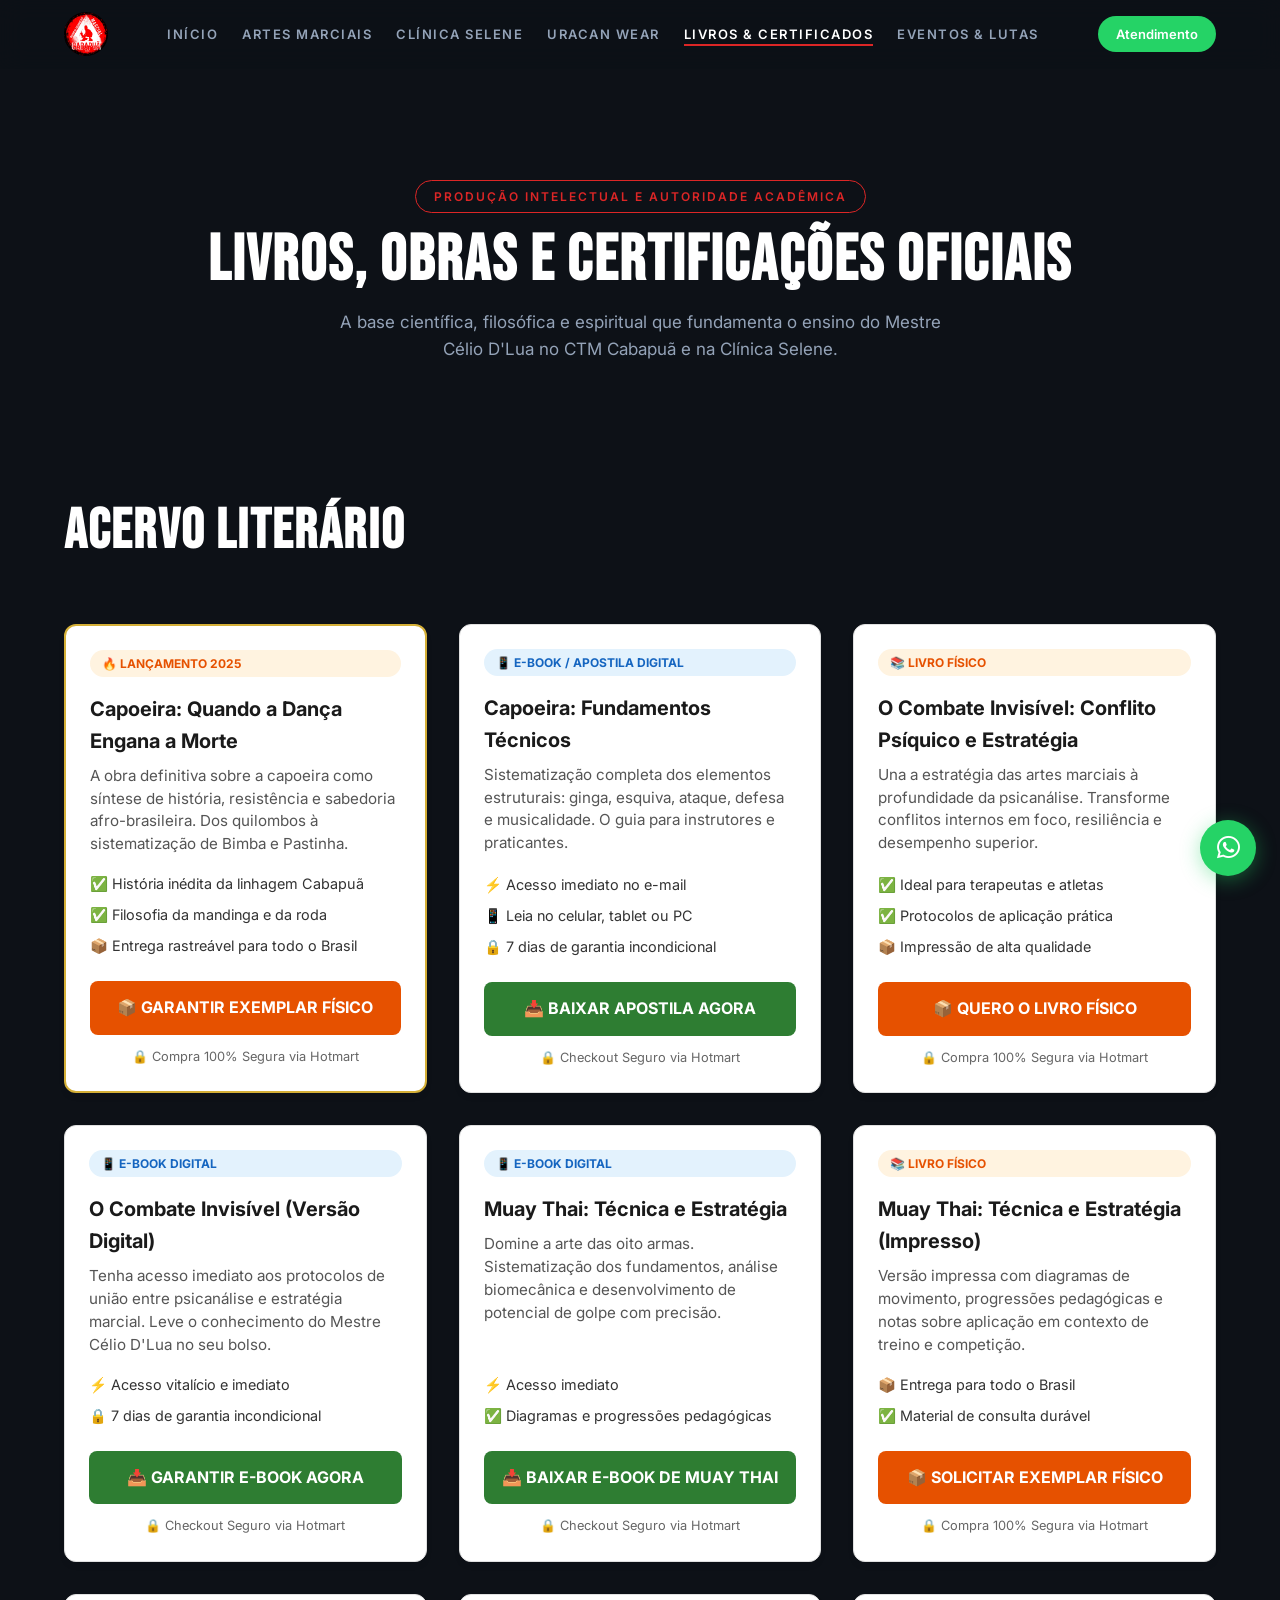
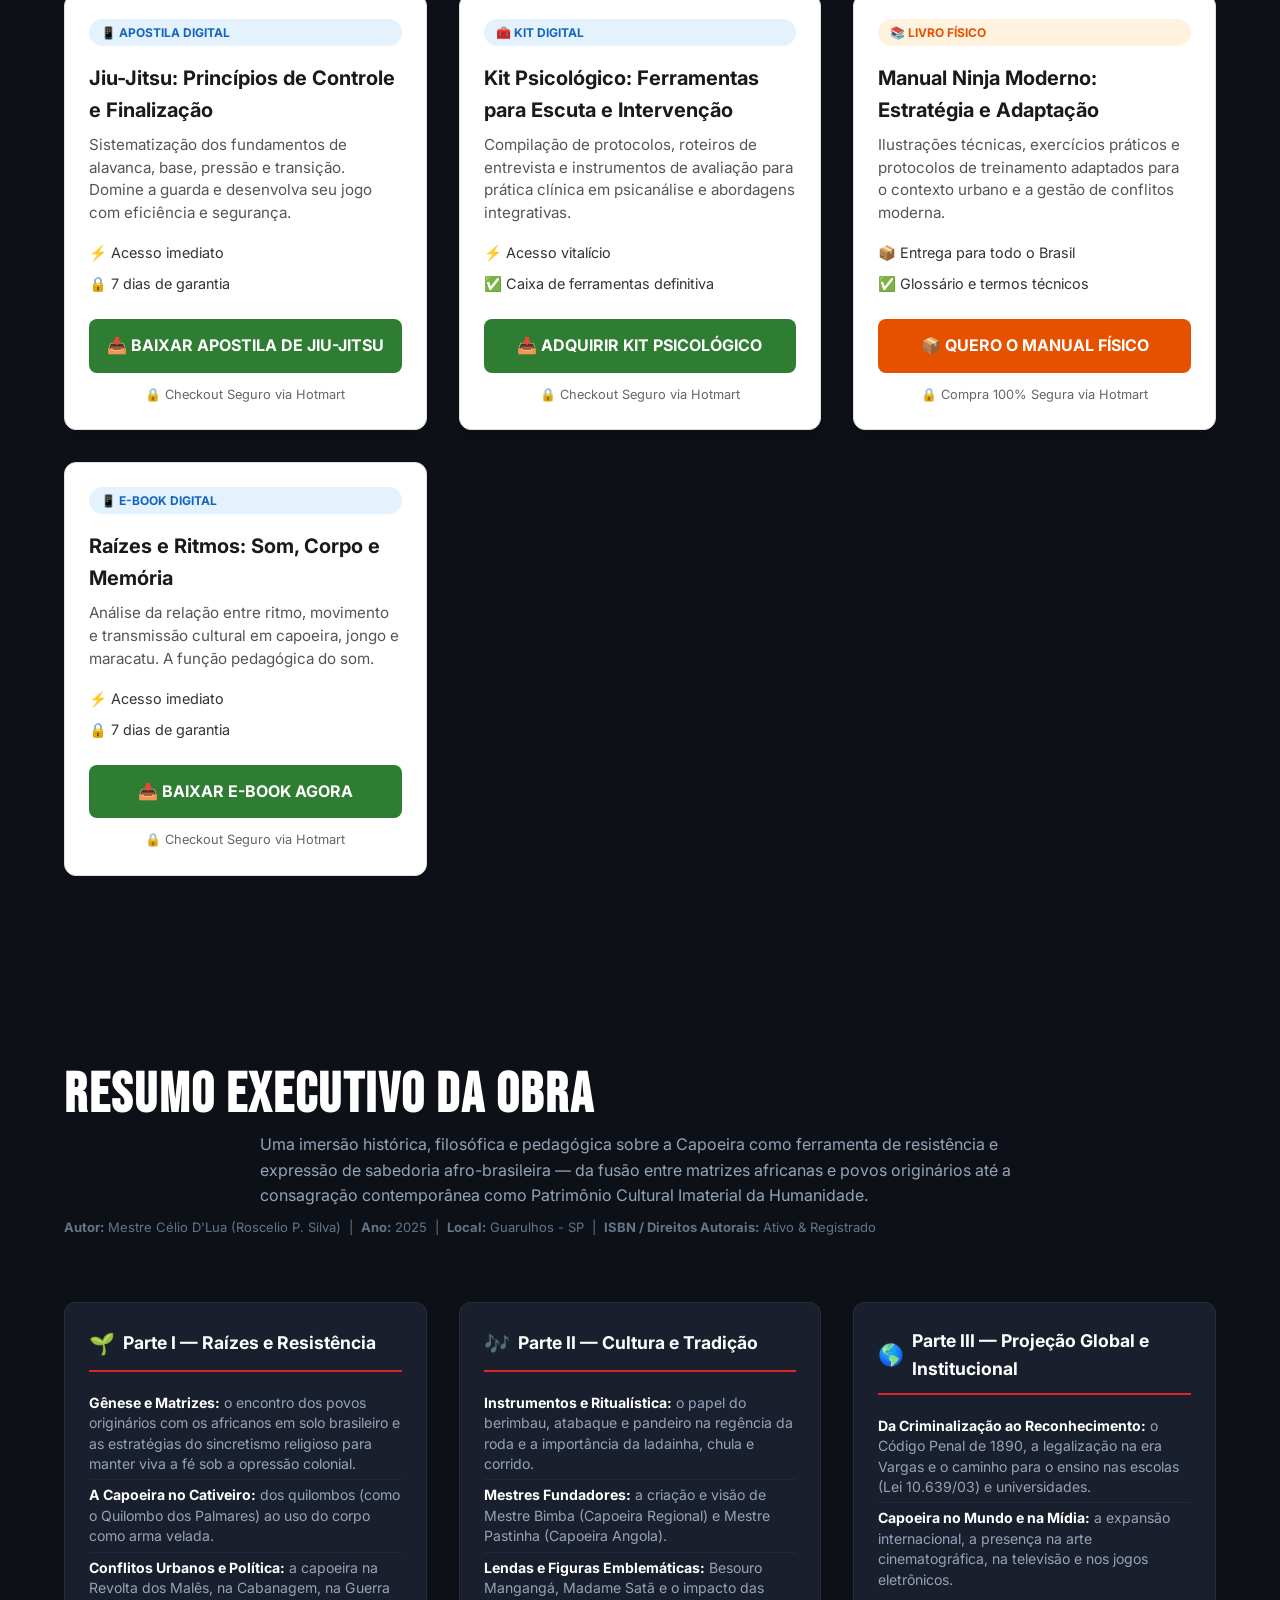
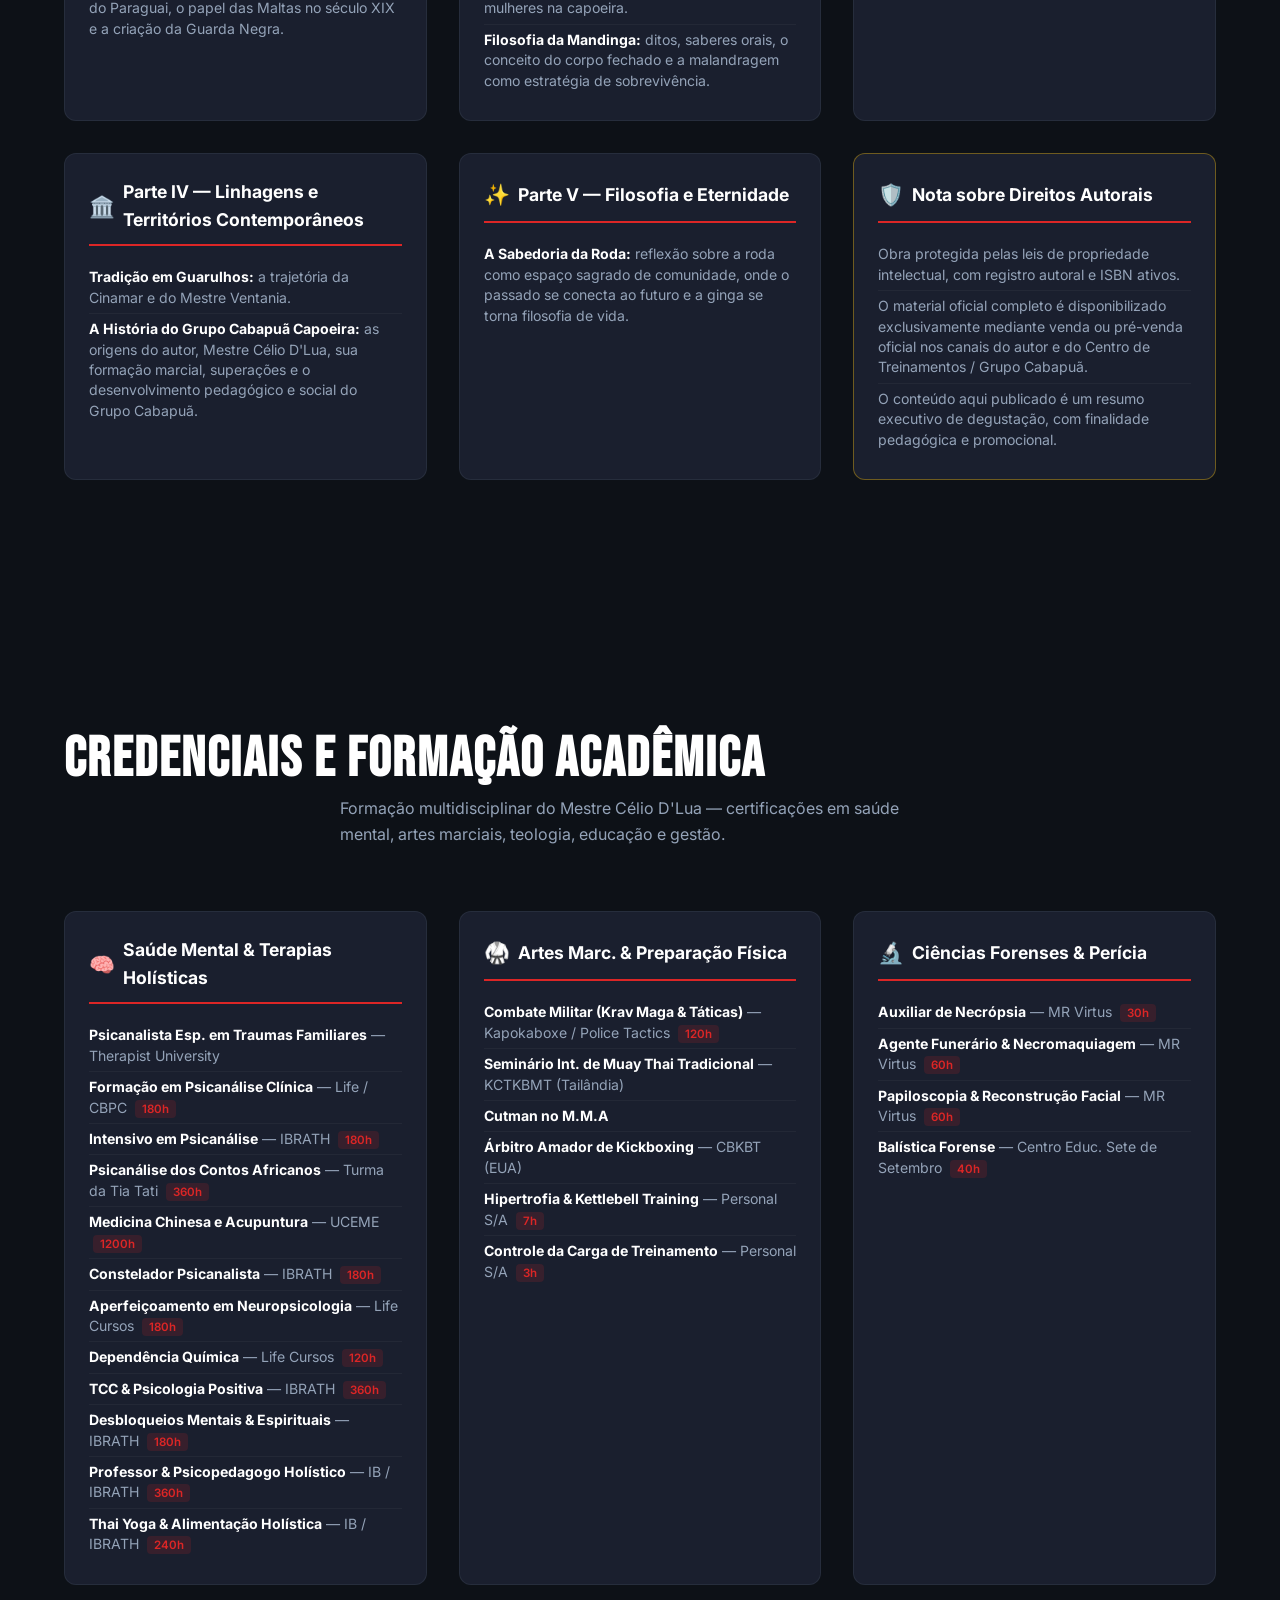
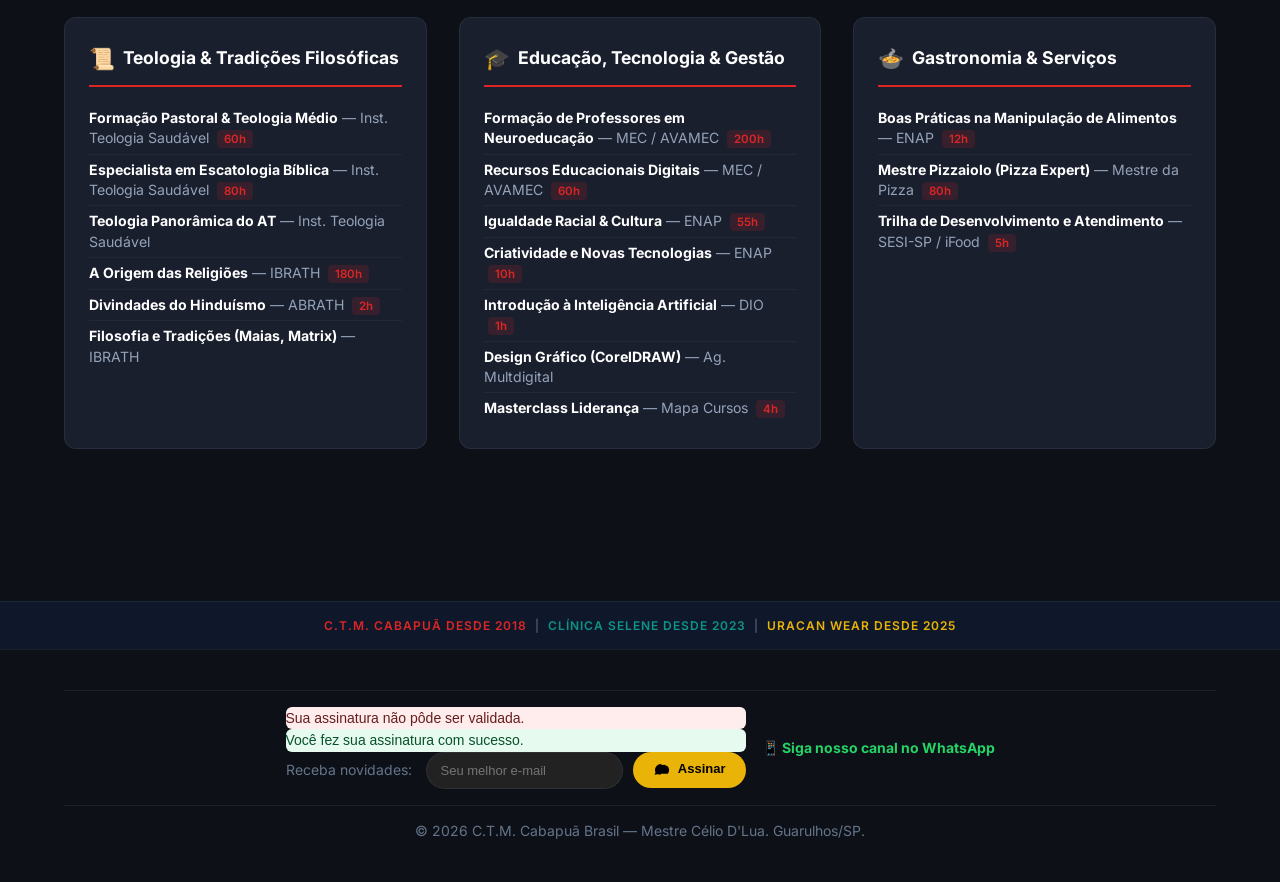
<file: acervo.html>
﻿<!DOCTYPE html>
<html lang="pt-BR">
<head>
  <meta charset="UTF-8" />
  <meta name="viewport" content="width=device-width, initial-scale=1.0" />
  <title>Acervo Literário & Certificações — Mestre Célio D'Lua</title>
  <meta name="description" content="Obra literária Capoeira – Quando a Dança Engana a Morte, do Mestre Célio D'Lua. Registro ISBN e credenciais oficiais de formação." />
  <meta http-equiv="X-Content-Type-Options" content="nosniff" />
  <meta name="referrer" content="no-referrer-when-downgrade" />
  <link rel="preconnect" href="https://fonts.googleapis.com" />
  <link rel="preconnect" href="https://fonts.gstatic.com" crossorigin />
  <link href="https://fonts.googleapis.com/css2?family=Bebas+Neue&family=Inter:wght@400;500;600;700&display=swap" rel="stylesheet" />
  <link rel="stylesheet" href="https://cdnjs.cloudflare.com/ajax/libs/font-awesome/6.5.0/css/all.min.css" crossorigin="anonymous" referrerpolicy="no-referrer" />
  <link rel="icon" href="favicon.ico" sizes="any" />
  <link rel="icon" type="image/png" href="favicon-192.png" sizes="192x192" />
  <link rel="apple-touch-icon" href="favicon-192.png" />
  <link rel="stylesheet" href="style.css" />
  <link rel="stylesheet" href="https://sibforms.com/forms/end-form/build/sib-styles.css">

  <!-- ESTILO DOS CARDS DE PRODUTOS HOTMART -->
  <style>
    .acervo-grid {
      display: grid;
      grid-template-columns: repeat(auto-fit, minmax(300px, 1fr));
      gap: 2rem;
      padding: 2rem 0;
    }
    .product-card {
      background: #fff;
      border: 1px solid #e0e0e0;
      border-radius: 12px;
      padding: 1.5rem;
      box-shadow: 0 4px 6px rgba(0,0,0,0.05);
      transition: transform 0.3s ease, box-shadow 0.3s ease;
      display: flex;
      flex-direction: column;
    }
    .product-card:hover {
      transform: translateY(-5px);
      box-shadow: 0 10px 20px rgba(0,0,0,0.1);
    }
    .badge {
      display: inline-block;
      padding: 4px 12px;
      border-radius: 20px;
      font-size: 0.75rem;
      font-weight: bold;
      text-transform: uppercase;
      margin-bottom: 1rem;
    }
    .badge-digital { background: #e3f2fd; color: #1565c0; }
    .badge-fisico { background: #fff3e0; color: #e65100; }
    
    .product-card h3 {
      font-size: 1.25rem;
      margin: 0 0 0.5rem 0;
      color: #1a1a1a;
    }
    .product-card p {
      font-size: 0.95rem;
      color: #555;
      line-height: 1.5;
      flex-grow: 1;
    }
    .benefits-list {
      list-style: none;
      padding: 0;
      margin: 1rem 0;
      font-size: 0.9rem;
      color: #333;
    }
    .benefits-list li { margin-bottom: 0.5rem; }
    
    .cta-button {
      display: block;
      width: 100%;
      padding: 14px;
      text-align: center;
      background: #2e7d32;
      color: white;
      text-decoration: none;
      font-weight: bold;
      border-radius: 8px;
      font-size: 1rem;
      transition: background 0.3s;
      border: none;
      cursor: pointer;
    }
    .cta-button:hover { background: #1b5e20; }
    .cta-button.fisico { background: #e65100; }
    .cta-button.fisico:hover { background: #bf360c; }
    
    .secure-checkout {
      text-align: center;
      font-size: 0.8rem;
      color: #666;
      margin-top: 0.75rem;
      display: flex;
      align-items: center;
      justify-content: center;
      gap: 5px;
    }
  </style>
</head>
<body>
  <header class="main-header" id="navbar">
    <div class="container header-container">
      <div class="logo"><a href="index.html"><img src="logo-ctm-cabapua.jpg" alt="C.T.M. Cabapuã Brasil" class="logo-img" style="height:44px;width:44px;border-radius:50%;object-fit:cover;" /></a></div>
      <button class="nav-toggle" id="navToggle" aria-label="Menu"><i class="fas fa-bars"></i></button>
      <nav class="nav-menu" id="navLinks">
        <ul>
          <li><a href="index.html">Início</a></li>
          <li><a href="ctm.html">Artes Marciais</a></li>
          <li><a href="selene.html">Clínica Selene</a></li>
          <li><a href="uracan.html">Uracan Wear</a></li>
          <li><a href="acervo.html" class="active">Livros & Certificados</a></li>
          <li><a href="eventos.html">Eventos & Lutas</a></li>
        </ul>
      </nav>
      <a href="https://wa.me/5511965962262" class="btn-whatsapp-nav" target="_blank" rel="noopener noreferrer">Atendimento</a>
    </div>
  </header>

  <main class="acervo-container">
    <section class="hero-acervo">
      <span class="badge-tag reveal">PRODUÇÃO INTELECTUAL E AUTORIDADE ACADÊMICA</span>
      <h1 class="reveal reveal-delay-1">Livros, Obras e Certificações Oficiais</h1>
      <p class="reveal reveal-delay-2">A base científica, filosófica e espiritual que fundamenta o ensino do Mestre Célio D'Lua no CTM Cabapuã e na Clínica Selene.</p>
    </section>

<section class="livros-section">
      <h2 class="section-title" style="margin-bottom:32px;">Acervo Literário</h2>
<div class="acervo-grid">

  <!-- DESTAQUE PRINCIPAL: CAPOEIRA -->
  <div class="product-card" style="border: 2px solid #d4af37;">
    <span class="badge badge-fisico">🔥 Lançamento 2025</span>
    <h3>Capoeira: Quando a Dança Engana a Morte</h3>
    <p>A obra definitiva sobre a capoeira como síntese de história, resistência e sabedoria afro-brasileira. Dos quilombos à sistematização de Bimba e Pastinha.</p>
    <ul class="benefits-list">
      <li>✅ História inédita da linhagem Cabapuã</li>
      <li>✅ Filosofia da mandinga e da roda</li>
      <li>📦 Entrega rastreável para todo o Brasil</li>
    </ul>
    <a href="https://go.hotmart.com/L102405996G" class="cta-button fisico" target="_blank" rel="noopener noreferrer">📦 GARANTIR EXEMPLAR FÍSICO</a>
    <div class="secure-checkout">🔒 Compra 100% Segura via Hotmart</div>
  </div>

  <!-- CAPOEIRA: FUNDAMENTOS (DIGITAL) -->
  <div class="product-card">
    <span class="badge badge-digital">📱 E-book / Apostila Digital</span>
    <h3>Capoeira: Fundamentos Técnicos</h3>
    <p>Sistematização completa dos elementos estruturais: ginga, esquiva, ataque, defesa e musicalidade. O guia para instrutores e praticantes.</p>
    <ul class="benefits-list">
      <li>⚡ Acesso imediato no e-mail</li>
      <li>📱 Leia no celular, tablet ou PC</li>
      <li>🔒 7 dias de garantia incondicional</li>
    </ul>
    <a href="https://go.hotmart.com/L102700229S" class="cta-button" target="_blank" rel="noopener noreferrer">📥 BAIXAR APOSTILA AGORA</a>
    <div class="secure-checkout">🔒 Checkout Seguro via Hotmart</div>
  </div>

  <!-- O COMBATE INVISÍVEL (FÍSICO) -->
  <div class="product-card">
    <span class="badge badge-fisico">📚 Livro Físico</span>
    <h3>O Combate Invisível: Conflito Psíquico e Estratégia</h3>
    <p>Una a estratégia das artes marciais à profundidade da psicanálise. Transforme conflitos internos em foco, resiliência e desempenho superior.</p>
    <ul class="benefits-list">
      <li>✅ Ideal para terapeutas e atletas</li>
      <li>✅ Protocolos de aplicação prática</li>
      <li>📦 Impressão de alta qualidade</li>
    </ul>
    <a href="https://go.hotmart.com/K102653158G" class="cta-button fisico" target="_blank" rel="noopener noreferrer">📦 QUERO O LIVRO FÍSICO</a>
    <div class="secure-checkout">🔒 Compra 100% Segura via Hotmart</div>
  </div>

  <!-- O COMBATE INVISÍVEL (DIGITAL) -->
  <div class="product-card">
    <span class="badge badge-digital">📱 E-book Digital</span>
    <h3>O Combate Invisível (Versão Digital)</h3>
    <p>Tenha acesso imediato aos protocolos de união entre psicanálise e estratégia marcial. Leve o conhecimento do Mestre Célio D'Lua no seu bolso.</p>
    <ul class="benefits-list">
      <li>⚡ Acesso vitalício e imediato</li>
      <li>🔒 7 dias de garantia incondicional</li>
    </ul>
    <a href="https://go.hotmart.com/S102406469A" class="cta-button" target="_blank" rel="noopener noreferrer">📥 GARANTIR E-BOOK AGORA</a>
    <div class="secure-checkout">🔒 Checkout Seguro via Hotmart</div>
  </div>

  <!-- MUAY THAI (DIGITAL) -->
  <div class="product-card">
    <span class="badge badge-digital">📱 E-book Digital</span>
    <h3>Muay Thai: Técnica e Estratégia</h3>
    <p>Domine a arte das oito armas. Sistematização dos fundamentos, análise biomecânica e desenvolvimento de potencial de golpe com precisão.</p>
    <ul class="benefits-list">
      <li>⚡ Acesso imediato</li>
      <li>✅ Diagramas e progressões pedagógicas</li>
    </ul>
    <a href="https://go.hotmart.com/E102117942Y" class="cta-button" target="_blank" rel="noopener noreferrer">📥 BAIXAR E-BOOK DE MUAY THAI</a>
    <div class="secure-checkout">🔒 Checkout Seguro via Hotmart</div>
  </div>

  <!-- MUAY THAI (FÍSICO) -->
  <div class="product-card">
    <span class="badge badge-fisico">📚 Livro Físico</span>
    <h3>Muay Thai: Técnica e Estratégia (Impresso)</h3>
    <p>Versão impressa com diagramas de movimento, progressões pedagógicas e notas sobre aplicação em contexto de treino e competição.</p>
    <ul class="benefits-list">
      <li>📦 Entrega para todo o Brasil</li>
      <li>✅ Material de consulta durável</li>
    </ul>
    <a href="https://go.hotmart.com/R102166469H" class="cta-button fisico" target="_blank" rel="noopener noreferrer">📦 SOLICITAR EXEMPLAR FÍSICO</a>
    <div class="secure-checkout">🔒 Compra 100% Segura via Hotmart</div>
  </div>

  <!-- JIU-JITSU (DIGITAL) -->
  <div class="product-card">
    <span class="badge badge-digital">📱 Apostila Digital</span>
    <h3>Jiu-Jitsu: Princípios de Controle e Finalização</h3>
    <p>Sistematização dos fundamentos de alavanca, base, pressão e transição. Domine a guarda e desenvolva seu jogo com eficiência e segurança.</p>
    <ul class="benefits-list">
      <li>⚡ Acesso imediato</li>
      <li>🔒 7 dias de garantia</li>
    </ul>
    <a href="https://go.hotmart.com/R102406213R" class="cta-button" target="_blank" rel="noopener noreferrer">📥 BAIXAR APOSTILA DE JIU-JITSU</a>
    <div class="secure-checkout">🔒 Checkout Seguro via Hotmart</div>
  </div>

  <!-- KIT PSICOLÓGICO -->
  <div class="product-card">
    <span class="badge badge-digital">🧰 Kit Digital</span>
    <h3>Kit Psicológico: Ferramentas para Escuta e Intervenção</h3>
    <p>Compilação de protocolos, roteiros de entrevista e instrumentos de avaliação para prática clínica em psicanálise e abordagens integrativas.</p>
    <ul class="benefits-list">
      <li>⚡ Acesso vitalício</li>
      <li>✅ Caixa de ferramentas definitiva</li>
    </ul>
    <a href="https://go.hotmart.com/P102230907E" class="cta-button" target="_blank" rel="noopener noreferrer">📥 ADQUIRIR KIT PSICOLÓGICO</a>
    <div class="secure-checkout">🔒 Checkout Seguro via Hotmart</div>
  </div>

  <!-- MANUAL NINJA MODERNO (FÍSICO) -->
  <div class="product-card">
    <span class="badge badge-fisico">📚 Livro Físico</span>
    <h3>Manual Ninja Moderno: Estratégia e Adaptação</h3>
    <p>Ilustrações técnicas, exercícios práticos e protocolos de treinamento adaptados para o contexto urbano e a gestão de conflitos moderna.</p>
    <ul class="benefits-list">
      <li>📦 Entrega para todo o Brasil</li>
      <li>✅ Glossário e termos técnicos</li>
    </ul>
    <a href="https://go.hotmart.com/R102976709Q" class="cta-button fisico" target="_blank" rel="noopener noreferrer">📦 QUERO O MANUAL FÍSICO</a>
    <div class="secure-checkout">🔒 Compra 100% Segura via Hotmart</div>
  </div>

  <!-- RAÍZES E RITMOS -->
  <div class="product-card">
    <span class="badge badge-digital">📱 E-book Digital</span>
    <h3>Raízes e Ritmos: Som, Corpo e Memória</h3>
    <p>Análise da relação entre ritmo, movimento e transmissão cultural em capoeira, jongo e maracatu. A função pedagógica do som.</p>
    <ul class="benefits-list">
      <li>⚡ Acesso imediato</li>
      <li>🔒 7 dias de garantia</li>
    </ul>
    <a href="https://go.hotmart.com/T105002334F" class="cta-button" target="_blank" rel="noopener noreferrer">📥 BAIXAR E-BOOK AGORA</a>
    <div class="secure-checkout">🔒 Checkout Seguro via Hotmart</div>
  </div>

</div>

</section>

    <section class="resumo-section" style="margin-bottom:60px;">
      <h2 class="section-title" style="margin-bottom:8px;">Resumo Executivo da Obra</h2>
      <p class="section-desc" style="margin-bottom:8px;max-width:760px;">Uma imersão histórica, filosófica e pedagógica sobre a Capoeira como ferramenta de resistência e expressão de sabedoria afro-brasileira — da fusão entre matrizes africanas e povos originários até a consagração contemporânea como Patrimônio Cultural Imaterial da Humanidade.</p>
      <div style="font-size:13px;color:var(--text-muted);margin-bottom:32px;"><strong>Autor:</strong> Mestre Célio D'Lua (Roscelio P. Silva) &nbsp;|&nbsp; <strong>Ano:</strong> 2025 &nbsp;|&nbsp; <strong>Local:</strong> Guarulhos - SP &nbsp;|&nbsp; <strong>ISBN / Direitos Autorais:</strong> Ativo &amp; Registrado</div>

      <div class="acervo-grid">
        <div class="acervo-card reveal">
          <h3 class="acervo-card-title"><span>🌱</span> Parte I — Raízes e Resistência</h3>
          <ul class="acervo-card-list">
            <li><strong>Gênese e Matrizes:</strong> o encontro dos povos originários com os africanos em solo brasileiro e as estratégias do sincretismo religioso para manter viva a fé sob a opressão colonial.</li>
            <li><strong>A Capoeira no Cativeiro:</strong> dos quilombos (como o Quilombo dos Palmares) ao uso do corpo como arma velada.</li>
            <li><strong>Conflitos Urbanos e Política:</strong> a capoeira na Revolta dos Malês, na Cabanagem, na Guerra do Paraguai, o papel das Maltas no século XIX e a criação da Guarda Negra.</li>
          </ul>
        </div>

        <div class="acervo-card reveal reveal-delay-1">
          <h3 class="acervo-card-title"><span>🎶</span> Parte II — Cultura e Tradição</h3>
          <ul class="acervo-card-list">
            <li><strong>Instrumentos e Ritualística:</strong> o papel do berimbau, atabaque e pandeiro na regência da roda e a importância da ladainha, chula e corrido.</li>
            <li><strong>Mestres Fundadores:</strong> a criação e visão de Mestre Bimba (Capoeira Regional) e Mestre Pastinha (Capoeira Angola).</li>
            <li><strong>Lendas e Figuras Emblemáticas:</strong> Besouro Mangangá, Madame Satã e o impacto das mulheres na capoeira.</li>
            <li><strong>Filosofia da Mandinga:</strong> ditos, saberes orais, o conceito do corpo fechado e a malandragem como estratégia de sobrevivência.</li>
          </ul>
        </div>

        <div class="acervo-card reveal reveal-delay-1">
          <h3 class="acervo-card-title"><span>🌎</span> Parte III — Projeção Global e Institucional</h3>
          <ul class="acervo-card-list">
            <li><strong>Da Criminalização ao Reconhecimento:</strong> o Código Penal de 1890, a legalização na era Vargas e o caminho para o ensino nas escolas (Lei 10.639/03) e universidades.</li>
            <li><strong>Capoeira no Mundo e na Mídia:</strong> a expansão internacional, a presença na arte cinematográfica, na televisão e nos jogos eletrônicos.</li>
          </ul>
        </div>

        <div class="acervo-card reveal reveal-delay-2">
          <h3 class="acervo-card-title"><span>🏛️</span> Parte IV — Linhagens e Territórios Contemporâneos</h3>
          <ul class="acervo-card-list">
            <li><strong>Tradição em Guarulhos:</strong> a trajetória da Cinamar e do Mestre Ventania.</li>
            <li><strong>A História do Grupo Cabapuã Capoeira:</strong> as origens do autor, Mestre Célio D'Lua, sua formação marcial, superações e o desenvolvimento pedagógico e social do Grupo Cabapuã.</li>
          </ul>
        </div>

        <div class="acervo-card reveal reveal-delay-2">
          <h3 class="acervo-card-title"><span>✨</span> Parte V — Filosofia e Eternidade</h3>
          <ul class="acervo-card-list">
            <li><strong>A Sabedoria da Roda:</strong> reflexão sobre a roda como espaço sagrado de comunidade, onde o passado se conecta ao futuro e a ginga se torna filosofia de vida.</li>
          </ul>
        </div>

        <div class="acervo-card reveal reveal-delay-3" style="border-color:rgba(234,179,8,0.4);">
          <h3 class="acervo-card-title"><span>🛡️</span> Nota sobre Direitos Autorais</h3>
          <ul class="acervo-card-list">
            <li>Obra protegida pelas leis de propriedade intelectual, com registro autoral e ISBN ativos.</li>
            <li>O material oficial completo é disponibilizado exclusivamente mediante venda ou pré-venda oficial nos canais do autor e do Centro de Treinamentos / Grupo Cabapuã.</li>
            <li>O conteúdo aqui publicado é um resumo executivo de degustação, com finalidade pedagógica e promocional.</li>
          </ul>
        </div>
      </div>
    </section>

    <section class="certificados-section">
      <h2 class="section-title" style="margin-bottom:8px;">Credenciais e Formação Acadêmica</h2>
      <p class="section-desc" style="margin-bottom:32px;">Formação multidisciplinar do Mestre Célio D'Lua — certificações em saúde mental, artes marciais, teologia, educação e gestão.</p>

      <div class="acervo-grid">
        <!-- CARD 1: SAÚDE MENTAL -->
        <div class="acervo-card reveal">
          <h3 class="acervo-card-title"><span>🧠</span> Saúde Mental & Terapias Holísticas</h3>
          <ul class="acervo-card-list">
            <li><strong>Psicanalista Esp. em Traumas Familiares</strong> — Therapist University</li>
            <li><strong>Formação em Psicanálise Clínica</strong> — Life / CBPC <span class="tag-ch">180h</span></li>
            <li><strong>Intensivo em Psicanálise</strong> — IBRATH <span class="tag-ch">180h</span></li>
            <li><strong>Psicanálise dos Contos Africanos</strong> — Turma da Tia Tati <span class="tag-ch">360h</span></li>
            <li><strong>Medicina Chinesa e Acupuntura</strong> — UCEME <span class="tag-ch">1200h</span></li>
            <li><strong>Constelador Psicanalista</strong> — IBRATH <span class="tag-ch">180h</span></li>
            <li><strong>Aperfeiçoamento em Neuropsicologia</strong> — Life Cursos <span class="tag-ch">180h</span></li>
            <li><strong>Dependência Química</strong> — Life Cursos <span class="tag-ch">120h</span></li>
            <li><strong>TCC & Psicologia Positiva</strong> — IBRATH <span class="tag-ch">360h</span></li>
            <li><strong>Desbloqueios Mentais & Espirituais</strong> — IBRATH <span class="tag-ch">180h</span></li>
            <li><strong>Professor & Psicopedagogo Holístico</strong> — IB / IBRATH <span class="tag-ch">360h</span></li>
            <li><strong>Thai Yoga & Alimentação Holística</strong> — IB / IBRATH <span class="tag-ch">240h</span></li>
          </ul>
        </div>

        <!-- CARD 2: ARTES MARCIAIS -->
        <div class="acervo-card reveal reveal-delay-1">
          <h3 class="acervo-card-title"><span>🥋</span> Artes Marc. & Preparação Física</h3>
          <ul class="acervo-card-list">
            <li><strong>Combate Militar (Krav Maga & Táticas)</strong> — Kapokaboxe / Police Tactics <span class="tag-ch">120h</span></li>
            <li><strong>Seminário Int. de Muay Thai Tradicional</strong> — KCTKBMT (Tailândia)</li>
            <li><strong>Cutman no M.M.A</strong></li>
            <li><strong>Árbitro Amador de Kickboxing</strong> — CBKBT (EUA)</li>
            <li><strong>Hipertrofia & Kettlebell Training</strong> — Personal S/A <span class="tag-ch">7h</span></li>
            <li><strong>Controle da Carga de Treinamento</strong> — Personal S/A <span class="tag-ch">3h</span></li>
          </ul>
        </div>

        <!-- CARD 3: CIÊNCIAS FORENSES -->
        <div class="acervo-card reveal reveal-delay-1">
          <h3 class="acervo-card-title"><span>🔬</span> Ciências Forenses & Perícia</h3>
          <ul class="acervo-card-list">
            <li><strong>Auxiliar de Necrópsia</strong> — MR Virtus <span class="tag-ch">30h</span></li>
            <li><strong>Agente Funerário & Necromaquiagem</strong> — MR Virtus <span class="tag-ch">60h</span></li>
            <li><strong>Papiloscopia & Reconstrução Facial</strong> — MR Virtus <span class="tag-ch">60h</span></li>
            <li><strong>Balística Forense</strong> — Centro Educ. Sete de Setembro <span class="tag-ch">40h</span></li>
          </ul>
        </div>

        <!-- CARD 4: TEOLOGIA -->
        <div class="acervo-card reveal reveal-delay-2">
          <h3 class="acervo-card-title"><span>📜</span> Teologia & Tradições Filosóficas</h3>
          <ul class="acervo-card-list">
            <li><strong>Formação Pastoral & Teologia Médio</strong> — Inst. Teologia Saudável <span class="tag-ch">60h</span></li>
            <li><strong>Especialista em Escatologia Bíblica</strong> — Inst. Teologia Saudável <span class="tag-ch">80h</span></li>
            <li><strong>Teologia Panorâmica do AT</strong> — Inst. Teologia Saudável</li>
            <li><strong>A Origem das Religiões</strong> — IBRATH <span class="tag-ch">180h</span></li>
            <li><strong>Divindades do Hinduísmo</strong> — ABRATH <span class="tag-ch">2h</span></li>
            <li><strong>Filosofia e Tradições (Maias, Matrix)</strong> — IBRATH</li>
          </ul>
        </div>

        <!-- CARD 5: EDUCAÇÃO E TECNOLOGIA -->
        <div class="acervo-card reveal reveal-delay-2">
          <h3 class="acervo-card-title"><span>🎓</span> Educação, Tecnologia & Gestão</h3>
          <ul class="acervo-card-list">
            <li><strong>Formação de Professores em Neuroeducação</strong> — MEC / AVAMEC <span class="tag-ch">200h</span></li>
            <li><strong>Recursos Educacionais Digitais</strong> — MEC / AVAMEC <span class="tag-ch">60h</span></li>
            <li><strong>Igualdade Racial & Cultura</strong> — ENAP <span class="tag-ch">55h</span></li>
            <li><strong>Criatividade e Novas Tecnologias</strong> — ENAP <span class="tag-ch">10h</span></li>
            <li><strong>Introdução à Inteligência Artificial</strong> — DIO <span class="tag-ch">1h</span></li>
            <li><strong>Design Gráfico (CorelDRAW)</strong> — Ag. Multdigital</li>
            <li><strong>Masterclass Liderança</strong> — Mapa Cursos <span class="tag-ch">4h</span></li>
          </ul>
        </div>

        <!-- CARD 6: GASTRONOMIA -->
        <div class="acervo-card reveal reveal-delay-3">
          <h3 class="acervo-card-title"><span>🍲</span> Gastronomia & Serviços</h3>
          <ul class="acervo-card-list">
            <li><strong>Boas Práticas na Manipulação de Alimentos</strong> — ENAP <span class="tag-ch">12h</span></li>
            <li><strong>Mestre Pizzaiolo (Pizza Expert)</strong> — Mestre da Pizza <span class="tag-ch">80h</span></li>
            <li><strong>Trilha de Desenvolvimento e Atendimento</strong> — SESI-SP / iFood <span class="tag-ch">5h</span></li>
          </ul>
        </div>
      </div>
    </section>
  </main>

  <div class="timeline-bar">
    <div class="container">
      <p><span class="t-red">C.T.M. Cabapuã desde 2018</span> &nbsp;|&nbsp; <span class="t-teal">Clínica Selene desde 2023</span> &nbsp;|&nbsp; <span class="t-gold">Uracan Wear desde 2025</span></p>
    </div>
  </div>
  <footer class="main-footer">
    <div class="container">
      <div style="display:flex;flex-wrap:wrap;align-items:center;justify-content:center;gap:16px;padding:16px 0;margin-bottom:14px;border-top:1px solid var(--border-subtle);border-bottom:1px solid var(--border-subtle);">
                <div class="sib-form" style="background:transparent;text-align:left;flex:1;min-width:280px;max-width:460px;">
          <div id="sib-form-container" class="sib-form-container">
            <div id="error-message" class="sib-form-message-panel" style="font-family:Helvetica,sans-serif;font-size:14px;text-align:left;color:#661d1d;background-color:#ffeded;border-color:#ff4949;border-radius:6px;max-width:460px;">
              <div class="sib-form-message-panel__text sib-form-message-panel__text--center">
                <span class="sib-form-message-panel__inner-text">Sua assinatura não pôde ser validada.</span>
              </div>
            </div>
            <div id="success-message" class="sib-form-message-panel" style="font-family:Helvetica,sans-serif;font-size:14px;text-align:left;color:#085229;background-color:#e7faf0;border-color:#13ce66;border-radius:6px;max-width:460px;">
              <div class="sib-form-message-panel__text sib-form-message-panel__text--center">
                <span class="sib-form-message-panel__inner-text">Você fez sua assinatura com sucesso.</span>
              </div>
            </div>
            <div id="sib-container" class="sib-container sib-container--horizontal" style="background:transparent;padding:0;margin:0;">
              <form id="sib-form" method="POST" action="https://e9878ea3.sibforms.com/serve/[base64]" data-type="subscription" style="display:flex;flex-wrap:wrap;align-items:center;gap:10px;margin:0;">
                <label for="EMAIL" style="font-size:14px;color:var(--text-muted);margin-right:4px;">Receba novidades:</label>
                <div class="sib-input" style="flex:1;min-width:180px;">
                  <div class="form__entry" style="position:relative;">
                    <input type="email" class="input" id="EMAIL" name="EMAIL" placeholder="Seu melhor e-mail" required data-required="true" autocomplete="off" style="width:100%;padding:10px 14px;border:1px solid var(--border-subtle);border-radius:50px;background:#222;color:#fff;box-sizing:border-box;font-size:13px;" />
                    <label class="entry__error entry__error--primary" style="font-family:Helvetica, sans-serif; font-size:12px; text-align:left; color:#661d1d; background-color:#ffeded; border-color:#ff4949; border-radius:3px;"></label>
                  </div>
                </div>
                <button type="submit" class="sib-form-block__button sib-form-block__button-with-loader" form="sib-form" style="background-color:var(--accent-gold);color:#000;padding:10px 20px;border:none;border-radius:50px;font-weight:bold;cursor:pointer;font-size:13px;line-height:1;min-height:0;">
                  <svg class="icon clickable__icon progress-indicator__icon sib-hide-loader-icon" viewBox="0 0 512 512" style="width:16px;height:16px;vertical-align:middle;margin-right:6px;">
                    <path d="M460.116 373.846l-20.823-12.022c-5.541-3.199-7.54-10.159-4.663-15.874 10.423-28.618 15.822-59.097 15.822-91.096 0-106.23-86.408-192.636-192.636-192.636S64.982 148.738 64.982 254.968c0 31.999 5.399 62.478 15.822 91.096 2.877 5.715.878 12.675-4.663 15.874l-20.823 12.022c-5.541 3.199-7.54 10.159-4.663 15.874 5.25 9.088 15.26 14.702 25.992 14.702h2.762c1.31 0 2.626-.084 3.937-.248 7.816-1.216 15.489-3.131 22.833-5.673 9.905-3.463 20.801-5.268 31.872-5.268h24.156c11.07 0 21.967 1.805 31.872 5.268 7.344 2.542 15.017 4.457 22.833 5.673 1.311.164 2.627.248 3.937.248h2.762c10.732 0 20.742-5.614 25.992-14.702 2.877-5.715.878-12.675-4.663-15.874zM256.016 95.104c-88.211 0-159.744 71.533-159.744 159.744 0 57.274 30.203 107.4 75.465 135.875v-19.486c0-22.976 8.408-44.843 22.303-61.678l8.448-10.248-4.202-12.867c-9.703-29.702-15.322-60.275-15.322-91.399 0-68.052 55.357-123.409 123.409-123.409s123.409 55.357 123.409 123.409c0 31.124-5.619 61.697-15.322 91.399l-4.202 12.867 8.448 10.248c13.895 16.831 22.303 38.702 22.303 61.678v19.486c45.262-28.475 75.465-78.601 75.465-135.875 0-88.211-71.533-159.744-159.744-159.744z"/>
                  </svg>
                  <span class="sib-form-block__button-text">Assinar</span>
                </button>
                <input type="text" name="email_address_check" value="" class="input--hidden" style="display:none;">
                <input type="hidden" name="locale" value="pt">
              </form>
            </div>
          </div>
        </div>
        <a href="https://whatsapp.com/channel/0029VbCqieN1dAvyyLTeea2K" target="_blank" rel="noopener noreferrer" style="color:#25D366;text-decoration:none;font-weight:bold;font-size:14px;">📱 Siga nosso canal no WhatsApp</a>
      </div>
      <p>&copy; 2026 C.T.M. Cabapuã Brasil — Mestre Célio D'Lua. Guarulhos/SP.</p>
    </div>
  </footer>

  <a href="https://wa.me/5511965962262?text=Ol%C3%A1!%20Acessei%20o%20site%20cabapua.com.br%20e%20gostaria%20de%20saber%20mais%20sobre%20o%20acervo%20liter%C3%A1rio" target="_blank" rel="noopener noreferrer" class="wa-float" aria-label="WhatsApp"><i class="fab fa-whatsapp"></i></a>

  <script>
    (function() {
      const toggle = document.getElementById('navToggle');
      const navMenu = document.getElementById('navLinks');
      if (toggle && navMenu) {
        toggle.addEventListener('click', function() {
          const menu = navMenu.querySelector('ul');
          if (menu) menu.classList.toggle('open');
          toggle.querySelector('i').className = menu && menu.classList.contains('open') ? 'fas fa-times' : 'fas fa-bars';
        });
        navMenu.querySelectorAll('a').forEach(function(link) {
          link.addEventListener('click', function() {
            const menu = navMenu.querySelector('ul');
            if (menu) menu.classList.remove('open');
            toggle.querySelector('i').className = 'fas fa-bars';
          });
        });
      }
      const header = document.getElementById('navbar');
      window.addEventListener('scroll', function() {
        header.classList.toggle('scrolled', window.scrollY > 40);
      }, { passive: true });

      const revealElements = document.querySelectorAll('.reveal');
      if (revealElements.length > 0 && 'IntersectionObserver' in window) {
        const observer = new IntersectionObserver(function(entries) {
          entries.forEach(function(entry) {
            if (entry.isIntersecting) { entry.target.classList.add('visible'); observer.unobserve(entry.target); }
          });
        }, { threshold: 0.1, rootMargin: '0px 0px -40px 0px' });
        revealElements.forEach(function(el) { observer.observe(el); });
      } else {
        revealElements.forEach(function(el) { el.classList.add('visible'); });
      }
    })();
  </script>
  <script defer src="https://sibforms.com/forms/end-form/build/main.js"></script>
</body>
</html>
</file>
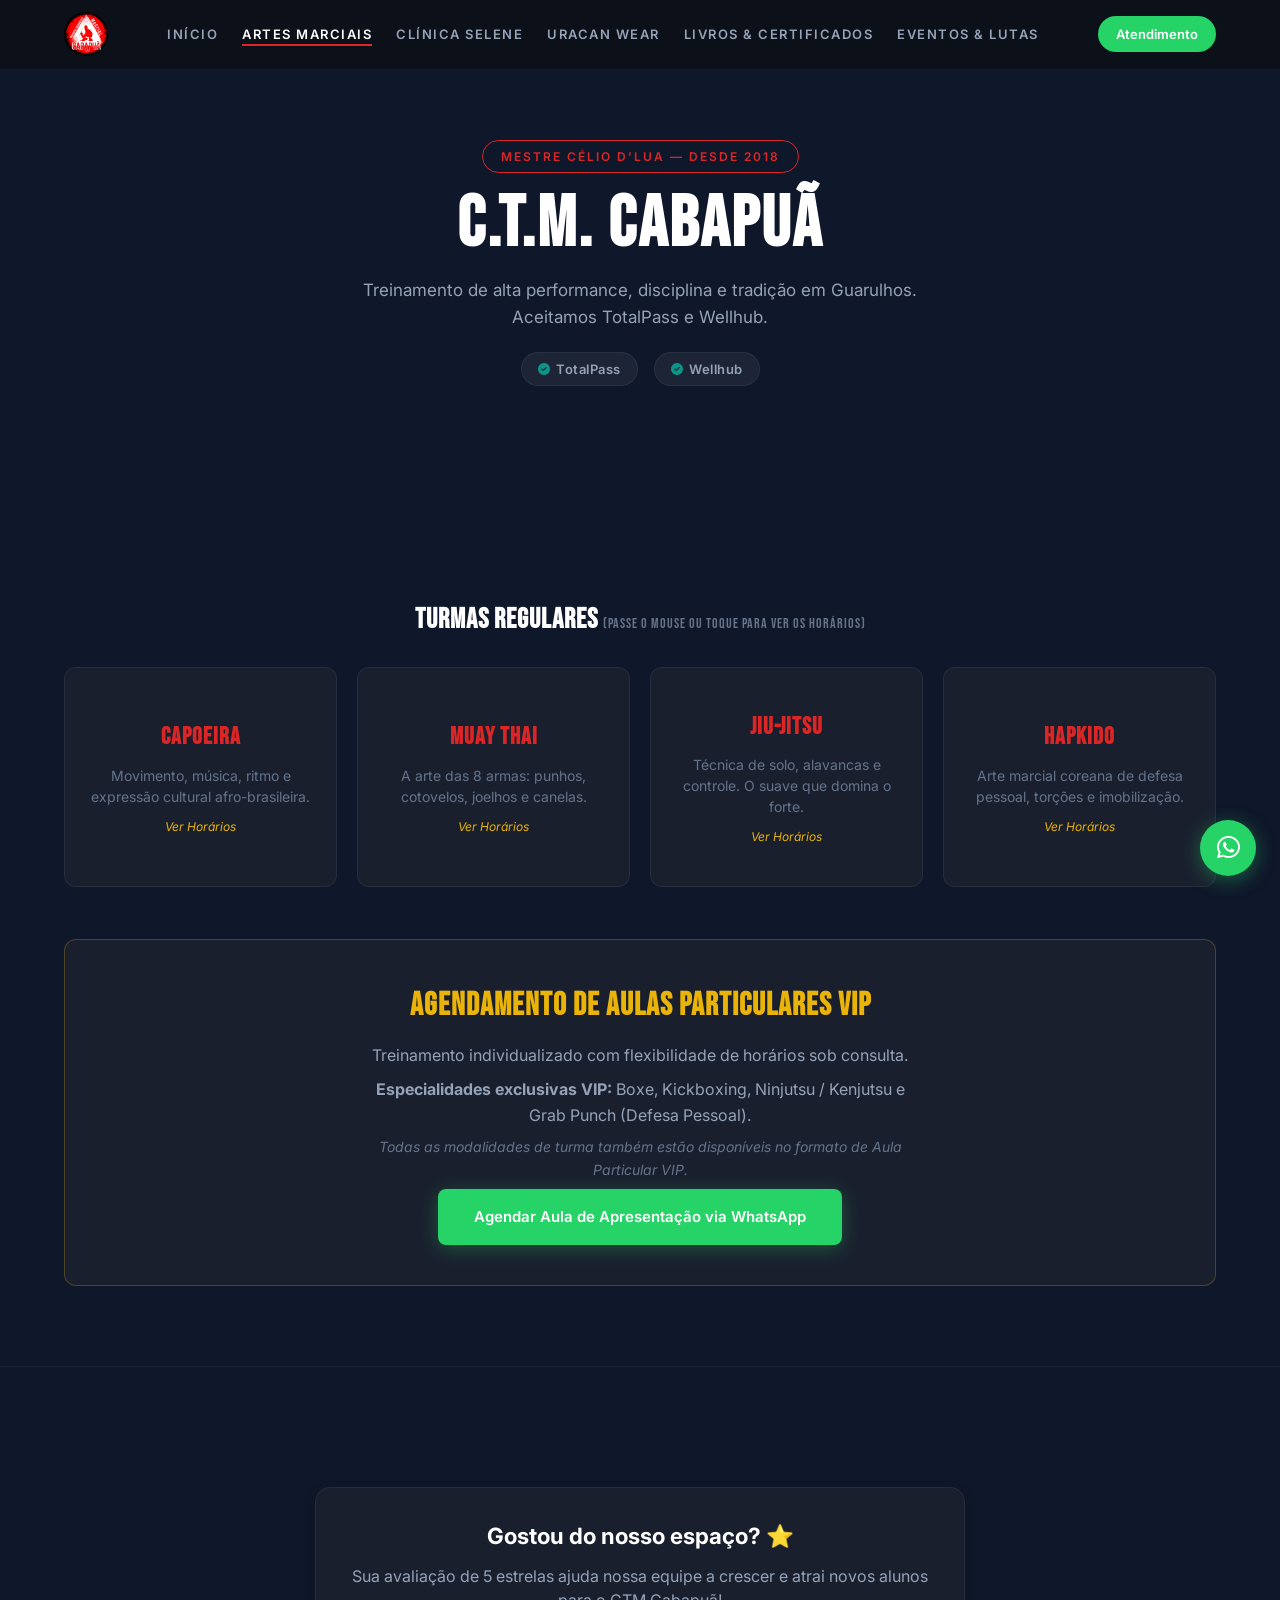
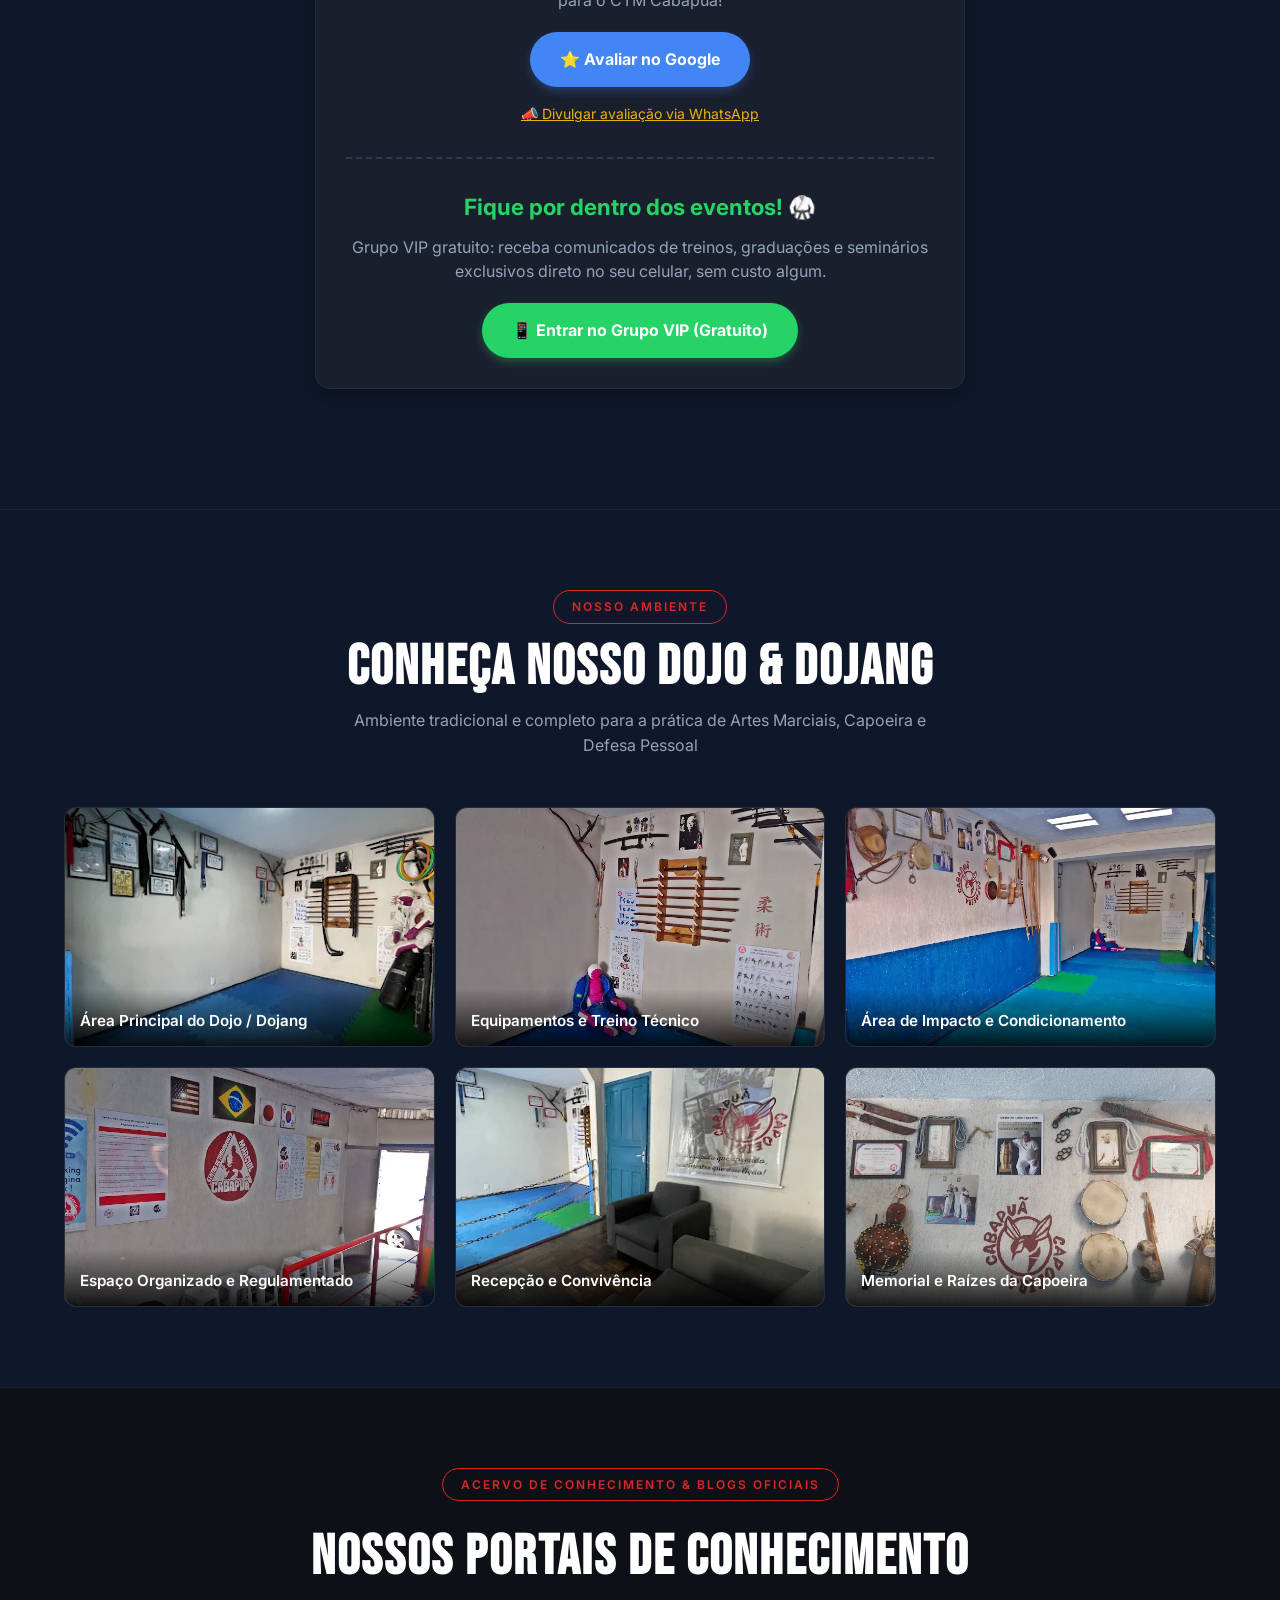
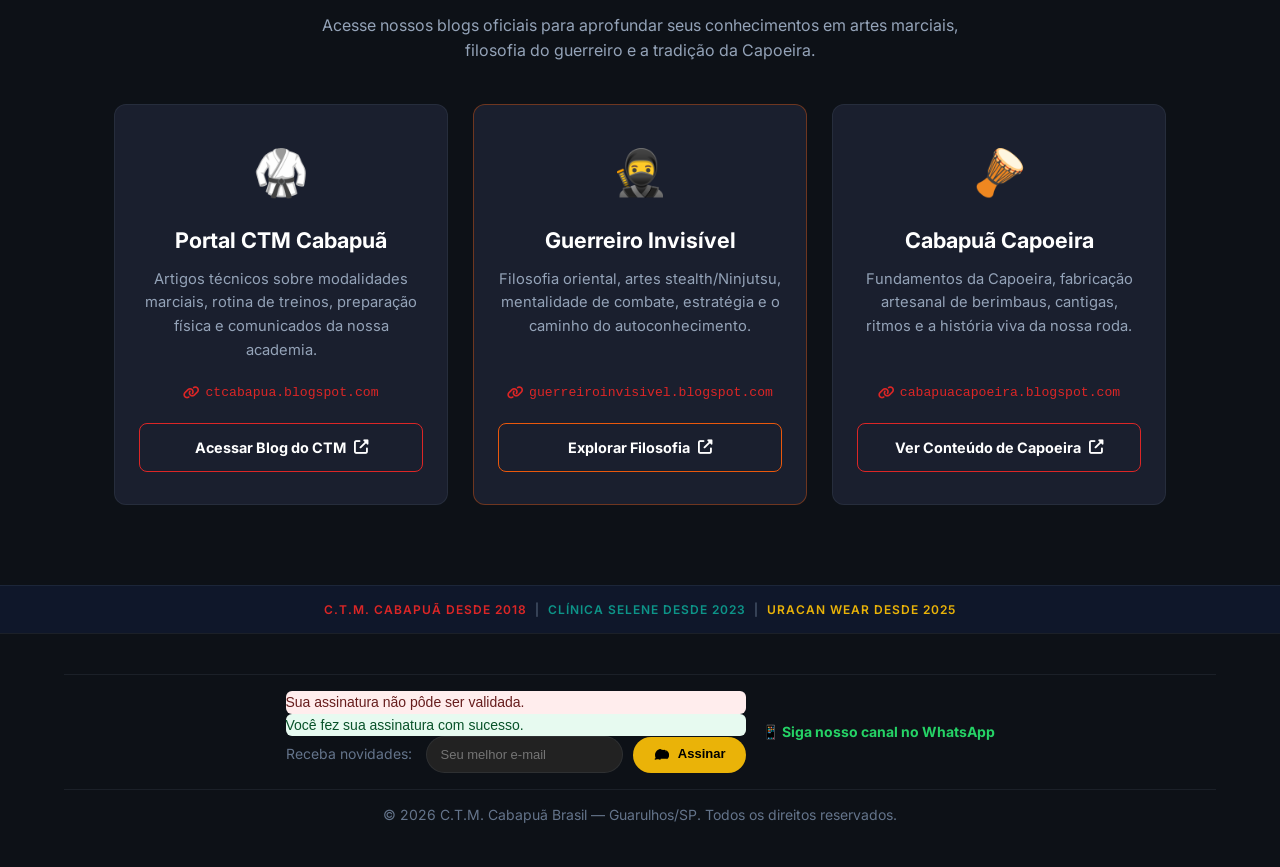
<file: ctm.html>
﻿<!DOCTYPE html>
<html lang="pt-BR">
<head>
  <meta charset="UTF-8" />
  <meta name="viewport" content="width=device-width, initial-scale=1.0" />
  <title>C.T.M. Cabapuã — Artes Marciais | Guarulhos</title>
  <meta name="description" content="C.T.M. Cabapuã Brasil: Capoeira, Muay Thai, Jiu-Jitsu e Hapkido. Turmas regulares e Aulas Particulares VIP. Aceitamos TotalPass e Wellhub." />
  <meta http-equiv="X-Content-Type-Options" content="nosniff" />
  <meta name="referrer" content="no-referrer-when-downgrade" />
  <link rel="preconnect" href="https://fonts.googleapis.com" />
  <link rel="preconnect" href="https://fonts.gstatic.com" crossorigin />
  <link href="https://fonts.googleapis.com/css2?family=Bebas+Neue&family=Inter:wght@400;500;600;700&display=swap" rel="stylesheet" />
  <link rel="stylesheet" href="https://cdnjs.cloudflare.com/ajax/libs/font-awesome/6.5.0/css/all.min.css" crossorigin="anonymous" referrerpolicy="no-referrer" />
  <link rel="icon" href="favicon.ico" sizes="any" />
  <link rel="icon" type="image/png" href="favicon-192.png" sizes="192x192" />
  <link rel="apple-touch-icon" href="favicon-192.png" />
  <link rel="stylesheet" href="style.css" />
  <style>
    .flip-section { background: var(--bg-secondary); padding: 60px 0 80px; }
    .subtitle-section { font-family: var(--font-heading); font-size: 28px; color: var(--text-white); letter-spacing: 1px; margin: 48px 0 24px; text-align: center; }
    .grid-flip { display: grid; grid-template-columns: repeat(auto-fit, minmax(240px, 1fr)); gap: 20px; }
    .card-vip { margin-top: 52px; padding: 40px; background: var(--bg-card); border-radius: var(--radius); text-align: center; position: relative; overflow: hidden; }
    .card-vip h3 { font-family: var(--font-heading); font-size: 32px; letter-spacing: 1px; margin-bottom: 12px; }
    .card-vip p { font-size: 16px; color: var(--text-gray); max-width: 560px; margin: 0 auto 8px; line-height: 1.6; }
    @media (max-width: 480px) { .grid-flip { grid-template-columns: 1fr 1fr; gap: 12px; } }
  </style>
  <link rel="stylesheet" href="https://sibforms.com/forms/end-form/build/sib-styles.css">
</head>
<body>
  <header class="main-header" id="navbar">
    <div class="container header-container">
      <div class="logo"><a href="index.html"><img src="logo-ctm-cabapua.jpg" alt="C.T.M. Cabapuã Brasil" class="logo-img" style="height:44px;width:44px;border-radius:50%;object-fit:cover;" /></a></div>
      <button class="nav-toggle" id="navToggle" aria-label="Menu"><i class="fas fa-bars"></i></button>
      <nav class="nav-menu" id="navLinks">
        <ul>
          <li><a href="index.html">Início</a></li>
          <li><a href="ctm.html" class="active">Artes Marciais</a></li>
          <li><a href="selene.html">Clínica Selene</a></li>
          <li><a href="uracan.html">Uracan Wear</a></li>
          <li><a href="acervo.html">Livros & Certificados</a></li>
          <li><a href="eventos.html">Eventos & Lutas</a></li>
        </ul>
      </nav>
      <a href="https://wa.me/5511965962262" class="btn-whatsapp-nav" target="_blank" rel="noopener noreferrer">Atendimento</a>
    </div>
  </header>

  <section class="page-hero">
    <div class="container">
      <span class="badge-tag reveal">Mestre Célio D'Lua — Desde 2018</span>
      <h1 class="reveal reveal-delay-1">C.T.M. Cabapuã</h1>
      <p class="reveal reveal-delay-2">Treinamento de alta performance, disciplina e tradição em Guarulhos. Aceitamos TotalPass e Wellhub.</p>
      <div class="trust-badges" style="margin-top:20px;">
        <span class="trust-badge"><i class="fas fa-check-circle"></i> TotalPass</span>
        <span class="trust-badge"><i class="fas fa-check-circle"></i> Wellhub</span>
      </div>
    </div>
  </section>

  <section class="flip-section">
    <div class="container">
      <h2 class="subtitle-section">Turmas Regulares <span style="font-size:0.9rem;font-weight:400;color:var(--text-muted);">(Passe o mouse ou toque para ver os horários)</span></h2>
      <div class="grid-flip">
        <div class="card-modalidade-flip"><div class="card-inner"><div class="card-front"><h3>Capoeira</h3><p>Movimento, música, ritmo e expressão cultural afro-brasileira.</p><span class="hint-flip">Ver Horários</span></div><div class="card-back"><h4>Horários Capoeira</h4><p><strong>Adulto:</strong> Ter / Qui 20h00 | Sáb 13h00</p><p><strong>Infantil:</strong> Ter / Qui 19h00</p></div></div></div>
        <div class="card-modalidade-flip"><div class="card-inner"><div class="card-front"><h3>Muay Thai</h3><p>A arte das 8 armas: punhos, cotovelos, joelhos e canelas.</p><span class="hint-flip">Ver Horários</span></div><div class="card-back"><h4>Horários Muay Thai</h4><p><strong>Seg / Qua:</strong> 19h00</p><p><strong>Ter / Qui:</strong> 16h00</p><p><strong>Sábado:</strong> 11h30</p></div></div></div>
        <div class="card-modalidade-flip"><div class="card-inner"><div class="card-front"><h3>Jiu-Jitsu</h3><p>Técnica de solo, alavancas e controle. O suave que domina o forte.</p><span class="hint-flip">Ver Horários</span></div><div class="card-back"><h4>Horários Jiu-Jitsu</h4><p><strong>Seg / Qua:</strong> 20h30</p><p><strong>Sábado:</strong> 10h00</p></div></div></div>
        <div class="card-modalidade-flip"><div class="card-inner"><div class="card-front"><h3>Hapkido</h3><p>Arte marcial coreana de defesa pessoal, torções e imobilização.</p><span class="hint-flip">Ver Horários</span></div><div class="card-back"><h4>Horários Hapkido</h4><p><strong>Ter / Qui:</strong> 21h00</p></div></div></div>
      </div>

      <div class="card-vip reveal">
        <h3>Agendamento de Aulas Particulares VIP</h3>
        <p>Treinamento individualizado com flexibilidade de horários sob consulta.</p>
        <p><strong>Especialidades exclusivas VIP:</strong> Boxe, Kickboxing, Ninjutsu / Kenjutsu e Grab Punch (Defesa Pessoal).</p>
        <p class="vip-note">Todas as modalidades de turma também estão disponíveis no formato de Aula Particular VIP.</p>
        <a href="https://wa.me/5511965962262?text=Ol%C3%A1!%20Gostaria%20de%20agendar%20uma%20aula%20de%20apresenta%C3%A7%C3%A3o%20no%20C.T.M.%20Cabapu%C3%A3%20para%20conhecer%20a%20metodologia." target="_blank" rel="noopener noreferrer" class="btn-whatsapp-agendar">Agendar Aula de Apresentação via WhatsApp</a>
      </div>
    </div>
  </section>

  <!-- BLOCO DE ENGAJAMENTO: AVALIAÇÃO E WHATSAPP -->
  <section class="engajamento-section" style="background:var(--bg-secondary);border-top:1px solid var(--border-subtle);border-bottom:1px solid var(--border-subtle);">
    <div class="container">
      <div style="text-align:center;margin:40px auto;padding:30px;width:100%;max-width:650px;background:var(--bg-card);border:1px solid var(--border-subtle);border-radius:15px;box-shadow:0 4px 12px rgba(0,0,0,0.3);">

        <div style="margin-bottom:30px;padding-bottom:30px;border-bottom:2px dashed rgba(148,163,184,0.2);">
          <h3 style="margin:0 0 10px 0;color:var(--text-white);font-size:1.4em;">Gostou do nosso espaço? ⭐</h3>
          <p style="margin:0 0 20px 0;color:var(--text-gray);font-size:16px;line-height:1.5;">Sua avaliação de 5 estrelas ajuda nossa equipe a crescer e atrai novos alunos para o CTM Cabapuã!</p>
          <a href="https://www.google.com/search?q=Centro+de+Treinamento+Marcial+Cabapua+Brasil#lrd=0x94cef48eb3a28eb3:0x138927f9170b2dbb,3,,," target="_blank" rel="noopener noreferrer" style="display:inline-block;background-color:#4285F4;color:#ffffff;padding:15px 30px;text-decoration:none;border-radius:50px;font-weight:bold;font-size:16px;box-shadow:0 4px 8px rgba(66,133,244,0.3);">⭐ Avaliar no Google</a>
          <div style="margin-top:14px;">
            <a href="https://wa.me/?text=Ol%C3%A1%2C%20pessoal!%20Tudo%20certo%3F%20%F0%9F%A5%8B%0A%0AQuem%20treina%20com%20a%20gente%20sabe%20a%20dedica%C3%A7%C3%A3o%20di%C3%A1ria%20envolvida%20em%20cada%20treino%20do%20CTM%20Cabapu%C3%A3%20Brasil.%20Para%20nos%20ajudar%20a%20crescer%20e%20permitir%20que%20mais%20pessoas%20conhe%C3%A7am%20nosso%20trabalho%2C%20gostar%C3%ADamos%20de%20fazer%20um%20pedido%20bem%20r%C3%A1pido%3A%0A%0A*Voc%C3%AA%20pode%20deixar%20uma%20avalia%C3%A7%C3%A3o%20no%20nosso%20Google%3F*%0ALeva%20menos%20de%201%20minuto%20e%20faz%20uma%20diferen%C3%A7a%20gigantesca%20para%20a%20nossa%20academia!%0A%0A%F0%9F%94%97%20Clique%20no%20link%20para%20avaliar%20diretamente%3A%0Ahttps%3A%2F%2Fwww.google.com%2Fsearch%3Fq%3DCentro%2Bde%2BTreinamento%2BMarcial%2BCabapua%2BBrasil%23lrd%3D0x94cef48eb3a28eb3%3A0x138927f9170b2dbb%2C3%2C%2C%2C%0A%0AContamos%20com%20o%20apoio%20de%20todos!%20OSS%2F%20Salve!%20%F0%9F%A5%8B%F0%9F%94%A5" target="_blank" rel="noopener noreferrer" style="display:inline-block;color:var(--accent-gold);font-size:14px;text-decoration:underline;">📣 Divulgar avaliação via WhatsApp</a>
          </div>
        </div>

        <div>
          <h3 style="margin:0 0 10px 0;color:#25D366;font-size:1.4em;">Fique por dentro dos eventos! 🥋</h3>
          <p style="margin:0 0 20px 0;color:var(--text-gray);font-size:16px;line-height:1.5;">Grupo VIP gratuito: receba comunicados de treinos, graduações e seminários exclusivos direto no seu celular, sem custo algum.</p>
          <a href="https://chat.whatsapp.com/BpcTro7qFqL8VqlKLqbV6v?s=sw&p=a&ilr=0" target="_blank" rel="noopener noreferrer" style="display:inline-block;background-color:#25D366;color:#ffffff;padding:15px 30px;text-decoration:none;border-radius:50px;font-weight:bold;font-size:16px;box-shadow:0 4px 8px rgba(37,211,102,0.3);">📱 Entrar no Grupo VIP (Gratuito)</a>
        </div>

      </div>
    </div>
  </section>

  <!-- SEÇÃO GALERIA - ESPAÇO DOJO / DOJANG / ACADEMIA -->
  <section class="galeria-ctm">
    <div class="container">
      <div class="section-header reveal">
        <span class="badge-tag" style="border-color:var(--accent-red);color:var(--accent-red);">NOSSO AMBIENTE</span>
        <h2 class="section-title">Conheça Nosso Dojo & Dojang</h2>
        <p class="section-desc">Ambiente tradicional e completo para a prática de Artes Marciais, Capoeira e Defesa Pessoal</p>
      </div>
      <div class="grid-galeria">
        <div class="card-galeria reveal">
          <img src="unnamed.webp" alt="Área Principal do Dojo e Dojang com Tatame e Saco de Impacto" loading="lazy">
          <div class="overlay-legenda"><span>Área Principal do Dojo / Dojang</span></div>
        </div>
        <div class="card-galeria reveal reveal-delay-1">
          <img src="unnamed (5).webp" alt="Rack de Bokken, Armas Tradicionais e Boneco de Treino" loading="lazy">
          <div class="overlay-legenda"><span>Equipamentos e Treino Técnico</span></div>
        </div>
        <div class="card-galeria reveal reveal-delay-2">
          <img src="unnamed (6).webp" alt="Visão Geral do Tatame no Dojang" loading="lazy">
          <div class="overlay-legenda"><span>Área de Impacto e Condicionamento</span></div>
        </div>
        <div class="card-galeria reveal reveal-delay-1">
          <img src="unnamed (3).webp" alt="Regulamento Interno do Centro de Treinamento e Bandeiras" loading="lazy">
          <div class="overlay-legenda"><span>Espaço Organizado e Regulamentado</span></div>
        </div>
        <div class="card-galeria reveal reveal-delay-2">
          <img src="unnamed (2).webp" alt="Recepção e Área de Convivência da Academia" loading="lazy">
          <div class="overlay-legenda"><span>Recepção e Convivência</span></div>
        </div>
        <div class="card-galeria reveal reveal-delay-3">
          <img src="unnamed (1).webp" alt="Parede com Berimbaus, Pandeiros e Memorial da Capoeira" loading="lazy">
          <div class="overlay-legenda"><span>Memorial e Raízes da Capoeira</span></div>
        </div>
      </div>
    </div>
  </section>

  <!-- SEÇÃO DE CONTEÚDO E BLOGS EXTERNOS -->
  <section class="blogs-ctm-section">
    <div class="container-blogs">
      <span class="badge-tag reveal" style="border-color: var(--accent-red); color: var(--accent-red); margin-bottom: 12px; display: inline-block;">ACERVO DE CONHECIMENTO & BLOGS OFICIAIS</span>
      <h2 class="blogs-title reveal reveal-delay-1">Nossos Portais de Conhecimento</h2>
      <p class="subtitle-blogs reveal reveal-delay-2">Acesse nossos blogs oficiais para aprofundar seus conhecimentos em artes marciais, filosofia do guerreiro e a tradição da Capoeira.</p>
      
      <div class="grid-blogs">
        <!-- Blog 1: CTM Cabapuã -->
        <div class="card-blog reveal reveal-delay-1">
          <div class="blog-icon">🥋</div>
          <h3>Portal CTM Cabapuã</h3>
          <p class="blog-desc">Artigos técnicos sobre modalidades marciais, rotina de treinos, preparação física e comunicados da nossa academia.</p>
          <span class="blog-url"><i class="fas fa-link"></i> ctcabapua.blogspot.com</span>
          <a href="https://ctcabapua.blogspot.com" target="_blank" rel="noopener noreferrer" class="btn-blog">
            Acessar Blog do CTM <i class="fas fa-external-link-alt"></i>
          </a>
        </div>

        <!-- Blog 2: Guerreiro Invisível -->
        <div class="card-blog destaque-filosofia reveal reveal-delay-2">
          <div class="blog-icon">🥷</div>
          <h3>Guerreiro Invisível</h3>
          <p class="blog-desc">Filosofia oriental, artes stealth/Ninjutsu, mentalidade de combate, estratégia e o caminho do autoconhecimento.</p>
          <span class="blog-url"><i class="fas fa-link"></i> guerreiroinvisivel.blogspot.com</span>
          <a href="https://guerreiroinvisivel.blogspot.com" target="_blank" rel="noopener noreferrer" class="btn-blog btn-blog-filosofia">
            Explorar Filosofia <i class="fas fa-external-link-alt"></i>
          </a>
        </div>

        <!-- Blog 3: Cabapuã Capoeira -->
        <div class="card-blog reveal reveal-delay-3">
          <div class="blog-icon">🪘</div>
          <h3>Cabapuã Capoeira</h3>
          <p class="blog-desc">Fundamentos da Capoeira, fabricação artesanal de berimbaus, cantigas, ritmos e a história viva da nossa roda.</p>
          <span class="blog-url"><i class="fas fa-link"></i> cabapuacapoeira.blogspot.com</span>
          <a href="https://cabapuacapoeira.blogspot.com" target="_blank" rel="noopener noreferrer" class="btn-blog">
            Ver Conteúdo de Capoeira <i class="fas fa-external-link-alt"></i>
          </a>
        </div>
      </div>
    </div>
  </section>

  <div class="timeline-bar">
    <div class="container">
      <p><span class="t-red">C.T.M. Cabapuã desde 2018</span> &nbsp;|&nbsp; <span class="t-teal">Clínica Selene desde 2023</span> &nbsp;|&nbsp; <span class="t-gold">Uracan Wear desde 2025</span></p>
    </div>
  </div>
  <footer class="main-footer">
    <div class="container">
      <div style="display:flex;flex-wrap:wrap;align-items:center;justify-content:center;gap:16px;padding:16px 0;margin-bottom:14px;border-top:1px solid var(--border-subtle);border-bottom:1px solid var(--border-subtle);">
                <div class="sib-form" style="background:transparent;text-align:left;flex:1;min-width:280px;max-width:460px;">
          <div id="sib-form-container" class="sib-form-container">
            <div id="error-message" class="sib-form-message-panel" style="font-family:Helvetica,sans-serif;font-size:14px;text-align:left;color:#661d1d;background-color:#ffeded;border-color:#ff4949;border-radius:6px;max-width:460px;">
              <div class="sib-form-message-panel__text sib-form-message-panel__text--center">
                <span class="sib-form-message-panel__inner-text">Sua assinatura não pôde ser validada.</span>
              </div>
            </div>
            <div id="success-message" class="sib-form-message-panel" style="font-family:Helvetica,sans-serif;font-size:14px;text-align:left;color:#085229;background-color:#e7faf0;border-color:#13ce66;border-radius:6px;max-width:460px;">
              <div class="sib-form-message-panel__text sib-form-message-panel__text--center">
                <span class="sib-form-message-panel__inner-text">Você fez sua assinatura com sucesso.</span>
              </div>
            </div>
            <div id="sib-container" class="sib-container sib-container--horizontal" style="background:transparent;padding:0;margin:0;">
              <form id="sib-form" method="POST" action="https://e9878ea3.sibforms.com/serve/[base64]" data-type="subscription" style="display:flex;flex-wrap:wrap;align-items:center;gap:10px;margin:0;">
                <label for="EMAIL" style="font-size:14px;color:var(--text-muted);margin-right:4px;">Receba novidades:</label>
                <div class="sib-input" style="flex:1;min-width:180px;">
                  <div class="form__entry" style="position:relative;">
                    <input type="email" class="input" id="EMAIL" name="EMAIL" placeholder="Seu melhor e-mail" required data-required="true" autocomplete="off" style="width:100%;padding:10px 14px;border:1px solid var(--border-subtle);border-radius:50px;background:#222;color:#fff;box-sizing:border-box;font-size:13px;" />
                    <label class="entry__error entry__error--primary" style="font-family:Helvetica, sans-serif; font-size:12px; text-align:left; color:#661d1d; background-color:#ffeded; border-color:#ff4949; border-radius:3px;"></label>
                  </div>
                </div>
                <button type="submit" class="sib-form-block__button sib-form-block__button-with-loader" form="sib-form" style="background-color:var(--accent-gold);color:#000;padding:10px 20px;border:none;border-radius:50px;font-weight:bold;cursor:pointer;font-size:13px;line-height:1;min-height:0;">
                  <svg class="icon clickable__icon progress-indicator__icon sib-hide-loader-icon" viewBox="0 0 512 512" style="width:16px;height:16px;vertical-align:middle;margin-right:6px;">
                    <path d="M460.116 373.846l-20.823-12.022c-5.541-3.199-7.54-10.159-4.663-15.874 10.423-28.618 15.822-59.097 15.822-91.096 0-106.23-86.408-192.636-192.636-192.636S64.982 148.738 64.982 254.968c0 31.999 5.399 62.478 15.822 91.096 2.877 5.715.878 12.675-4.663 15.874l-20.823 12.022c-5.541 3.199-7.54 10.159-4.663 15.874 5.25 9.088 15.26 14.702 25.992 14.702h2.762c1.31 0 2.626-.084 3.937-.248 7.816-1.216 15.489-3.131 22.833-5.673 9.905-3.463 20.801-5.268 31.872-5.268h24.156c11.07 0 21.967 1.805 31.872 5.268 7.344 2.542 15.017 4.457 22.833 5.673 1.311.164 2.627.248 3.937.248h2.762c10.732 0 20.742-5.614 25.992-14.702 2.877-5.715.878-12.675-4.663-15.874zM256.016 95.104c-88.211 0-159.744 71.533-159.744 159.744 0 57.274 30.203 107.4 75.465 135.875v-19.486c0-22.976 8.408-44.843 22.303-61.678l8.448-10.248-4.202-12.867c-9.703-29.702-15.322-60.275-15.322-91.399 0-68.052 55.357-123.409 123.409-123.409s123.409 55.357 123.409 123.409c0 31.124-5.619 61.697-15.322 91.399l-4.202 12.867 8.448 10.248c13.895 16.831 22.303 38.702 22.303 61.678v19.486c45.262-28.475 75.465-78.601 75.465-135.875 0-88.211-71.533-159.744-159.744-159.744z"/>
                  </svg>
                  <span class="sib-form-block__button-text">Assinar</span>
                </button>
                <input type="text" name="email_address_check" value="" class="input--hidden" style="display:none;">
                <input type="hidden" name="locale" value="pt">
              </form>
            </div>
          </div>
        </div>
        <a href="https://whatsapp.com/channel/0029VbCqieN1dAvyyLTeea2K" target="_blank" rel="noopener noreferrer" style="color:#25D366;text-decoration:none;font-weight:bold;font-size:14px;">📱 Siga nosso canal no WhatsApp</a>
      </div>
      <p>&copy; 2026 C.T.M. Cabapuã Brasil — Guarulhos/SP. Todos os direitos reservados.</p>
    </div>
  </footer>

  <a href="https://wa.me/5511965962262?text=Ol%C3%A1!%20Acessei%20o%20site%20cabapua.com.br%20e%20gostaria%20de%20agendar%20uma%20aula%20de%20apresenta%C3%A7%C3%A3o." target="_blank" rel="noopener noreferrer" class="wa-float" aria-label="WhatsApp"><i class="fab fa-whatsapp"></i></a>

  <script>
    (function() {
      const toggle = document.getElementById('navToggle');
      const navMenu = document.getElementById('navLinks');
      if (toggle && navMenu) {
        toggle.addEventListener('click', function() {
          const menu = navMenu.querySelector('ul');
          if (menu) menu.classList.toggle('open');
          const icon = toggle.querySelector('i');
          icon.className = menu && menu.classList.contains('open') ? 'fas fa-times' : 'fas fa-bars';
        });
        navMenu.querySelectorAll('a').forEach(function(link) {
          link.addEventListener('click', function() {
            const menu = navMenu.querySelector('ul');
            if (menu) menu.classList.remove('open');
            toggle.querySelector('i').className = 'fas fa-bars';
          });
        });
      }
      const header = document.getElementById('navbar');
      window.addEventListener('scroll', function() {
        header.classList.toggle('scrolled', window.scrollY > 40);
      }, { passive: true });

      const revealElements = document.querySelectorAll('.reveal');
      if (revealElements.length > 0 && 'IntersectionObserver' in window) {
        const observer = new IntersectionObserver(function(entries) {
          entries.forEach(function(entry) {
            if (entry.isIntersecting) { entry.target.classList.add('visible'); observer.unobserve(entry.target); }
          });
        }, { threshold: 0.1, rootMargin: '0px 0px -40px 0px' });
        revealElements.forEach(function(el) { observer.observe(el); });
      } else {
        revealElements.forEach(function(el) { el.classList.add('visible'); });
      }
    })();
  </script>
  <script defer src="https://sibforms.com/forms/end-form/build/main.js"></script>
</body>
</html>
</file>
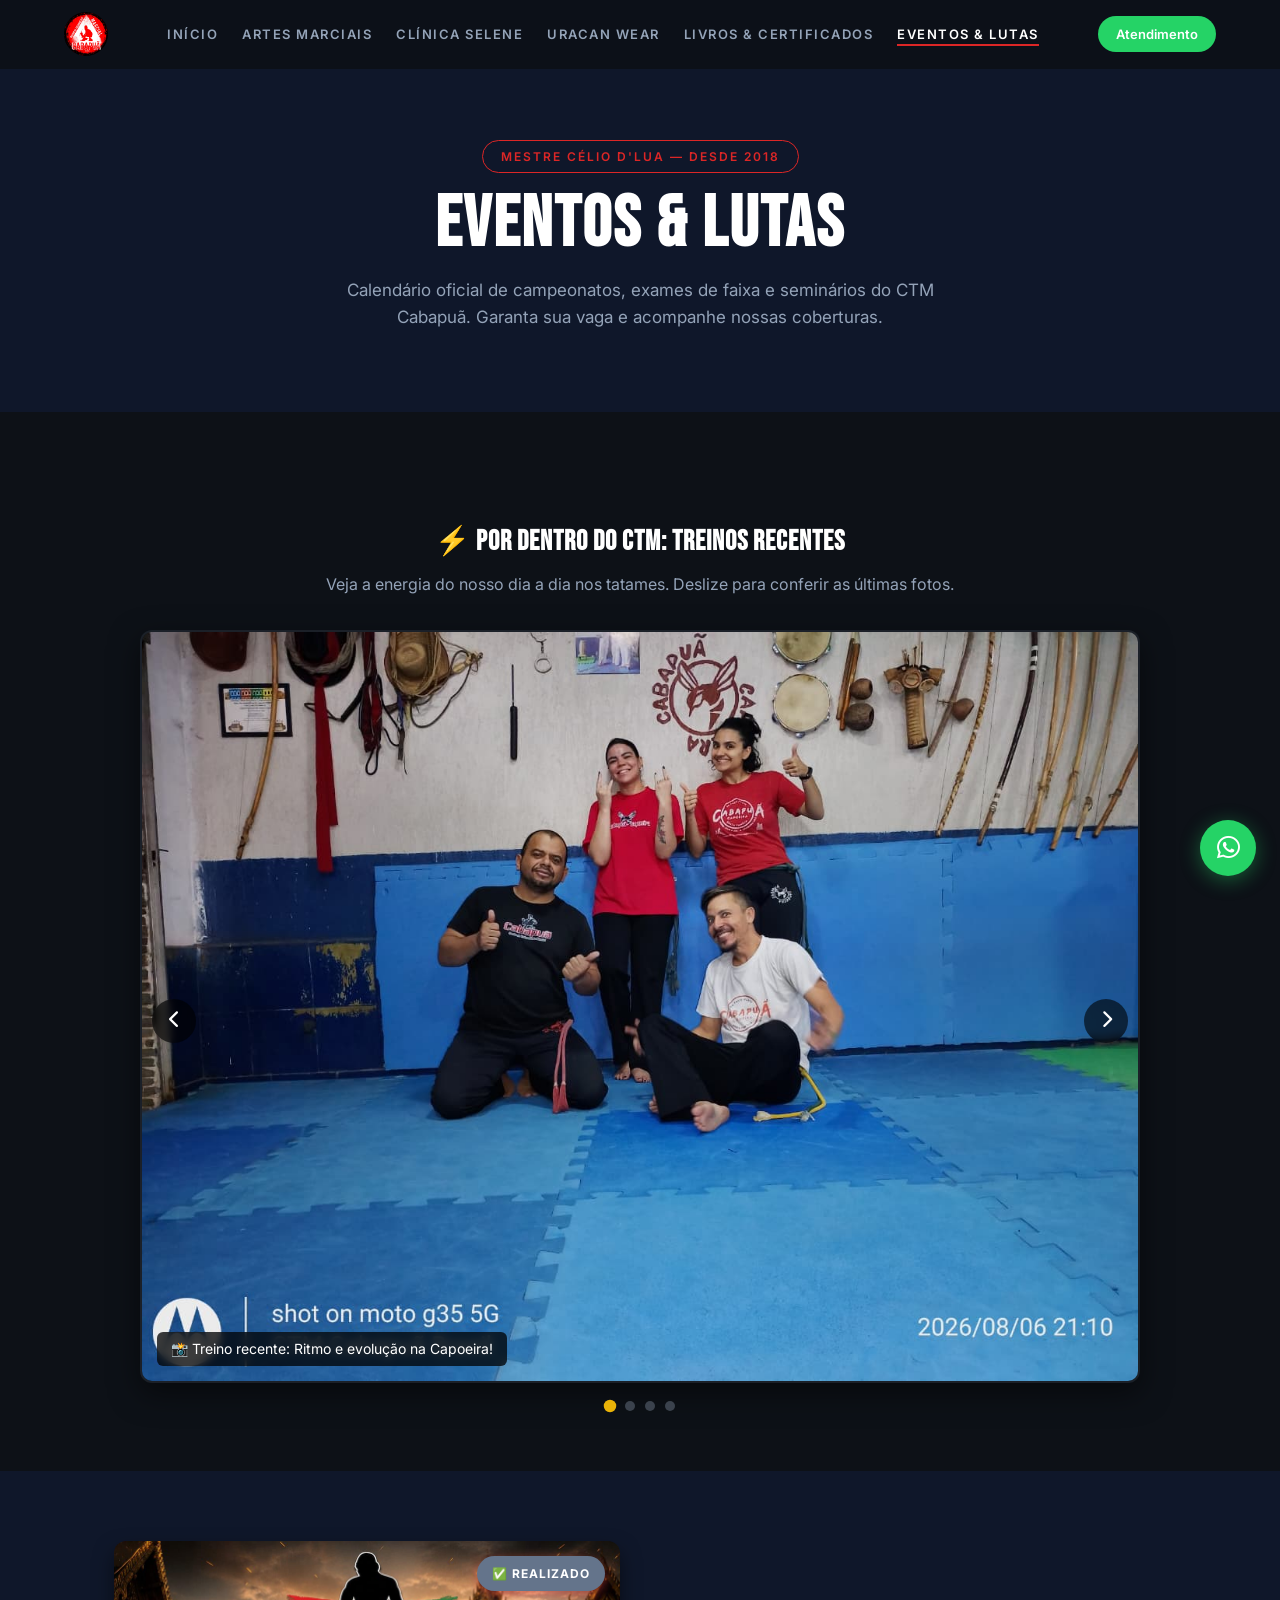
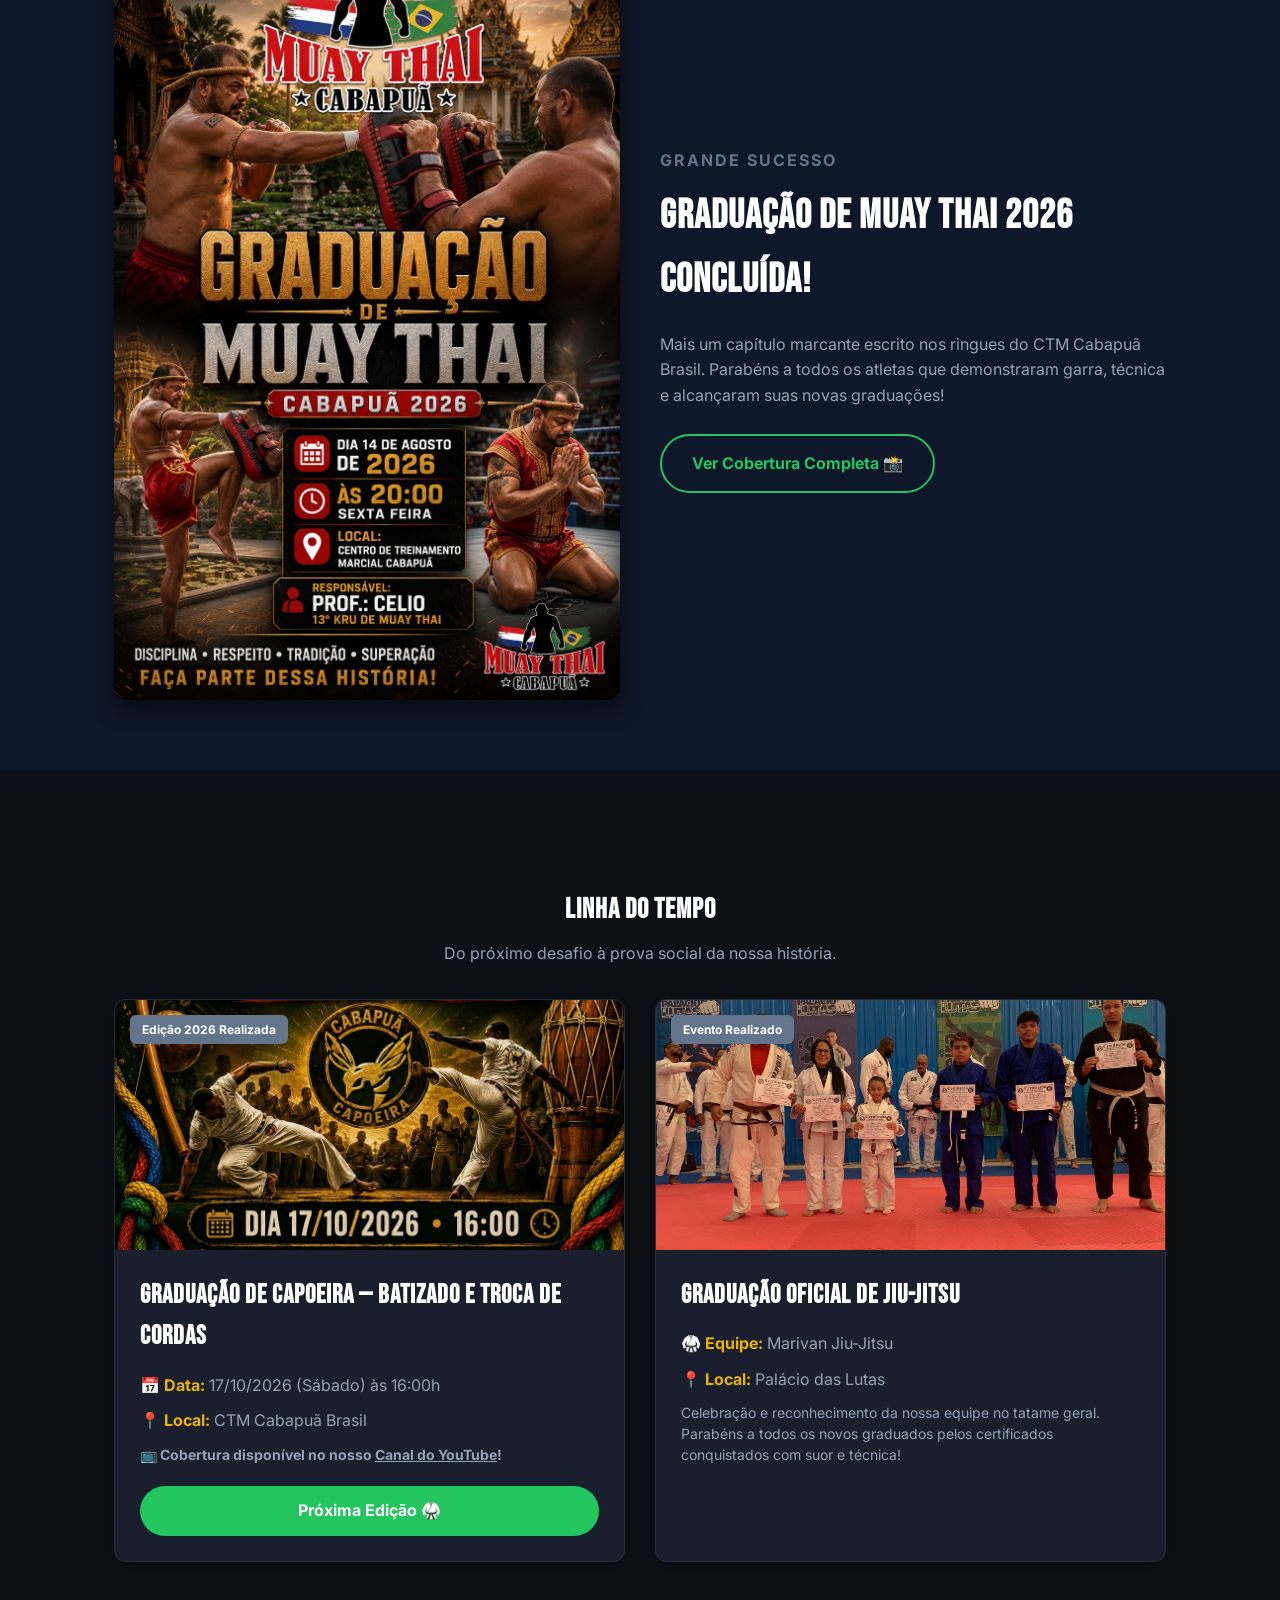
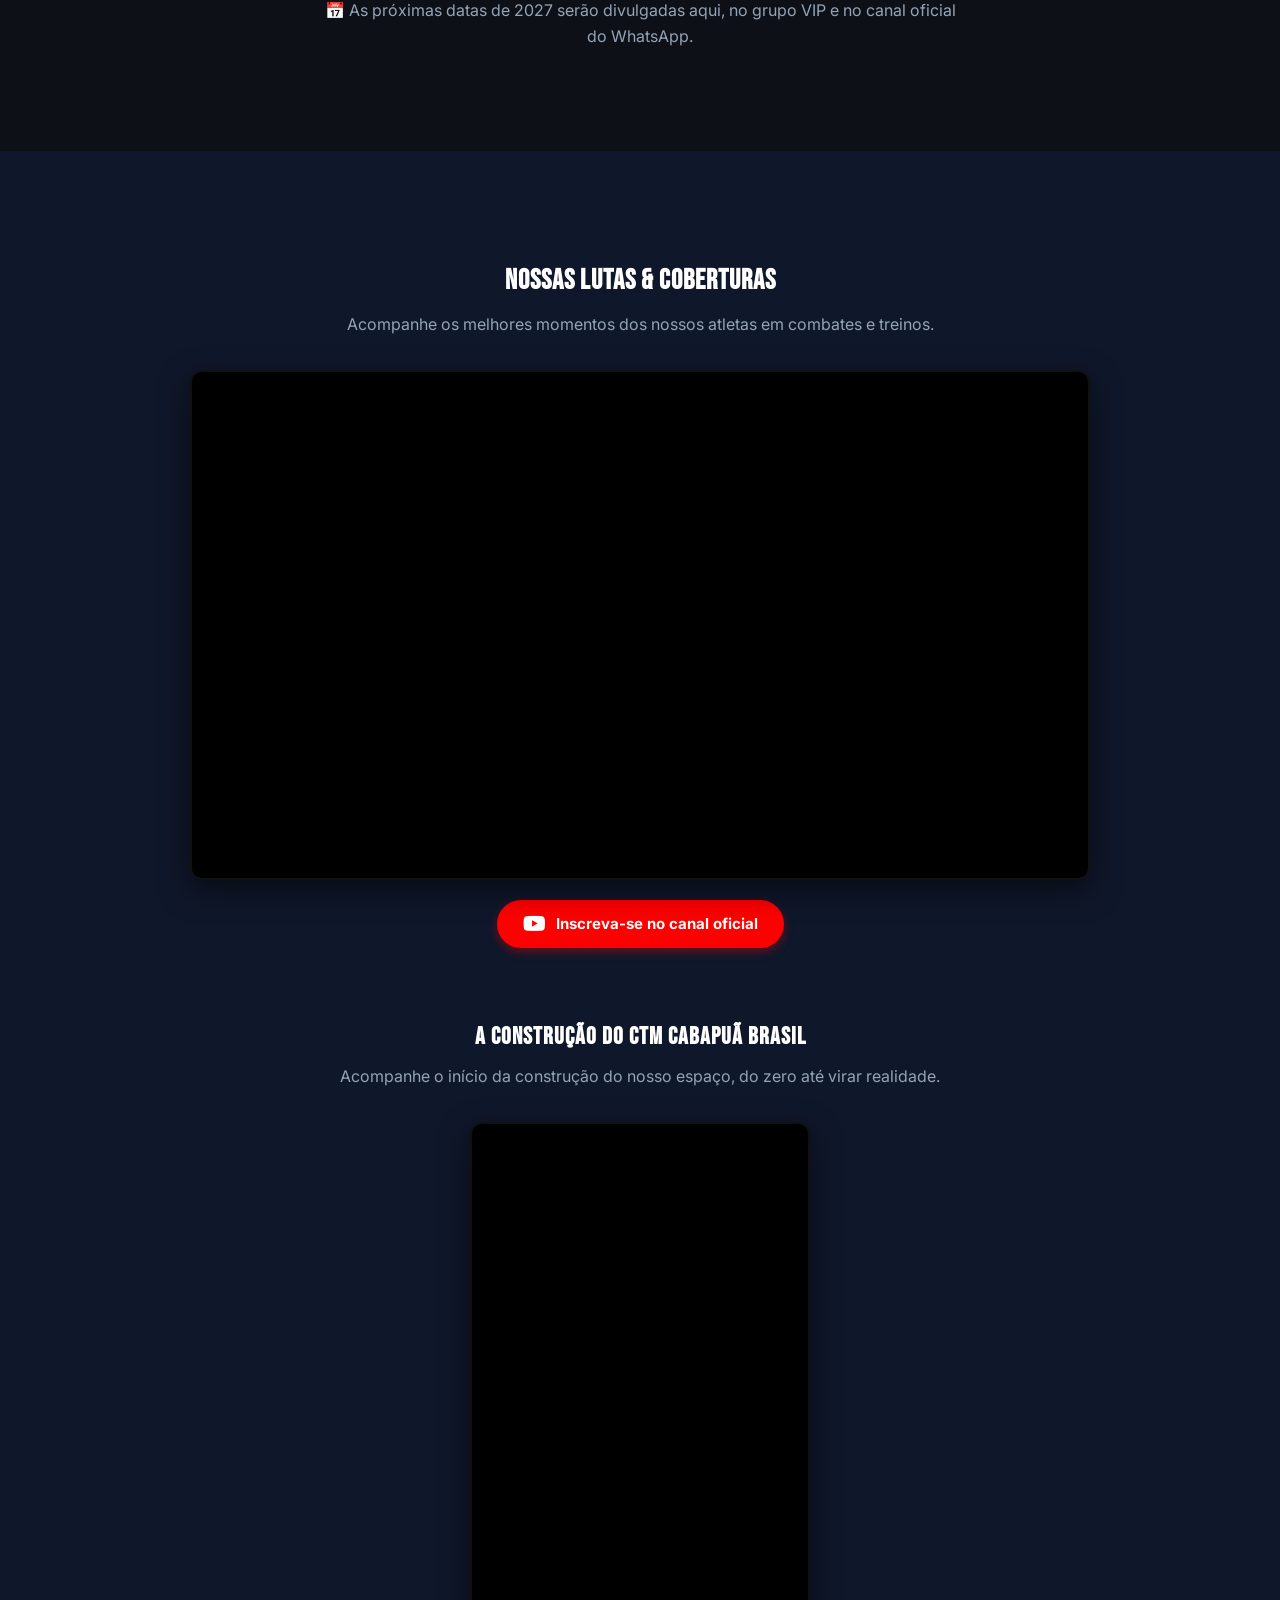
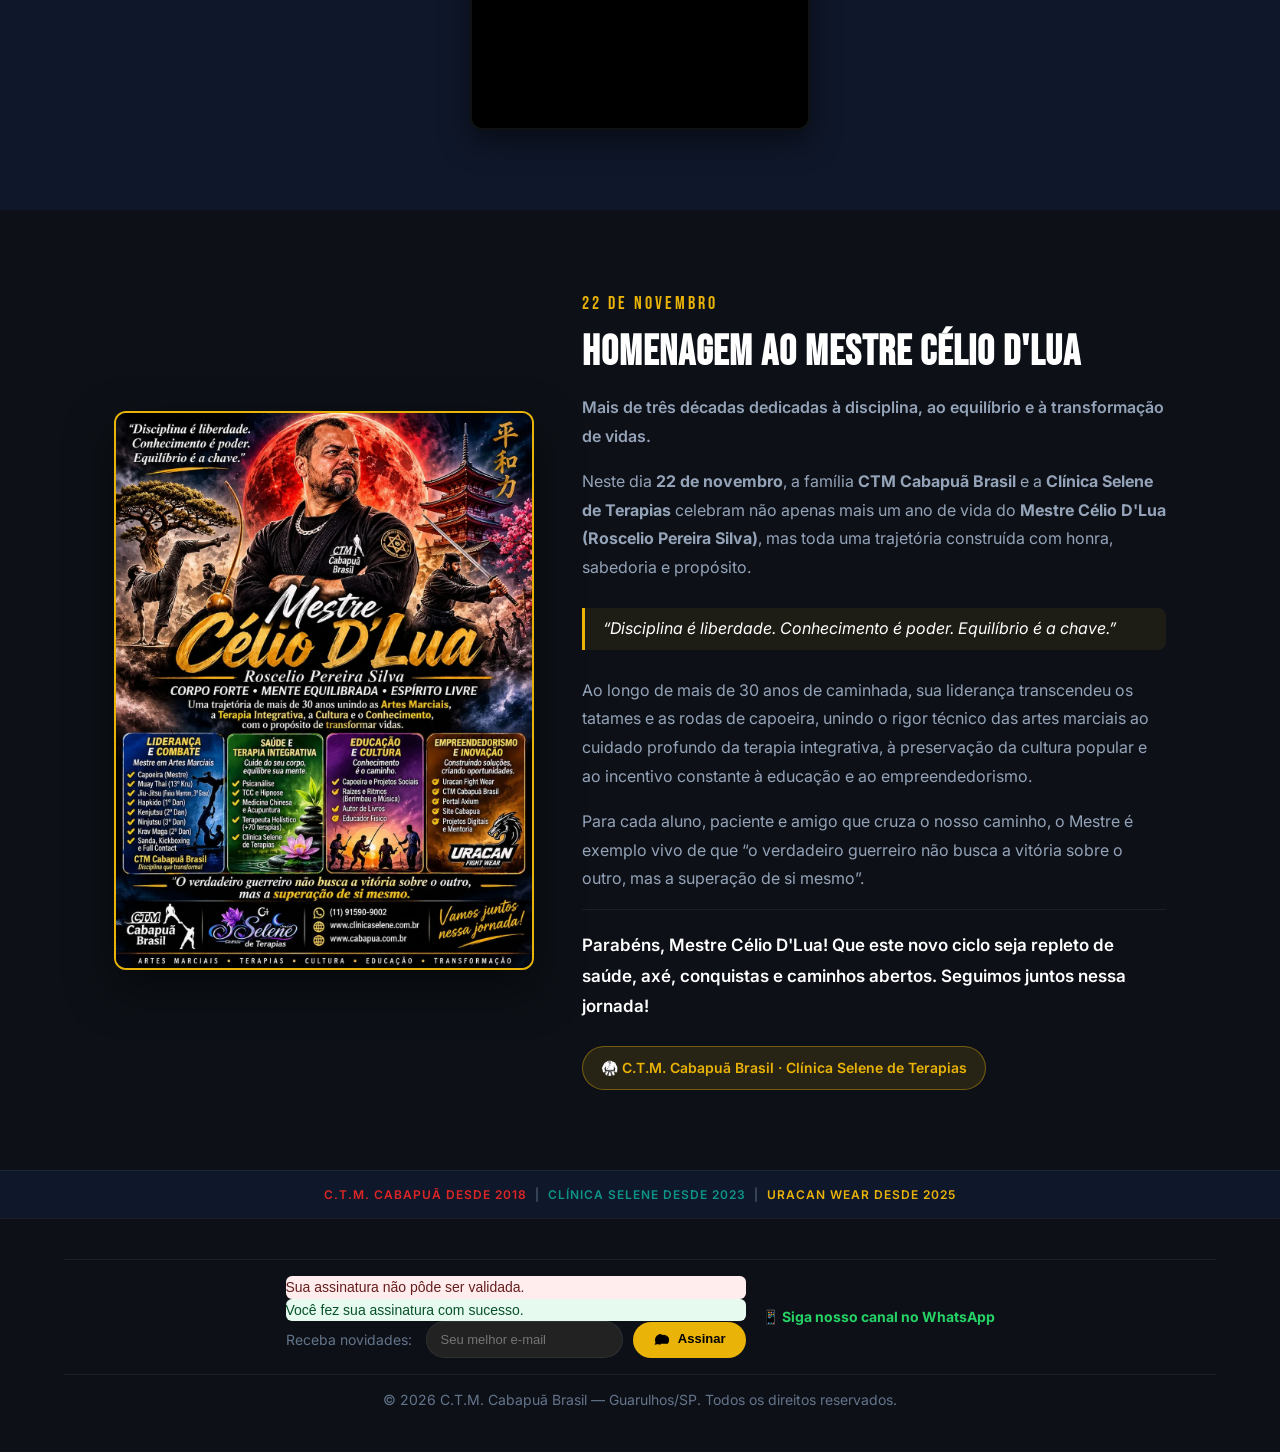
<file: eventos.html>
﻿<!DOCTYPE html>
<html lang="pt-BR">
<head>
  <meta charset="UTF-8" />
  <meta name="viewport" content="width=device-width, initial-scale=1.0" />
  <title>Eventos, Lutas e Seminários | C.T.M. Cabapuã Brasil</title>
  <meta name="description" content="Calendário oficial de campeonatos, exames de faixa e seminários do Centro de Treinamento Marcial Cabapuã em Guarulhos. Veja também as coberturas de lutas no YouTube." />
  <meta http-equiv="X-Content-Type-Options" content="nosniff" />
  <meta name="referrer" content="no-referrer-when-downgrade" />
  <link rel="preconnect" href="https://fonts.googleapis.com" />
  <link rel="preconnect" href="https://fonts.gstatic.com" crossorigin />
  <link href="https://fonts.googleapis.com/css2?family=Bebas+Neue&family=Inter:wght@400;500;600;700&display=swap" rel="stylesheet" />
  <link rel="stylesheet" href="https://cdnjs.cloudflare.com/ajax/libs/font-awesome/6.5.0/css/all.min.css" crossorigin="anonymous" referrerpolicy="no-referrer" />
  <link rel="icon" href="favicon.ico" sizes="any" />
  <link rel="icon" type="image/png" href="favicon-192.png" sizes="192x192" />
  <link rel="apple-touch-icon" href="favicon-192.png" />
  <link rel="stylesheet" href="style.css" />
  <style>
    .events-section { background: var(--bg-secondary); padding: 60px 0 80px; }
    .subtitle-section { font-family: var(--font-heading); font-size: 28px; color: var(--text-white); letter-spacing: 1px; margin: 48px 0 24px; text-align: center; }
    .events-sub { text-align: center; color: var(--text-gray); font-size: 16px; margin: -16px auto 32px; max-width: 640px; line-height: 1.6; }
    .section-divider { border: 1px solid var(--border-subtle); margin: 60px 0; }

    /* ===== SEÇÃO 1: CARROSSEL DIÁRIO ===== */
    .daily-carousel-section { background: var(--bg-primary); padding: 60px 0; }
    .carousel-wrapper { max-width: 1000px; margin: 0 auto; position: relative; }
    .carousel-viewport { overflow: hidden; border-radius: var(--radius); border: 2px solid var(--border-subtle); box-shadow: 0 10px 30px rgba(0,0,0,0.5); }
    .carousel-slides { display: flex; transition: transform 0.5s cubic-bezier(0.4,0,0.2,1); }
    .slide-item { flex: 0 0 100%; position: relative; }
    .slide-item img { width: 100%; height: auto; display: block; }
    .slide-caption { position: absolute; bottom: 15px; left: 15px; background: rgba(0,0,0,0.75); color: #fff; padding: 6px 14px; border-radius: 6px; font-size: 14px; backdrop-filter: blur(4px); }
    .carousel-btn { position: absolute; top: 50%; transform: translateY(-50%); background: rgba(0,0,0,0.6); color: #fff; border: none; width: 44px; height: 44px; border-radius: 50%; font-size: 18px; cursor: pointer; z-index: 5; transition: background 0.2s; backdrop-filter: blur(4px); }
    .carousel-btn:hover { background: rgba(0,0,0,0.85); }
    .carousel-btn.prev { left: 12px; }
    .carousel-btn.next { right: 12px; }
    .carousel-dots { display: flex; justify-content: center; gap: 10px; margin-top: 18px; }
    .carousel-dot { width: 10px; height: 10px; border-radius: 50%; background: rgba(148,163,184,0.35); border: none; cursor: pointer; transition: background 0.2s, transform 0.2s; }
    .carousel-dot.active { background: var(--accent-gold); transform: scale(1.25); }

    /* ===== SEÇÃO 2: DESTAQUE DO MÊS ===== */
    .featured-event-section { background: var(--bg-secondary); padding: 70px 0; }
    .container-featured { max-width: 1100px; margin: 0 auto; padding: 0 24px; display: flex; flex-wrap: wrap; gap: 40px; align-items: center; }
    .featured-image { flex: 1 1 450px; position: relative; }
    .featured-image img { width: 100%; border-radius: var(--radius); box-shadow: 0 10px 20px rgba(0,0,0,0.5); }
    .urgency-badge { position: absolute; top: 15px; right: 15px; background: #e53e3e; color: #fff; padding: 8px 15px; font-weight: bold; border-radius: 20px; text-transform: uppercase; font-size: 12px; letter-spacing: 1px; box-shadow: 0 4px 12px rgba(229,62,62,0.5); }
    .featured-text { flex: 1 1 450px; color: var(--text-white); }
    .featured-text .eyebrow { color: var(--accent-teal); font-weight: bold; text-transform: uppercase; letter-spacing: 2px; }
    .featured-text h2 { font-family: var(--font-heading); font-size: 40px; margin: 10px 0 20px 0; letter-spacing: 1px; }
    .featured-text p { color: var(--text-gray); line-height: 1.6; margin-bottom: 25px; }
    .featured-text ul { list-style: none; padding: 0; margin-bottom: 30px; color: var(--text-gray); }
    .featured-text li { margin-bottom: 12px; }
    .featured-text li strong { color: var(--accent-gold); }
    .btn-whatsapp-featured { display: inline-block; background: #22c55e; color: #fff; padding: 15px 30px; font-weight: bold; text-decoration: none; border-radius: 50px; font-size: 16px; transition: opacity 0.3s; box-shadow: 0 4px 15px rgba(34,197,94,0.4); }
    .btn-whatsapp-featured:hover { opacity: 0.9; }

    /* ===== SEÇÃO 3: LINHA DO TEMPO ===== */
    .timeline-events-section { background: var(--bg-primary); padding: 70px 0; }
    .cards-grid { max-width: 1100px; margin: 0 auto; padding: 0 24px; display: flex; flex-wrap: wrap; gap: 30px; }
    .tl-card { flex: 1 1 450px; background: var(--bg-card); border: 1px solid var(--border-subtle); border-radius: var(--radius); overflow: hidden; display: flex; flex-direction: column; box-shadow: 0 4px 15px rgba(0,0,0,0.3); }
    .tl-card-img { position: relative; }
    .tl-card-img img { width: 100%; height: 250px; object-fit: cover; display: block; }
    .tl-badge { position: absolute; top: 15px; left: 15px; color: #fff; padding: 5px 12px; font-size: 12px; font-weight: bold; border-radius: 6px; }
    .tl-badge-next { background: var(--accent-blue); }
    .tl-badge-past { background: var(--text-muted); }
    .tl-card-body { padding: 25px; color: var(--text-white); flex-grow: 1; display: flex; flex-direction: column; justify-content: space-between; }
    .tl-card-body h3 { font-family: var(--font-heading); font-size: 26px; letter-spacing: 1px; margin-bottom: 15px; }
    .tl-card-body p { margin-bottom: 10px; color: var(--text-gray); }
    .tl-card-body p strong { color: var(--accent-gold); }
    .tl-desc { color: var(--text-muted); font-size: 14px; line-height: 1.5; margin-bottom: 20px !important; }
    .tl-live { color: var(--accent-teal); font-weight: bold; font-size: 14px; margin-bottom: 20px !important; }
    .btn-tl { display: block; text-align: center; padding: 12px; font-weight: bold; text-decoration: none; border-radius: 50px; transition: opacity 0.3s; }
    .btn-tl-solid { background: #22c55e; color: #fff; }
    .btn-tl-outline { background: transparent; border: 2px solid #22c55e; color: #22c55e; }
    .btn-tl:hover { opacity: 0.85; }

    /* ===== SEÇÃO MÍDIA ===== */
    .media-section { background: var(--bg-secondary); padding: 60px 0 80px; }
    .video-wrapper { max-width: 900px; margin: 0 auto; }
    .video-container { position: relative; padding-bottom: 56.25%; height: 0; overflow: hidden; background: #000; border-radius: var(--radius); border: 2px solid var(--border-subtle); box-shadow: 0 10px 30px rgba(0,0,0,0.5); }
    .video-container iframe { position: absolute; top: 0; left: 0; width: 100%; height: 100%; border: 0; }
    .video-link { text-align: center; margin-top: 20px; }
    .video-link a { color: #ff0000; text-decoration: none; font-weight: bold; }

    /* ===== SEÇÃO HOMENAGEM AO MESTRE ===== */
    .homenagem-section { background: var(--bg-primary); padding: 80px 0; }
    .homenagem-grid { max-width: 1100px; margin: 0 auto; padding: 0 24px; display: flex; flex-wrap: wrap; gap: 48px; align-items: center; }
    .homenagem-cartaz { flex: 1 1 360px; max-width: 420px; margin: 0 auto; }
    .homenagem-cartaz img { width: 100%; height: auto; display: block; border-radius: var(--radius); border: 2px solid var(--accent-gold); box-shadow: 0 18px 45px rgba(0,0,0,0.55); }
    .homenagem-texto { flex: 1 1 440px; }
    .homenagem-eyebrow { display: inline-block; font-family: var(--font-heading); font-size: 18px; letter-spacing: 3px; color: var(--accent-gold); margin-bottom: 12px; }
    .homenagem-texto h2 { font-family: var(--font-heading); font-size: 42px; line-height: 1.05; letter-spacing: 1px; color: var(--text-white); margin-bottom: 18px; }
    .homenagem-sub { color: var(--accent-gold); font-weight: 600; font-size: 17px; line-height: 1.5; margin-bottom: 22px; }
    .homenagem-texto p { color: var(--text-gray); font-size: 16px; line-height: 1.8; margin-bottom: 16px; }
    .homenagem-texto blockquote { border-left: 3px solid var(--accent-gold); padding: 8px 0 8px 18px; margin: 26px 0; color: var(--text-white); font-style: italic; background: rgba(234,179,8,0.07); border-radius: 0 8px 8px 0; }
    .homenagem-final { color: var(--text-white) !important; font-weight: 600; font-size: 17px !important; border-top: 1px solid var(--border-subtle); padding-top: 20px; }
    .homenagem-selo { display: inline-flex; align-items: center; gap: 10px; margin-top: 8px; background: rgba(234,179,8,0.12); border: 1px solid rgba(234,179,8,0.4); color: var(--accent-gold); padding: 10px 18px; border-radius: 50px; font-size: 14px; font-weight: 600; }

    @media (max-width: 768px) {
      .container-featured { flex-direction: column; }
      .featured-text h2 { font-size: 30px; }
      .homenagem-section { padding: 56px 0; }
      .homenagem-texto h2 { font-size: 30px; }
      .homenagem-cartaz { max-width: 320px; }
    }
  </style>
  <link rel="stylesheet" href="https://sibforms.com/forms/end-form/build/sib-styles.css">
</head>
<body>
  <header class="main-header" id="navbar">
    <div class="container header-container">
      <div class="logo"><a href="index.html"><img src="logo-ctm-cabapua.jpg" alt="C.T.M. Cabapuã Brasil" class="logo-img" style="height:44px;width:44px;border-radius:50%;object-fit:cover;" /></a></div>
      <button class="nav-toggle" id="navToggle" aria-label="Menu"><i class="fas fa-bars"></i></button>
      <nav class="nav-menu" id="navLinks">
        <ul>
          <li><a href="index.html">Início</a></li>
          <li><a href="ctm.html">Artes Marciais</a></li>
          <li><a href="selene.html">Clínica Selene</a></li>
          <li><a href="uracan.html">Uracan Wear</a></li>
          <li><a href="acervo.html">Livros & Certificados</a></li>
          <li><a href="eventos.html" class="active">Eventos & Lutas</a></li>
        </ul>
      </nav>
      <a href="https://wa.me/5511965962262" class="btn-whatsapp-nav" target="_blank" rel="noopener noreferrer">Atendimento</a>
    </div>
  </header>

  <section class="page-hero">
    <div class="container">
      <span class="badge-tag reveal">Mestre Célio D'Lua — Desde 2018</span>
      <h1 class="reveal reveal-delay-1">Eventos & Lutas</h1>
      <p class="reveal reveal-delay-2">Calendário oficial de campeonatos, exames de faixa e seminários do CTM Cabapuã. Garanta sua vaga e acompanhe nossas coberturas.</p>
    </div>
  </section>

  <!-- SEÇÃO 1: CARROSSEL DIÁRIO -->
  <section class="daily-carousel-section">
    <div class="container">
      <h2 class="subtitle-section">⚡ Por Dentro do CTM: Treinos Recentes</h2>
      <p class="events-sub">Veja a energia do nosso dia a dia nos tatames. Deslize para conferir as últimas fotos.</p>
    </div>
    <div class="carousel-wrapper">
      <div class="carousel-viewport">
        <div class="carousel-slides" id="carouselSlides">
          <div class="slide-item">
            <img src="img/eventos/evento-treino-capoeira-adulto.jpg" alt="Treino de Capoeira Adulto" loading="lazy" />
            <span class="slide-caption">📸 Treino recente: Ritmo e evolução na Capoeira!</span>
          </div>
          <div class="slide-item">
            <img src="img/eventos/evento-treino-muay-thai.jpg" alt="Treino de Muay Thai" loading="lazy" />
            <span class="slide-caption">🥊 Foco total nos protetores e técnicas de combate.</span>
          </div>
          <div class="slide-item">
            <img src="img/eventos/evento-treino-artes-marciais.jpg" alt="Treino de Artes Marciais" loading="lazy" />
            <span class="slide-caption">🥋 Tradição e alinhamento: treino técnico.</span>
          </div>
          <div class="slide-item">
            <img src="img/eventos/evento-treino-infantil.jpg" alt="Treino Infantil e Juvenil" loading="lazy" />
            <span class="slide-caption">🤸‍♂️ Formando o futuro: nossa base reunida.</span>
          </div>
        </div>
      </div>
      <button class="carousel-btn prev" id="carouselPrev" aria-label="Anterior"><i class="fas fa-chevron-left"></i></button>
      <button class="carousel-btn next" id="carouselNext" aria-label="Próximo"><i class="fas fa-chevron-right"></i></button>
      <div class="carousel-dots" id="carouselDots"></div>
    </div>
  </section>

  <!-- SEÇÃO 2: ÚLTIMO DESTAQUE (CONCLUÍDO) -->
  <section id="ctm-main-featured-section" class="featured-event-section">
    <div class="container-featured">
      <div class="featured-image reveal">
        <img src="img/eventos/evento-banner-muay-thai.jpg" alt="Cartaz Oficial Graduação de Muay Thai" loading="lazy" />
        <span class="urgency-badge" id="countdown-badge" style="background:#64748b;">✅ REALIZADO</span>
      </div>
      <div class="featured-text reveal reveal-delay-1">
        <span class="eyebrow" id="featured-title-badge">Grande Sucesso</span>
        <h2 id="featured-main-title">Graduação de Muay Thai 2026 Concluída!</h2>
        <p id="featured-description">Mais um capítulo marcante escrito nos ringues do CTM Cabapuã Brasil. Parabéns a todos os atletas que demonstraram garra, técnica e alcançaram suas novas graduações!</p>
        <div id="featured-info-table" style="display:none;">
          <ul>
            <li><strong>📅 Data:</strong> 14 de Agosto de 2026 (Sexta-feira)</li>
            <li><strong>⏰ Horário:</strong> Às 20:00h</li>
            <li><strong>📍 Local:</strong> Centro de Treinamento Marcial Cabapuã</li>
            <li><strong>🥋 Comando:</strong> Prof. Célio (13º Kru de Muay Thai)</li>
          </ul>
        </div>
        <a id="featured-action-btn" href="https://www.youtube.com/@cabapuabrasil" target="_blank" rel="noopener noreferrer" aria-label="Ver cobertura da graduação de Muay Thai no canal do YouTube" class="btn-whatsapp-featured" style="background:transparent;border:2px solid #22c55e;color:#22c55e;box-shadow:none;">Ver Cobertura Completa 📸</a>
      </div>
    </div>
  </section>

  <!-- SEÇÃO 3: LINHA DO TEMPO -->
  <section class="timeline-events-section">
    <div class="container">
      <h2 class="subtitle-section">Linha do Tempo</h2>
      <p class="events-sub">Do próximo desafio à prova social da nossa história.</p>
    </div>
    <div class="cards-grid">
      <div class="tl-card reveal">
        <div class="tl-card-img">
          <img src="img/eventos/evento-banner-capoeira.jpg" alt="Graduação de Capoeira" loading="lazy" />
          <span class="tl-badge tl-badge-past">Edição 2026 Realizada</span>
        </div>
        <div class="tl-card-body">
          <div>
            <h3>Graduação de Capoeira — Batizado e Troca de Cordas</h3>
            <p><strong>📅 Data:</strong> 17/10/2026 (Sábado) às 16:00h</p>
            <p><strong>📍 Local:</strong> CTM Cabapuã Brasil</p>
            <p class="tl-live">📺 Cobertura disponível no nosso <a href="https://www.youtube.com/@cabapuabrasil" target="_blank" rel="noopener noreferrer" style="color:inherit;text-decoration:underline;">Canal do YouTube</a>!</p>
          </div>
          <a href="https://wa.me/5511965962262?text=Quero%20saber%20sobre%20a%20pr%C3%B3xima%20edi%C3%A7%C3%A3o%20do%20Batizado%20de%20Capoeira!" target="_blank" rel="noopener noreferrer" aria-label="Perguntar sobre a próxima edição do Batizado de Capoeira via WhatsApp" class="btn-tl btn-tl-solid">Próxima Edição 🥋</a>
        </div>
      </div>

      <div class="tl-card reveal reveal-delay-1">
        <div class="tl-card-img">
          <img src="img/eventos/evento-marivan-jiujitsu.jpg" alt="Equipe Marivan Jiu-Jitsu Reunida" loading="lazy" />
          <span class="tl-badge tl-badge-past">Evento Realizado</span>
        </div>
        <div class="tl-card-body">
          <div>
            <h3>Graduação Oficial de Jiu-Jitsu</h3>
            <p><strong>🥋 Equipe:</strong> Marivan Jiu-Jitsu</p>
            <p><strong>📍 Local:</strong> Palácio das Lutas</p>
            <p class="tl-desc">Celebração e reconhecimento da nossa equipe no tatame geral. Parabéns a todos os novos graduados pelos certificados conquistados com suor e técnica!</p>
          </div>
        </div>
      </div>
    </div>
    <p class="events-sub" style="margin-top:36px;">📅 As próximas datas de 2027 serão divulgadas aqui, no grupo VIP e no canal oficial do WhatsApp.</p>
  </section>

  <!-- SEÇÃO MÍDIA -->
  <section class="media-section">
    <div class="container">
      <h2 class="subtitle-section">Nossas Lutas & Coberturas</h2>
      <p class="events-sub">Acompanhe os melhores momentos dos nossos atletas em combates e treinos.</p>

      <div class="video-wrapper">
        <div class="video-container">
          <iframe src="https://www.youtube.com/embed/R1R-JVCsBgQ" title="YouTube video player" frameborder="0" allow="accelerometer; autoplay; clipboard-write; encrypted-media; gyroscope; picture-in-picture; web-share" referrerpolicy="strict-origin-when-cross-origin" allowfullscreen></iframe>
        </div>
        <p class="video-link">
          <a href="https://www.youtube.com/@cabapuabrasil" target="_blank" rel="noopener noreferrer" style="display:inline-flex;align-items:center;gap:10px;background-color:#FF0000;color:#ffffff;padding:12px 26px;border-radius:50px;font-weight:bold;font-size:15px;box-shadow:0 4px 10px rgba(255,0,0,0.35);transition:opacity 0.2s;"><i class="fab fa-youtube" style="font-size:20px;"></i> Inscreva-se no canal oficial</a>
        </p>
      </div>

      <h3 class="subtitle-section" style="font-size:24px;margin-top:70px;">A Construção do CTM Cabapuã Brasil</h3>
      <p class="events-sub">Acompanhe o início da construção do nosso espaço, do zero até virar realidade.</p>
      <div class="video-wrapper" style="max-width:340px;">
        <div class="video-container" style="padding-bottom:177.78%;">
          <iframe src="https://www.youtube.com/embed/SOjiiG9oWrw" title="YouTube Shorts" frameborder="0" allow="accelerometer; autoplay; clipboard-write; encrypted-media; gyroscope; picture-in-picture; web-share" referrerpolicy="strict-origin-when-cross-origin" allowfullscreen></iframe>
        </div>
      </div>
    </div>
  </section>

  <!-- SEÇÃO HOMENAGEM: 22 DE NOVEMBRO -->
  <section id="homenagem" class="homenagem-section">
    <div class="homenagem-grid">
      <div class="homenagem-cartaz reveal">
        <img src="cartaz-mestre-celio.webp" alt="Cartaz de homenagem ao Mestre Célio D'Lua pelos 22 de novembro" width="1086" height="1448" loading="lazy" />
      </div>
      <div class="homenagem-texto reveal reveal-delay-1">
        <span class="homenagem-eyebrow">22 DE NOVEMBRO</span>
        <h2>Homenagem ao Mestre Célio D'Lua</h2>
        <p class="homenagem-sub">Mais de três décadas dedicadas à disciplina, ao equilíbrio e à transformação de vidas.</p>

        <p>Neste dia <strong>22 de novembro</strong>, a família <strong>CTM Cabapuã Brasil</strong> e a <strong>Clínica Selene de Terapias</strong> celebram não apenas mais um ano de vida do <strong>Mestre Célio D'Lua (Roscelio Pereira Silva)</strong>, mas toda uma trajetória construída com honra, sabedoria e propósito.</p>

        <blockquote>“Disciplina é liberdade. Conhecimento é poder. Equilíbrio é a chave.”</blockquote>

        <p>Ao longo de mais de 30 anos de caminhada, sua liderança transcendeu os tatames e as rodas de capoeira, unindo o rigor técnico das artes marciais ao cuidado profundo da terapia integrativa, à preservação da cultura popular e ao incentivo constante à educação e ao empreendedorismo.</p>

        <p>Para cada aluno, paciente e amigo que cruza o nosso caminho, o Mestre é exemplo vivo de que “o verdadeiro guerreiro não busca a vitória sobre o outro, mas a superação de si mesmo”.</p>

        <p class="homenagem-final">Parabéns, Mestre Célio D'Lua! Que este novo ciclo seja repleto de saúde, axé, conquistas e caminhos abertos. Seguimos juntos nessa jornada!</p>

        <span class="homenagem-selo">🥋 C.T.M. Cabapuã Brasil · Clínica Selene de Terapias</span>
      </div>
    </div>
  </section>

  <div class="timeline-bar">
    <div class="container">
      <p><span class="t-red">C.T.M. Cabapuã desde 2018</span> &nbsp;|&nbsp; <span class="t-teal">Clínica Selene desde 2023</span> &nbsp;|&nbsp; <span class="t-gold">Uracan Wear desde 2025</span></p>
    </div>
  </div>
  <footer class="main-footer">
    <div class="container">
      <div style="display:flex;flex-wrap:wrap;align-items:center;justify-content:center;gap:16px;padding:16px 0;margin-bottom:14px;border-top:1px solid var(--border-subtle);border-bottom:1px solid var(--border-subtle);">
                <div class="sib-form" style="background:transparent;text-align:left;flex:1;min-width:280px;max-width:460px;">
          <div id="sib-form-container" class="sib-form-container">
            <div id="error-message" class="sib-form-message-panel" style="font-family:Helvetica,sans-serif;font-size:14px;text-align:left;color:#661d1d;background-color:#ffeded;border-color:#ff4949;border-radius:6px;max-width:460px;">
              <div class="sib-form-message-panel__text sib-form-message-panel__text--center">
                <span class="sib-form-message-panel__inner-text">Sua assinatura não pôde ser validada.</span>
              </div>
            </div>
            <div id="success-message" class="sib-form-message-panel" style="font-family:Helvetica,sans-serif;font-size:14px;text-align:left;color:#085229;background-color:#e7faf0;border-color:#13ce66;border-radius:6px;max-width:460px;">
              <div class="sib-form-message-panel__text sib-form-message-panel__text--center">
                <span class="sib-form-message-panel__inner-text">Você fez sua assinatura com sucesso.</span>
              </div>
            </div>
            <div id="sib-container" class="sib-container sib-container--horizontal" style="background:transparent;padding:0;margin:0;">
              <form id="sib-form" method="POST" action="https://e9878ea3.sibforms.com/serve/[base64]" data-type="subscription" style="display:flex;flex-wrap:wrap;align-items:center;gap:10px;margin:0;">
                <label for="EMAIL" style="font-size:14px;color:var(--text-muted);margin-right:4px;">Receba novidades:</label>
                <div class="sib-input" style="flex:1;min-width:180px;">
                  <div class="form__entry" style="position:relative;">
                    <input type="email" class="input" id="EMAIL" name="EMAIL" placeholder="Seu melhor e-mail" required data-required="true" autocomplete="off" style="width:100%;padding:10px 14px;border:1px solid var(--border-subtle);border-radius:50px;background:#222;color:#fff;box-sizing:border-box;font-size:13px;" />
                    <label class="entry__error entry__error--primary" style="font-family:Helvetica, sans-serif; font-size:12px; text-align:left; color:#661d1d; background-color:#ffeded; border-color:#ff4949; border-radius:3px;"></label>
                  </div>
                </div>
                <button type="submit" class="sib-form-block__button sib-form-block__button-with-loader" form="sib-form" style="background-color:var(--accent-gold);color:#000;padding:10px 20px;border:none;border-radius:50px;font-weight:bold;cursor:pointer;font-size:13px;line-height:1;min-height:0;">
                  <svg class="icon clickable__icon progress-indicator__icon sib-hide-loader-icon" viewBox="0 0 512 512" style="width:16px;height:16px;vertical-align:middle;margin-right:6px;">
                    <path d="M460.116 373.846l-20.823-12.022c-5.541-3.199-7.54-10.159-4.663-15.874 10.423-28.618 15.822-59.097 15.822-91.096 0-106.23-86.408-192.636-192.636-192.636S64.982 148.738 64.982 254.968c0 31.999 5.399 62.478 15.822 91.096 2.877 5.715.878 12.675-4.663 15.874l-20.823 12.022c-5.541 3.199-7.54 10.159-4.663 15.874 5.25 9.088 15.26 14.702 25.992 14.702h2.762c1.31 0 2.626-.084 3.937-.248 7.816-1.216 15.489-3.131 22.833-5.673 9.905-3.463 20.801-5.268 31.872-5.268h24.156c11.07 0 21.967 1.805 31.872 5.268 7.344 2.542 15.017 4.457 22.833 5.673 1.311.164 2.627.248 3.937.248h2.762c10.732 0 20.742-5.614 25.992-14.702 2.877-5.715.878-12.675-4.663-15.874zM256.016 95.104c-88.211 0-159.744 71.533-159.744 159.744 0 57.274 30.203 107.4 75.465 135.875v-19.486c0-22.976 8.408-44.843 22.303-61.678l8.448-10.248-4.202-12.867c-9.703-29.702-15.322-60.275-15.322-91.399 0-68.052 55.357-123.409 123.409-123.409s123.409 55.357 123.409 123.409c0 31.124-5.619 61.697-15.322 91.399l-4.202 12.867 8.448 10.248c13.895 16.831 22.303 38.702 22.303 61.678v19.486c45.262-28.475 75.465-78.601 75.465-135.875 0-88.211-71.533-159.744-159.744-159.744z"/>
                  </svg>
                  <span class="sib-form-block__button-text">Assinar</span>
                </button>
                <input type="text" name="email_address_check" value="" class="input--hidden" style="display:none;">
                <input type="hidden" name="locale" value="pt">
              </form>
            </div>
          </div>
        </div>
        <a href="https://whatsapp.com/channel/0029VbCqieN1dAvyyLTeea2K" target="_blank" rel="noopener noreferrer" style="color:#25D366;text-decoration:none;font-weight:bold;font-size:14px;">📱 Siga nosso canal no WhatsApp</a>
      </div>
      <p>&copy; 2026 C.T.M. Cabapuã Brasil — Guarulhos/SP. Todos os direitos reservados.</p>
    </div>
  </footer>

  <a href="https://wa.me/5511965962262?text=Ol%C3%A1!%20Acessei%20a%20p%C3%A1gina%20de%20Eventos%20do%20site%20cabapua.com.br%20e%20gostaria%20de%20mais%20informa%C3%A7%C3%B5es." target="_blank" rel="noopener noreferrer" class="wa-float" aria-label="WhatsApp"><i class="fab fa-whatsapp"></i></a>

  <script>
    (function() {
      const toggle = document.getElementById('navToggle');
      const navMenu = document.getElementById('navLinks');
      if (toggle && navMenu) {
        toggle.addEventListener('click', function() {
          const menu = navMenu.querySelector('ul');
          if (menu) menu.classList.toggle('open');
          const icon = toggle.querySelector('i');
          icon.className = menu && menu.classList.contains('open') ? 'fas fa-times' : 'fas fa-bars';
        });
        navMenu.querySelectorAll('a').forEach(function(link) {
          link.addEventListener('click', function() {
            const menu = navMenu.querySelector('ul');
            if (menu) menu.classList.remove('open');
            toggle.querySelector('i').className = 'fas fa-bars';
          });
        });
      }
      const header = document.getElementById('navbar');
      window.addEventListener('scroll', function() {
        header.classList.toggle('scrolled', window.scrollY > 40);
      }, { passive: true });

      const revealElements = document.querySelectorAll('.reveal');
      if (revealElements.length > 0 && 'IntersectionObserver' in window) {
        const observer = new IntersectionObserver(function(entries) {
          entries.forEach(function(entry) {
            if (entry.isIntersecting) { entry.target.classList.add('visible'); observer.unobserve(entry.target); }
          });
        }, { threshold: 0.1 });
        revealElements.forEach(function(el) { observer.observe(el); });
      }

      /* ===== CARROSSEL ===== */
      const slides = document.querySelectorAll('#carouselSlides .slide-item');
      const track = document.getElementById('carouselSlides');
      const prev = document.getElementById('carouselPrev');
      const next = document.getElementById('carouselNext');
      const dotsWrap = document.getElementById('carouselDots');
      let current = 0;
      if (track && slides.length > 1) {
        slides.forEach(function(_, i) {
          const dot = document.createElement('button');
          dot.className = 'carousel-dot' + (i === 0 ? ' active' : '');
          dot.setAttribute('aria-label', 'Slide ' + (i + 1));
          dot.addEventListener('click', function() { goTo(i); });
          dotsWrap.appendChild(dot);
        });
        const dots = dotsWrap.querySelectorAll('.carousel-dot');
        function goTo(index) {
          current = (index + slides.length) % slides.length;
          track.style.transform = 'translateX(-' + current * 100 + '%)';
          dots.forEach(function(d, i) { d.classList.toggle('active', i === current); });
        }
        prev.addEventListener('click', function() { goTo(current - 1); });
        next.addEventListener('click', function() { goTo(current + 1); });
        let startX = 0;
        let deltaX = 0;
        track.addEventListener('touchstart', function(e) { startX = e.touches[0].clientX; deltaX = 0; }, { passive: true });
        track.addEventListener('touchmove', function(e) { deltaX = e.touches[0].clientX - startX; }, { passive: true });
        track.addEventListener('touchend', function() {
          if (Math.abs(deltaX) > 50) { goTo(current + (deltaX < 0 ? 1 : -1)); }
        });
        setInterval(function() { goTo(current + 1); }, 6000);
      }

      /* ===== CONTADOR REGRESSIVO + ROTAÇÃO PÓS-EVENTO ===== */
      const badge = document.getElementById('countdown-badge');
      if (badge) {
        const eventDate = new Date('2026-08-14T20:00:00').getTime();
        const now = new Date().getTime();
        const timeDiff = eventDate - now;

        if (timeDiff > 0) {
          const daysLeft = Math.ceil(timeDiff / (1000 * 60 * 60 * 24));
          if (daysLeft === 1) {
            badge.textContent = '🔥 É AMANHÃ!';
            badge.style.backgroundColor = '#e53e3e';
          } else if (daysLeft <= 7) {
            badge.textContent = '🔥 FALTAM ' + daysLeft + ' DIAS!';
            badge.style.backgroundColor = '#e53e3e';
          } else {
            badge.textContent = '⚡ INSCRIÇÕES ABERTAS';
            badge.style.backgroundColor = '#22c55e';
          }
        } else {
          badge.textContent = '✅ REALIZADO';
          badge.style.backgroundColor = '#64748b';

          const titleBadge = document.getElementById('featured-title-badge');
          if (titleBadge) {
            titleBadge.textContent = 'Grande Sucesso';
            titleBadge.style.color = '#64748b';
          }
          const mainTitle = document.getElementById('featured-main-title');
          if (mainTitle) mainTitle.textContent = 'Graduação de Muay Thai 2026 Concluída!';
          const desc = document.getElementById('featured-description');
          if (desc) desc.textContent = 'Mais um capítulo marcante escrito nos ringues do CTM Cabapuã Brasil. Parabéns a todos os atletas que demonstraram garra, técnica e alcançaram suas novas graduações!';
          const infoTable = document.getElementById('featured-info-table');
          if (infoTable) infoTable.style.display = 'none';
          const btn = document.getElementById('featured-action-btn');
          if (btn) {
            btn.textContent = 'Ver Cobertura Completa 📸';
            btn.setAttribute('aria-label', 'Ver fotos da graduação de Muay Thai concluída');
            btn.style.backgroundColor = 'transparent';
            btn.style.border = '2px solid #22c55e';
            btn.style.color = '#22c55e';
            btn.style.boxShadow = 'none';
            btn.href = 'https://www.youtube.com/@cabapuabrasil';
          }
        }
      }
    })();
  </script>
  <script defer src="https://sibforms.com/forms/end-form/build/main.js"></script>
</body>
</html>
</file>
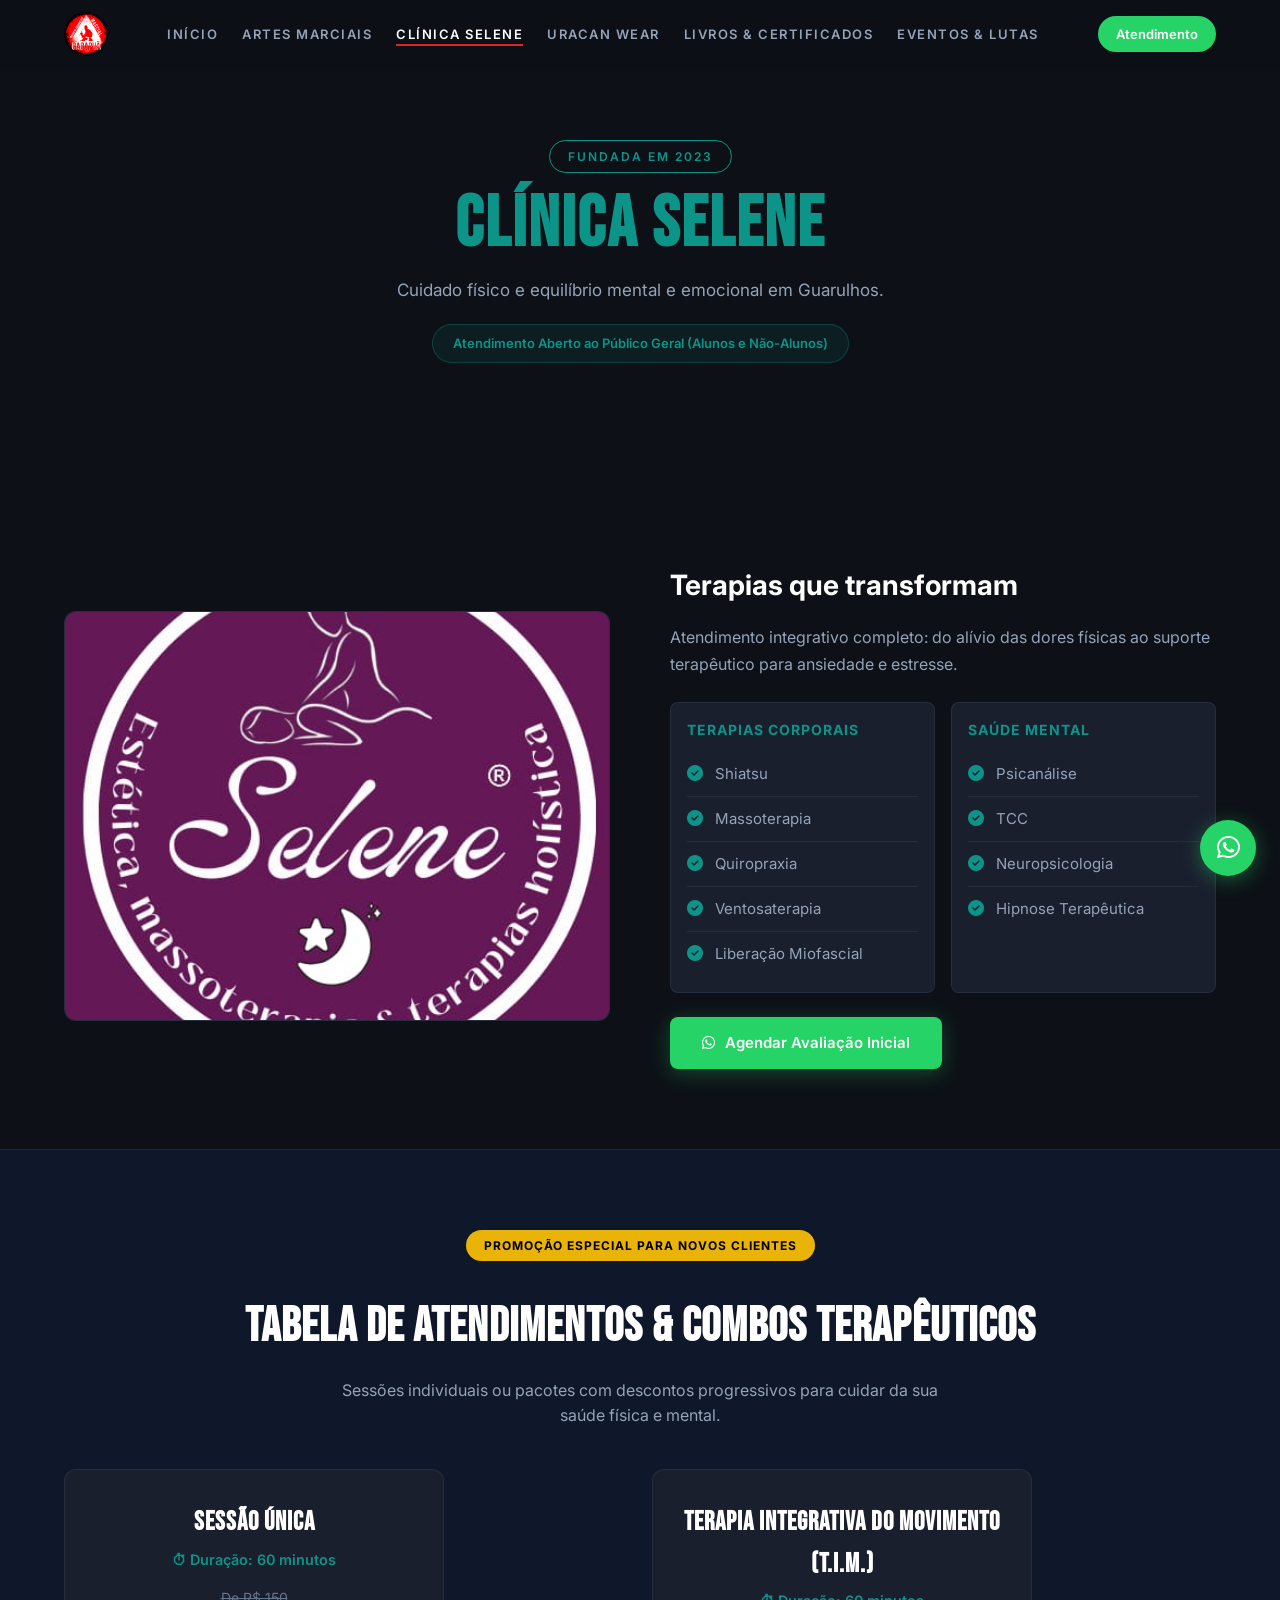
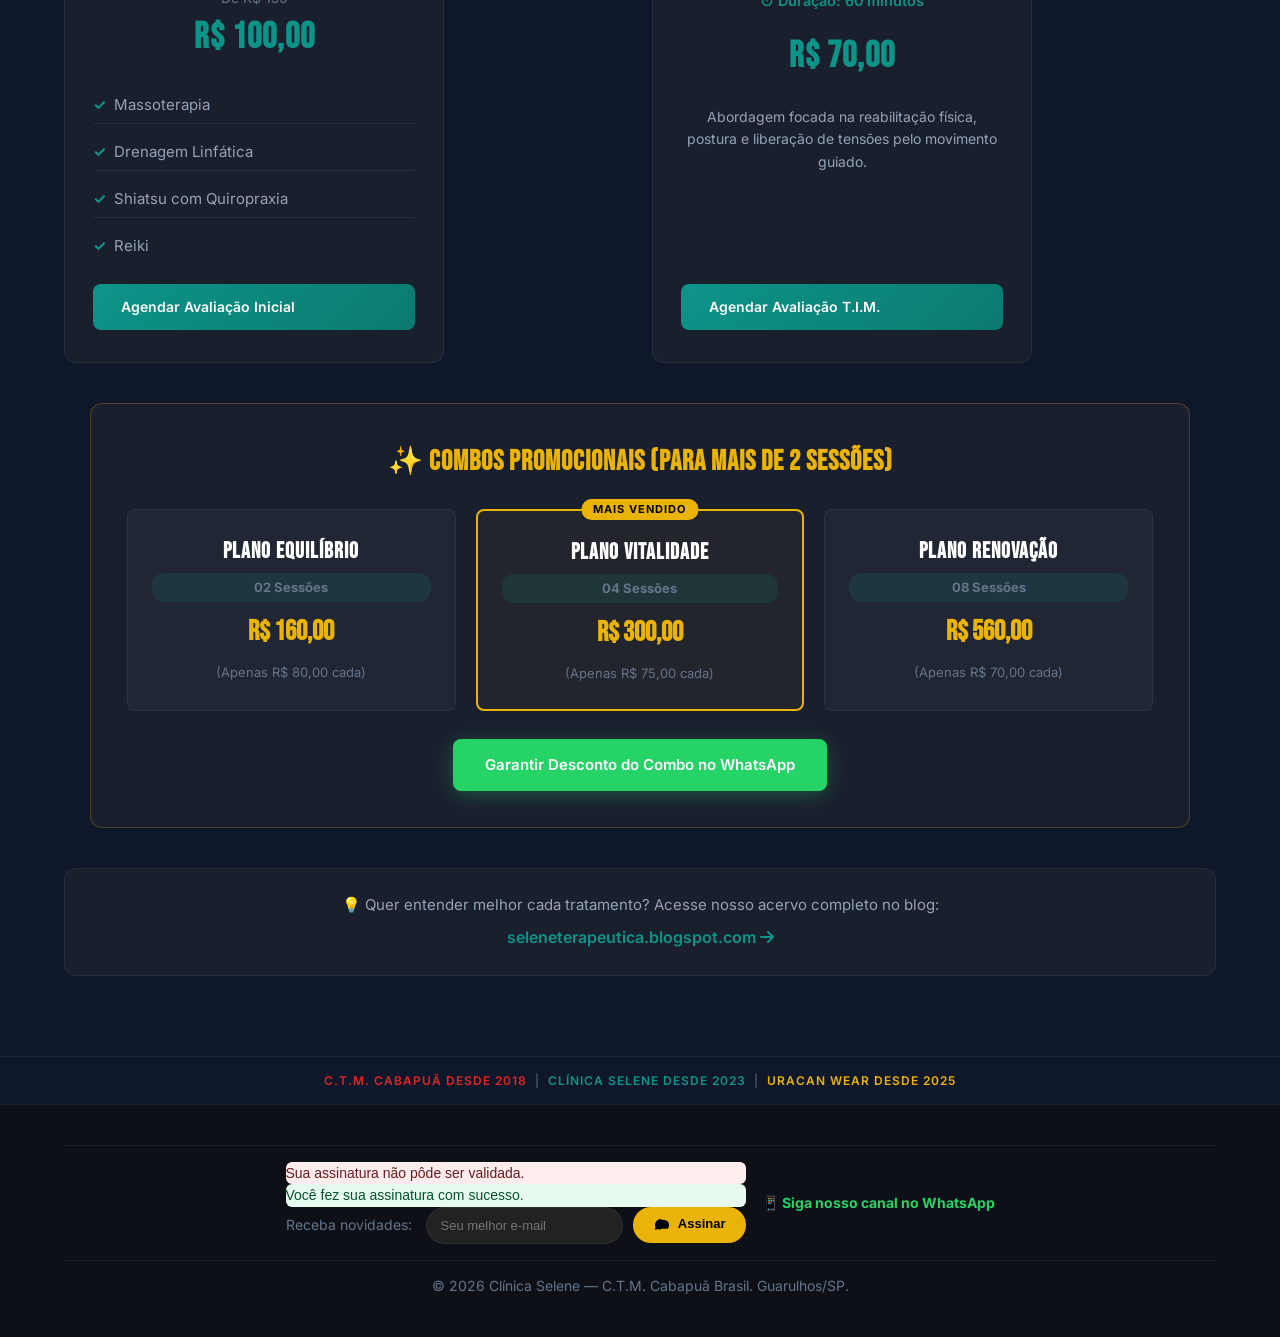
<file: selene.html>
﻿<!DOCTYPE html>
<html lang="pt-BR">
<head>
  <meta charset="UTF-8" />
  <meta name="viewport" content="width=device-width, initial-scale=1.0" />
  <title>Clínica Selene — Terapias Integrativas | Guarulhos</title>
  <meta name="description" content="Clínica Selene: Shiatsu, Massoterapia, Quiropraxia, Psicanálise, TCC e Hipnose. Atendimento em Guarulhos-SP." />
  <meta http-equiv="X-Content-Type-Options" content="nosniff" />
  <meta name="referrer" content="no-referrer-when-downgrade" />
  <link rel="preconnect" href="https://fonts.googleapis.com" />
  <link rel="preconnect" href="https://fonts.gstatic.com" crossorigin />
  <link href="https://fonts.googleapis.com/css2?family=Bebas+Neue&family=Inter:wght@400;500;600;700&display=swap" rel="stylesheet" />
  <link rel="stylesheet" href="https://cdnjs.cloudflare.com/ajax/libs/font-awesome/6.5.0/css/all.min.css" crossorigin="anonymous" referrerpolicy="no-referrer" />
  <link rel="icon" href="favicon.ico" sizes="any" />
  <link rel="icon" type="image/png" href="favicon-192.png" sizes="192x192" />
  <link rel="apple-touch-icon" href="favicon-192.png" />
  <link rel="stylesheet" href="style.css" />
  <style>
    #selene { background: var(--bg-primary); }
    #selene .section-title { color: var(--accent-teal); }
    .selene-grid { display: grid; grid-template-columns: 1fr 1fr; gap: 60px; align-items: center; margin-top: 40px; }
    .selene-image { position: relative; border-radius: var(--radius); overflow: hidden; background: var(--bg-card); aspect-ratio: 4/3; display: flex; align-items: center; justify-content: center; border: 1px solid var(--border-subtle); }
    .selene-image img { width: 100%; height: 100%; object-fit: cover; }
    .selene-content h3 { font-size: 28px; color: var(--text-white); margin-bottom: 16px; font-weight: 700; }
    .selene-content p { font-size: 16px; color: var(--text-gray); margin-bottom: 24px; line-height: 1.7; }
    .benefits-list { list-style: none; margin-bottom: 32px; }
    .benefits-list li { display: flex; align-items: flex-start; gap: 12px; padding: 10px 0; font-size: 15px; color: var(--text-gray); border-bottom: 1px solid var(--border-subtle); }
    .benefits-list li:last-child { border-bottom: none; }
    .benefits-list li i { color: var(--accent-teal); font-size: 16px; margin-top: 3px; flex-shrink: 0; }
    .badge-promo { display:inline-block; padding:6px 18px; background:var(--accent-gold); color:#000; border-radius:100px; font-size:12px; font-weight:700; text-transform:uppercase; letter-spacing:1px; }
    .precos-selene { background:var(--bg-secondary); padding:80px 0; }
    .grid-atendimentos { display:grid; grid-template-columns:repeat(auto-fit,minmax(300px,1fr)); gap:24px; margin:40px 0; }
    .card-preco { background:var(--bg-card); border:1px solid var(--border-subtle); border-radius:var(--radius); padding:32px 28px; text-align:center; transition:all var(--transition); }
    .card-preco:hover { border-color:rgba(13,148,136,0.3); transform:translateY(-4px); box-shadow:0 8px 32px rgba(13,148,136,0.1); }
    .card-preco h3 { font-family:var(--font-heading); font-size:26px; color:var(--text-white); letter-spacing:1px; margin-bottom:4px; }
    .duracao { font-size:14px; color:var(--text-muted); margin-bottom:16px; }
    .preco-main { margin-bottom:20px; }
    .preco-main .de { font-size:14px; color:var(--text-muted); text-decoration:line-through; display:block; }
    .preco-main .por { font-size:36px; font-weight:700; color:var(--accent-teal); }
    .lista-servicos { list-style:none; margin-bottom:20px; }
    .lista-servicos li { padding:6px 0; font-size:15px; color:var(--text-gray); border-bottom:1px solid var(--border-subtle); }
    .lista-servicos li:last-child { border-bottom:none; }
    .desc-tim { font-size:14px; color:var(--text-gray); line-height:1.6; margin-bottom:20px; }
    .btn-agendar-selene { display:inline-flex; align-items:center; gap:8px; padding:12px 28px; background:linear-gradient(135deg,var(--accent-teal),#0B7A70); color:#fff; border:none; border-radius:var(--radius-sm); font-size:14px; font-weight:600; cursor:pointer; transition:all var(--transition); text-decoration:none; }
    .btn-agendar-selene:hover { transform:translateY(-2px); box-shadow:0 6px 20px rgba(13,148,136,0.35); }
    .btn-whatsapp-agendar-selene { display:inline-flex; align-items:center; gap:10px; padding:14px 32px; background:#25D366; color:#fff; border:none; border-radius:var(--radius-sm); font-size:15px; font-weight:600; cursor:pointer; transition:all var(--transition); text-decoration:none; box-shadow:0 4px 20px rgba(37,211,102,0.3); }
    .btn-whatsapp-agendar-selene:hover { transform:translateY(-2px); box-shadow:0 8px 30px rgba(37,211,102,0.4); }
    .combos-box { background:var(--bg-card); border:1px solid rgba(234,179,8,0.25); border-radius:var(--radius); padding:36px; margin-top:40px; }
    .grid-combos { display:grid; grid-template-columns:repeat(auto-fit,minmax(200px,1fr)); gap:20px; margin-top:24px; }
    .combo-item { background:rgba(255,255,255,0.03); border:1px solid var(--border-subtle); border-radius:var(--radius-sm); padding:24px; text-align:center; position:relative; }
    .combo-item.popular { border:2px solid var(--accent-gold); }
    .tag-popular { position:absolute; top:-12px; left:50%; transform:translateX(-50%); background:var(--accent-gold); color:#000; font-size:11px; font-weight:700; padding:2px 12px; border-radius:10px; text-transform:uppercase; letter-spacing:1px; white-space:nowrap; }
    .combo-item h4 { font-family:var(--font-heading); font-size:22px; color:var(--text-white); letter-spacing:1px; margin-bottom:4px; }
    .combo-item .sessoes { font-size:13px; color:var(--text-muted); display:block; margin-bottom:8px; }
    .combo-item .valor-total { font-size:28px; font-weight:700; color:var(--accent-gold); }
    .combo-item .por-sessao { font-size:13px; color:var(--text-muted); }
    .blog-banner-selene { text-align:center; margin-top:40px; padding:24px; background:var(--bg-card); border:1px solid var(--border-subtle); border-radius:var(--radius); }
    .blog-banner-selene p { font-size:15px; color:var(--text-gray); margin-bottom:8px; }
    .link-blog { display:inline-block; font-size:16px; font-weight:600; color:var(--accent-teal); transition:color var(--transition); }
    .link-blog:hover { color:var(--text-white); }
    @media (max-width:768px) { .selene-grid { grid-template-columns:1fr; gap:32px; } .selene-image { order:-1; } .grid-atendimentos { grid-template-columns:1fr; } .grid-combos { grid-template-columns:1fr; } }
  </style>
  <link rel="stylesheet" href="https://sibforms.com/forms/end-form/build/sib-styles.css">
</head>
<body>
  <header class="main-header" id="navbar">
    <div class="container header-container">
      <div class="logo"><a href="index.html"><img src="logo-ctm-cabapua.jpg" alt="C.T.M. Cabapuã Brasil" class="logo-img" style="height:44px;width:44px;border-radius:50%;object-fit:cover;" /></a></div>
      <button class="nav-toggle" id="navToggle" aria-label="Menu"><i class="fas fa-bars"></i></button>
      <nav class="nav-menu" id="navLinks">
        <ul>
          <li><a href="index.html">Início</a></li>
          <li><a href="ctm.html">Artes Marciais</a></li>
          <li><a href="selene.html" class="active">Clínica Selene</a></li>
          <li><a href="uracan.html">Uracan Wear</a></li>
          <li><a href="acervo.html">Livros & Certificados</a></li>
          <li><a href="eventos.html">Eventos & Lutas</a></li>
        </ul>
      </nav>
      <a href="https://wa.me/5511965962262" class="btn-whatsapp-nav" target="_blank" rel="noopener noreferrer">Atendimento</a>
    </div>
  </header>

  <section class="page-hero" style="background:var(--bg-primary);">
    <div class="container">
      <span class="badge-tag" style="border-color:var(--accent-teal);color:var(--accent-teal);">Fundada em 2023</span>
      <h1 style="color:var(--accent-teal);">Clínica Selene</h1>
      <p>Cuidado físico e equilíbrio mental e emocional em Guarulhos.</p>
      <div style="margin-top:20px;display:inline-block;padding:8px 20px;background:rgba(13,148,136,0.1);border:1px solid rgba(13,148,136,0.3);border-radius:100px;font-size:13px;font-weight:600;color:var(--accent-teal);">Atendimento Aberto ao Público Geral (Alunos e Não-Alunos)</div>
    </div>
  </section>

  <section id="selene">
    <div class="container">
      <div class="selene-grid">
        <div class="selene-image reveal">
          <img src="clinica-selene.jpg" alt="Clínica Selene - Terapias Integrativas" />
        </div>
        <div class="selene-content reveal reveal-delay-2">
          <h3>Terapias que transformam</h3>
          <p>Atendimento integrativo completo: do alívio das dores físicas ao suporte terapêutico para ansiedade e estresse.</p>
          <div style="display:grid;grid-template-columns:1fr 1fr;gap:16px;margin-bottom:24px;">
            <div style="background:var(--bg-card);border:1px solid var(--border-subtle);border-radius:var(--radius-sm);padding:16px;">
              <h4 style="color:var(--accent-teal);font-size:14px;font-weight:700;text-transform:uppercase;letter-spacing:1px;margin-bottom:10px;">Terapias Corporais</h4>
              <ul class="benefits-list" style="margin-bottom:0;">
                <li><i class="fas fa-check-circle"></i> Shiatsu</li>
                <li><i class="fas fa-check-circle"></i> Massoterapia</li>
                <li><i class="fas fa-check-circle"></i> Quiropraxia</li>
                <li><i class="fas fa-check-circle"></i> Ventosaterapia</li>
                <li><i class="fas fa-check-circle"></i> Liberação Miofascial</li>
              </ul>
            </div>
            <div style="background:var(--bg-card);border:1px solid var(--border-subtle);border-radius:var(--radius-sm);padding:16px;">
              <h4 style="color:var(--accent-teal);font-size:14px;font-weight:700;text-transform:uppercase;letter-spacing:1px;margin-bottom:10px;">Saúde Mental</h4>
              <ul class="benefits-list" style="margin-bottom:0;">
                <li><i class="fas fa-check-circle"></i> Psicanálise</li>
                <li><i class="fas fa-check-circle"></i> TCC</li>
                <li><i class="fas fa-check-circle"></i> Neuropsicologia</li>
                <li><i class="fas fa-check-circle"></i> Hipnose Terapêutica</li>
              </ul>
            </div>
          </div>
          <a href="https://wa.me/5511915909002?text=Ol%C3%A1!%20Gostaria%20de%20agendar%20uma%20avalia%C3%A7%C3%A3o%20inicial%20na%20Cl%C3%ADnica%20Selene." target="_blank" rel="noopener noreferrer" class="btn btn-whatsapp"><i class="fab fa-whatsapp"></i> Agendar Avaliação Inicial</a>
        </div>
      </div>
    </div>
  </section>

  <!-- SEÇÃO DE VALORES E ATENDIMENTOS - CLÍNICA SELENE -->
  <section class="precos-selene">
    <div class="container">
      <div style="text-align:center;margin-bottom:40px;">
        <span class="badge-promo">PROMOÇÃO ESPECIAL PARA NOVOS CLIENTES</span>
        <h2 style="font-family:var(--font-heading);font-size:clamp(32px,5vw,48px);color:var(--text-white);letter-spacing:1px;margin:12px 0;">Tabela de Atendimentos & Combos Terapêuticos</h2>
        <p class="sub-selene">Sessões individuais ou pacotes com descontos progressivos para cuidar da sua saúde física e mental.</p>
      </div>

      <div class="grid-atendimentos">
        <!-- CARD 1: SESSÃO ÚNICA -->
        <div class="card-preco destaque">
          <div>
            <h3>Sessão Única</h3>
            <p class="duracao">⏱ Duração: 60 minutos</p>
            <div class="preco-main">
              <span class="de">De R$ 150</span>
              <span class="por">R$ 100,00</span>
            </div>
            <ul class="lista-servicos">
              <li>Massoterapia</li>
              <li>Drenagem Linfática</li>
              <li>Shiatsu com Quiropraxia</li>
              <li>Reiki</li>
            </ul>
          </div>
          <a href="https://wa.me/5511915909002?text=Ol%C3%A1!%20Gostaria%20de%20agendar%20uma%20avalia%C3%A7%C3%A3o%20inicial%20na%20Cl%C3%ADnica%20Selene." target="_blank" rel="noopener noreferrer" class="btn-agendar-selene">Agendar Avaliação Inicial</a>
        </div>

        <!-- CARD 2: TERAPIA INTEGRATIVA DO MOVIMENTO -->
        <div class="card-preco destaque-tim">
          <div>
            <h3>Terapia Integrativa do Movimento (T.I.M.)</h3>
            <p class="duracao">⏱ Duração: 60 minutos</p>
            <div class="preco-main">
              <span class="por">R$ 70,00</span>
            </div>
            <p class="desc-tim">Abordagem focada na reabilitação física, postura e liberação de tensões pelo movimento guiado.</p>
          </div>
          <a href="https://wa.me/5511915909002?text=Ol%C3%A1!%20Gostaria%20de%20agendar%20uma%20avalia%C3%A7%C3%A3o%20inicial%20na%20Cl%C3%ADnica%20Selene." target="_blank" rel="noopener noreferrer" class="btn-agendar-selene">Agendar Avaliação T.I.M.</a>
        </div>
      </div>

      <!-- SEÇÃO COMBOS PROMOCIONAIS -->
      <div class="combos-box">
        <h3 style="font-family:var(--font-heading);font-size:28px;color:var(--accent-gold);letter-spacing:1px;text-align:center;">✨ Combos Promocionais (Para mais de 2 sessões)</h3>
        <div class="grid-combos">
          <div class="combo-item">
            <h4>Plano Equilíbrio</h4>
            <span class="sessoes">02 Sessões</span>
            <p class="valor-total">R$ 160,00</p>
            <span class="por-sessao">(Apenas R$ 80,00 cada)</span>
          </div>

          <div class="combo-item popular">
            <span class="tag-popular">Mais Vendido</span>
            <h4>Plano Vitalidade</h4>
            <span class="sessoes">04 Sessões</span>
            <p class="valor-total">R$ 300,00</p>
            <span class="por-sessao">(Apenas R$ 75,00 cada)</span>
          </div>

          <div class="combo-item">
            <h4>Plano Renovação</h4>
            <span class="sessoes">08 Sessões</span>
            <p class="valor-total">R$ 560,00</p>
            <span class="por-sessao">(Apenas R$ 70,00 cada)</span>
          </div>
        </div>

        <div style="text-align:center;margin-top:28px;">
          <a href="https://wa.me/5511915909002?text=Ol%C3%A1!%20Gostaria%20de%20agendar%20uma%20avalia%C3%A7%C3%A3o%20inicial%20na%20Cl%C3%ADnica%20Selene." target="_blank" rel="noopener noreferrer" class="btn-whatsapp-agendar-selene">Garantir Desconto do Combo no WhatsApp</a>
        </div>
      </div>

      <!-- LINK DO BLOG DA CLÍNICA -->
      <div class="blog-banner-selene">
        <p>💡 Quer entender melhor cada tratamento? Acesse nosso acervo completo no blog:</p>
        <a href="https://seleneterapeutica.blogspot.com" target="_blank" rel="noopener noreferrer" class="link-blog">seleneterapeutica.blogspot.com <i class="fas fa-arrow-right"></i></a>
      </div>
    </div>
  </section>

  <div class="timeline-bar">
    <div class="container">
      <p><span class="t-red">C.T.M. Cabapuã desde 2018</span> &nbsp;|&nbsp; <span class="t-teal">Clínica Selene desde 2023</span> &nbsp;|&nbsp; <span class="t-gold">Uracan Wear desde 2025</span></p>
    </div>
  </div>
  <footer class="main-footer">
    <div class="container">
      <div style="display:flex;flex-wrap:wrap;align-items:center;justify-content:center;gap:16px;padding:16px 0;margin-bottom:14px;border-top:1px solid var(--border-subtle);border-bottom:1px solid var(--border-subtle);">
                <div class="sib-form" style="background:transparent;text-align:left;flex:1;min-width:280px;max-width:460px;">
          <div id="sib-form-container" class="sib-form-container">
            <div id="error-message" class="sib-form-message-panel" style="font-family:Helvetica,sans-serif;font-size:14px;text-align:left;color:#661d1d;background-color:#ffeded;border-color:#ff4949;border-radius:6px;max-width:460px;">
              <div class="sib-form-message-panel__text sib-form-message-panel__text--center">
                <span class="sib-form-message-panel__inner-text">Sua assinatura não pôde ser validada.</span>
              </div>
            </div>
            <div id="success-message" class="sib-form-message-panel" style="font-family:Helvetica,sans-serif;font-size:14px;text-align:left;color:#085229;background-color:#e7faf0;border-color:#13ce66;border-radius:6px;max-width:460px;">
              <div class="sib-form-message-panel__text sib-form-message-panel__text--center">
                <span class="sib-form-message-panel__inner-text">Você fez sua assinatura com sucesso.</span>
              </div>
            </div>
            <div id="sib-container" class="sib-container sib-container--horizontal" style="background:transparent;padding:0;margin:0;">
              <form id="sib-form" method="POST" action="https://e9878ea3.sibforms.com/serve/[base64]" data-type="subscription" style="display:flex;flex-wrap:wrap;align-items:center;gap:10px;margin:0;">
                <label for="EMAIL" style="font-size:14px;color:var(--text-muted);margin-right:4px;">Receba novidades:</label>
                <div class="sib-input" style="flex:1;min-width:180px;">
                  <div class="form__entry" style="position:relative;">
                    <input type="email" class="input" id="EMAIL" name="EMAIL" placeholder="Seu melhor e-mail" required data-required="true" autocomplete="off" style="width:100%;padding:10px 14px;border:1px solid var(--border-subtle);border-radius:50px;background:#222;color:#fff;box-sizing:border-box;font-size:13px;" />
                    <label class="entry__error entry__error--primary" style="font-family:Helvetica, sans-serif; font-size:12px; text-align:left; color:#661d1d; background-color:#ffeded; border-color:#ff4949; border-radius:3px;"></label>
                  </div>
                </div>
                <button type="submit" class="sib-form-block__button sib-form-block__button-with-loader" form="sib-form" style="background-color:var(--accent-gold);color:#000;padding:10px 20px;border:none;border-radius:50px;font-weight:bold;cursor:pointer;font-size:13px;line-height:1;min-height:0;">
                  <svg class="icon clickable__icon progress-indicator__icon sib-hide-loader-icon" viewBox="0 0 512 512" style="width:16px;height:16px;vertical-align:middle;margin-right:6px;">
                    <path d="M460.116 373.846l-20.823-12.022c-5.541-3.199-7.54-10.159-4.663-15.874 10.423-28.618 15.822-59.097 15.822-91.096 0-106.23-86.408-192.636-192.636-192.636S64.982 148.738 64.982 254.968c0 31.999 5.399 62.478 15.822 91.096 2.877 5.715.878 12.675-4.663 15.874l-20.823 12.022c-5.541 3.199-7.54 10.159-4.663 15.874 5.25 9.088 15.26 14.702 25.992 14.702h2.762c1.31 0 2.626-.084 3.937-.248 7.816-1.216 15.489-3.131 22.833-5.673 9.905-3.463 20.801-5.268 31.872-5.268h24.156c11.07 0 21.967 1.805 31.872 5.268 7.344 2.542 15.017 4.457 22.833 5.673 1.311.164 2.627.248 3.937.248h2.762c10.732 0 20.742-5.614 25.992-14.702 2.877-5.715.878-12.675-4.663-15.874zM256.016 95.104c-88.211 0-159.744 71.533-159.744 159.744 0 57.274 30.203 107.4 75.465 135.875v-19.486c0-22.976 8.408-44.843 22.303-61.678l8.448-10.248-4.202-12.867c-9.703-29.702-15.322-60.275-15.322-91.399 0-68.052 55.357-123.409 123.409-123.409s123.409 55.357 123.409 123.409c0 31.124-5.619 61.697-15.322 91.399l-4.202 12.867 8.448 10.248c13.895 16.831 22.303 38.702 22.303 61.678v19.486c45.262-28.475 75.465-78.601 75.465-135.875 0-88.211-71.533-159.744-159.744-159.744z"/>
                  </svg>
                  <span class="sib-form-block__button-text">Assinar</span>
                </button>
                <input type="text" name="email_address_check" value="" class="input--hidden" style="display:none;">
                <input type="hidden" name="locale" value="pt">
              </form>
            </div>
          </div>
        </div>
        <a href="https://whatsapp.com/channel/0029VbCqieN1dAvyyLTeea2K" target="_blank" rel="noopener noreferrer" style="color:#25D366;text-decoration:none;font-weight:bold;font-size:14px;">📱 Siga nosso canal no WhatsApp</a>
      </div>
      <p>&copy; 2026 Clínica Selene — C.T.M. Cabapuã Brasil. Guarulhos/SP.</p>
    </div>
  </footer>

  <a href="https://wa.me/5511915909002?text=Ol%C3%A1!%20Acessei%20o%20site%20cabapua.com.br%20e%20gostaria%20de%20agendar%20uma%20avalia%C3%A7%C3%A3o%20inicial%20na%20Cl%C3%ADnica%20Selene." target="_blank" rel="noopener noreferrer" class="wa-float" aria-label="WhatsApp"><i class="fab fa-whatsapp"></i></a>

  <script>
    (function() {
      const toggle = document.getElementById('navToggle');
      const navMenu = document.getElementById('navLinks');
      if (toggle && navMenu) {
        toggle.addEventListener('click', function() {
          const menu = navMenu.querySelector('ul');
          if (menu) menu.classList.toggle('open');
          toggle.querySelector('i').className = menu && menu.classList.contains('open') ? 'fas fa-times' : 'fas fa-bars';
        });
        navMenu.querySelectorAll('a').forEach(function(link) {
          link.addEventListener('click', function() {
            const menu = navMenu.querySelector('ul');
            if (menu) menu.classList.remove('open');
            toggle.querySelector('i').className = 'fas fa-bars';
          });
        });
      }
      const header = document.getElementById('navbar');
      window.addEventListener('scroll', function() {
        header.classList.toggle('scrolled', window.scrollY > 40);
      }, { passive: true });
      const revealElements = document.querySelectorAll('.reveal');
      if (revealElements.length > 0 && 'IntersectionObserver' in window) {
        const observer = new IntersectionObserver(function(entries) {
          entries.forEach(function(entry) {
            if (entry.isIntersecting) { entry.target.classList.add('visible'); observer.unobserve(entry.target); }
          });
        }, { threshold: 0.1, rootMargin: '0px 0px -40px 0px' });
        revealElements.forEach(function(el) { observer.observe(el); });
      } else { revealElements.forEach(function(el) { el.classList.add('visible'); }); }
    })();
  </script>
  <script defer src="https://sibforms.com/forms/end-form/build/main.js"></script>
</body>
</html>
</file>
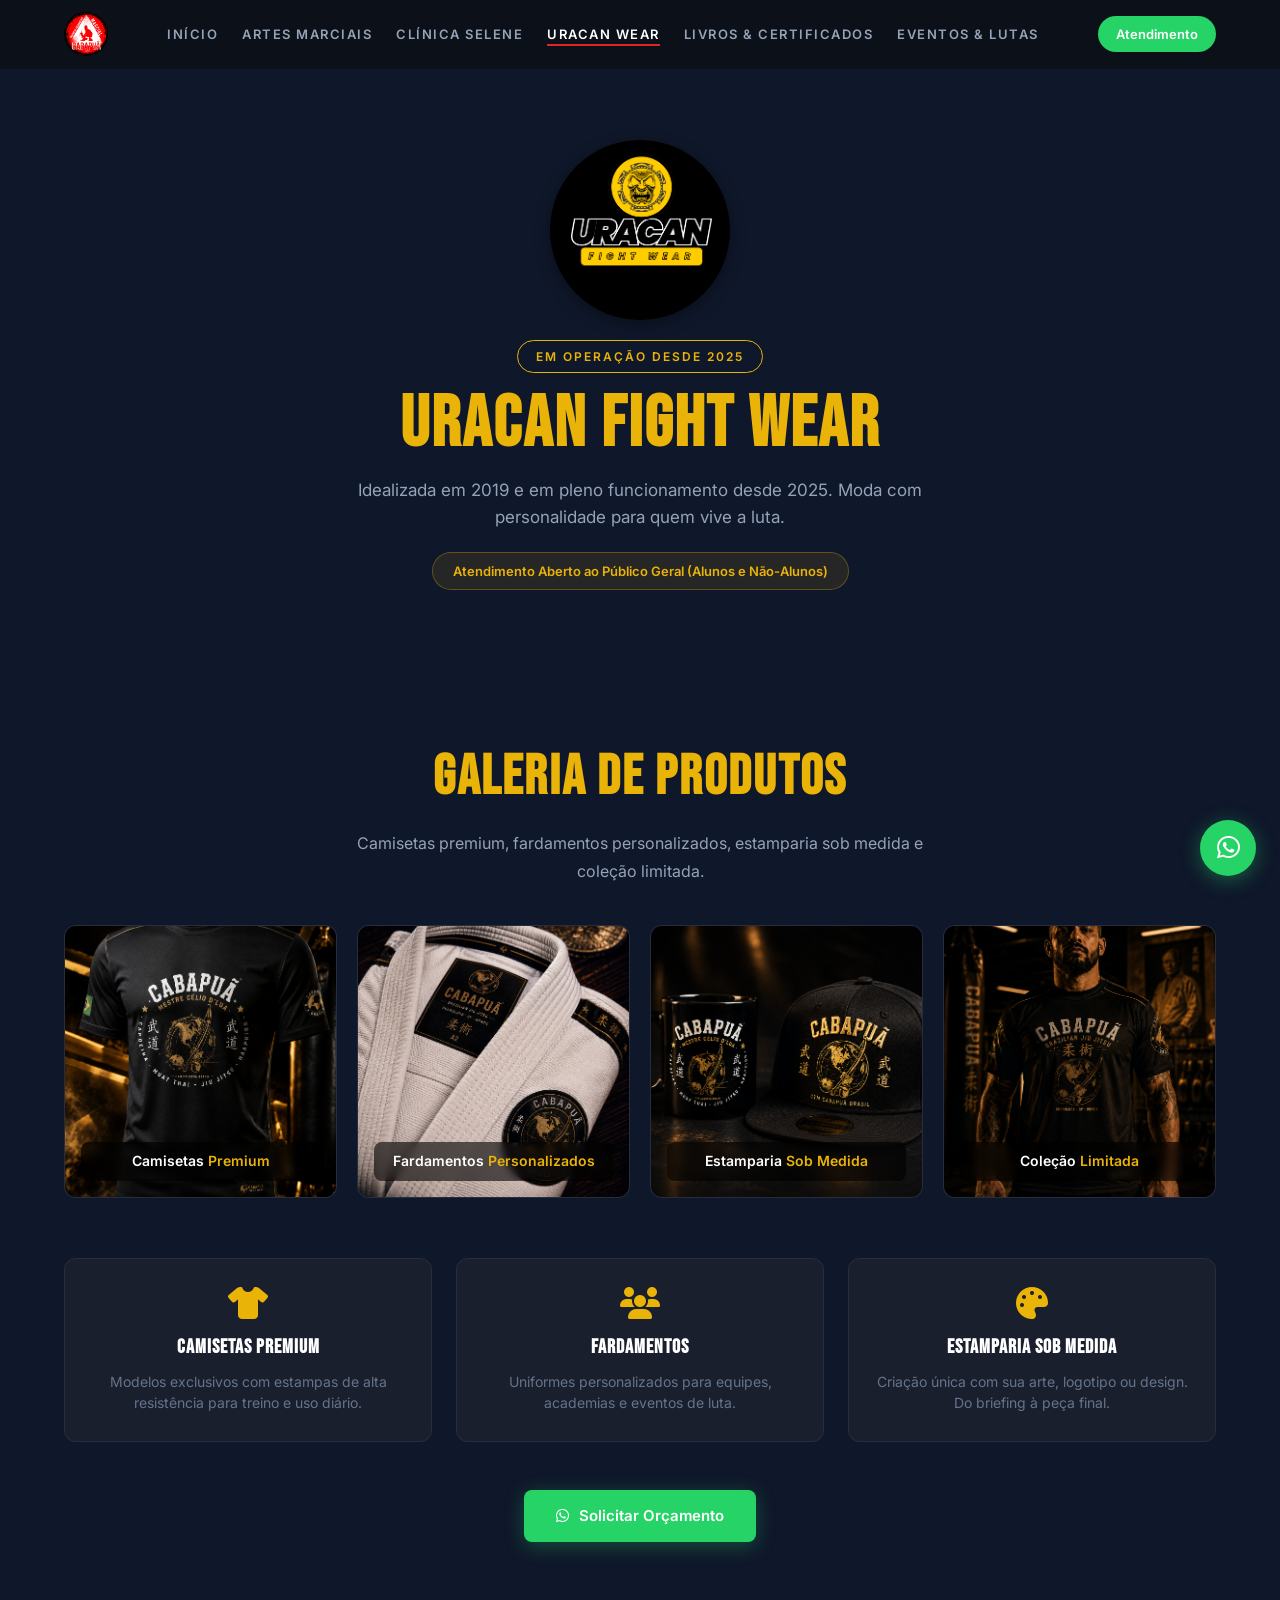
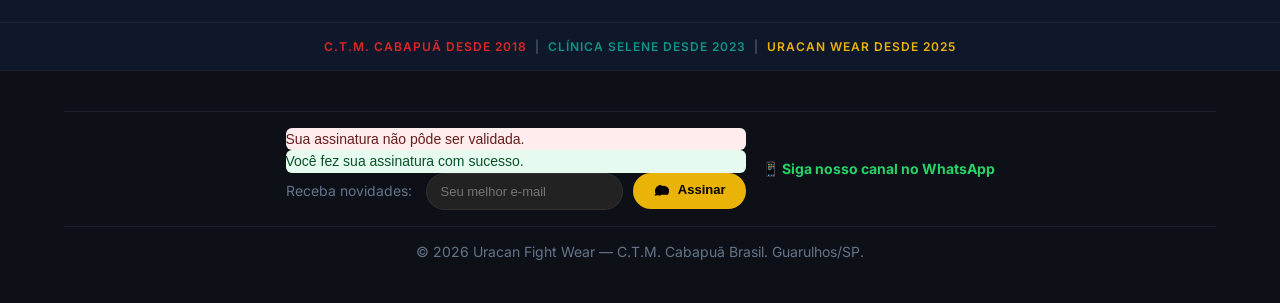
<file: uracan.html>
﻿<!DOCTYPE html>
<html lang="pt-BR">
<head>
  <meta charset="UTF-8" />
  <meta name="viewport" content="width=device-width, initial-scale=1.0" />
  <title>Uracan Fight Wear — Vestuário e Fardamentos</title>
  <meta name="description" content="Uracan Fight Wear: Camisetas, fardamentos e estampas personalizadas. Moda fight wear de alta qualidade." />
  <meta http-equiv="X-Content-Type-Options" content="nosniff" />
  <meta name="referrer" content="no-referrer-when-downgrade" />
  <link rel="preconnect" href="https://fonts.googleapis.com" />
  <link rel="preconnect" href="https://fonts.gstatic.com" crossorigin />
  <link href="https://fonts.googleapis.com/css2?family=Bebas+Neue&family=Inter:wght@400;500;600;700&display=swap" rel="stylesheet" />
  <link rel="stylesheet" href="https://cdnjs.cloudflare.com/ajax/libs/font-awesome/6.5.0/css/all.min.css" crossorigin="anonymous" referrerpolicy="no-referrer" />
  <link rel="icon" href="favicon.ico" sizes="any" />
  <link rel="icon" type="image/png" href="favicon-192.png" sizes="192x192" />
  <link rel="apple-touch-icon" href="favicon-192.png" />
  <link rel="stylesheet" href="style.css" />
  <style>
    #uracan { background: var(--bg-secondary); }
    #uracan .section-title { color: var(--accent-gold); }
    .gallery { display: grid; grid-template-columns: repeat(auto-fit, minmax(260px, 1fr)); gap: 20px; margin-top: 40px; }
    .gallery-item { position: relative; border-radius: var(--radius); overflow: hidden; background: var(--bg-card); aspect-ratio: 1; display: flex; align-items: center; justify-content: center; border: 1px solid var(--border-subtle); transition: all var(--transition); }
    .gallery-item:hover { border-color: rgba(234,179,8,0.3); transform: translateY(-4px); box-shadow: 0 8px 32px rgba(234,179,8,0.1); }
    .gallery-item img { width: 100%; height: 100%; object-fit: cover; }
    .gallery-label { position: absolute; bottom: 16px; left: 16px; right: 16px; text-align: center; font-weight: 600; font-size: 14px; color: var(--text-white); background: rgba(0,0,0,0.6); padding: 8px 12px; border-radius: var(--radius-sm); backdrop-filter: blur(4px); }
    .gallery-label span { color: var(--accent-gold); }
    .uracan-desc { text-align: center; max-width: 600px; margin: 24px auto 0; font-size: 16px; color: var(--text-gray); line-height: 1.7; }
    .info-grid { display: grid; grid-template-columns: repeat(auto-fit, minmax(220px, 1fr)); gap: 24px; margin-top: 60px; }
    .info-card { background: var(--bg-card); border: 1px solid var(--border-subtle); border-radius: var(--radius); padding: 28px 24px; text-align: center; }
    .info-card i { font-size: 32px; color: var(--accent-gold); margin-bottom: 12px; }
    .info-card h4 { font-family: var(--font-heading); font-size: 20px; color: var(--text-white); letter-spacing: 1px; margin-bottom: 8px; }
    .info-card p { font-size: 14px; color: var(--text-muted); line-height: 1.5; }
  </style>
  <link rel="stylesheet" href="https://sibforms.com/forms/end-form/build/sib-styles.css">
</head>
<body>
  <header class="main-header" id="navbar">
    <div class="container header-container">
      <div class="logo"><a href="index.html"><img src="logo-ctm-cabapua.jpg" alt="C.T.M. Cabapuã Brasil" class="logo-img" style="height:44px;width:44px;border-radius:50%;object-fit:cover;" /></a></div>
      <button class="nav-toggle" id="navToggle" aria-label="Menu"><i class="fas fa-bars"></i></button>
      <nav class="nav-menu" id="navLinks">
        <ul>
          <li><a href="index.html">Início</a></li>
          <li><a href="ctm.html">Artes Marciais</a></li>
          <li><a href="selene.html">Clínica Selene</a></li>
          <li><a href="uracan.html" class="active">Uracan Wear</a></li>
          <li><a href="acervo.html">Livros & Certificados</a></li>
          <li><a href="eventos.html">Eventos & Lutas</a></li>
        </ul>
      </nav>
      <a href="https://wa.me/5511965962262" class="btn-whatsapp-nav" target="_blank" rel="noopener noreferrer">Atendimento</a>
    </div>
  </header>

  <section class="page-hero">
    <div class="container">
      <img src="logo.png" alt="Uracan Fight Wear" style="max-width:180px;border-radius:50%;margin:0 auto 20px;display:block;box-shadow:0 4px 15px rgba(0,0,0,0.4);" />
      <span class="badge-tag" style="border-color:var(--accent-gold);color:var(--accent-gold);">Em operação desde 2025</span>
      <h1 style="color:var(--accent-gold);">Uracan Fight Wear</h1>
      <p>Idealizada em 2019 e em pleno funcionamento desde 2025. Moda com personalidade para quem vive a luta.</p>
      <div style="margin-top:20px;display:inline-block;padding:8px 20px;background:rgba(234,179,8,0.1);border:1px solid rgba(234,179,8,0.3);border-radius:100px;font-size:13px;font-weight:600;color:var(--accent-gold);">Atendimento Aberto ao Público Geral (Alunos e Não-Alunos)</div>
    </div>
  </section>

  <section id="uracan">
    <div class="container">
      <h2 class="section-title" style="text-align:center;">Galeria de Produtos</h2>
      <p class="uracan-desc">Camisetas premium, fardamentos personalizados, estamparia sob medida e coleção limitada.</p>
      <div class="gallery">
        <div class="gallery-item reveal reveal-delay-1"><img src="uracan-camiseta-premium.png" alt="Camiseta Premium Uracan Fight Wear" /><div class="gallery-label">Camisetas <span>Premium</span></div></div>
        <div class="gallery-item reveal reveal-delay-2"><img src="uracan-fardamentos.png" alt="Estampa exclusiva Uracan Fight Wear" /><div class="gallery-label">Fardamentos <span>Personalizados</span></div></div>
        <div class="gallery-item reveal reveal-delay-3"><img src="uracan-estamparia.png" alt="Fardamento completo para equipes Uracan" /><div class="gallery-label">Estamparia <span>Sob Medida</span></div></div>
        <div class="gallery-item reveal reveal-delay-4"><img src="uracan-colecao.png" alt="Processo de estamparia Uracan" /><div class="gallery-label">Coleção <span>Limitada</span></div></div>
      </div>

      <div class="info-grid">
        <div class="info-card"><i class="fas fa-tshirt"></i><h4>Camisetas Premium</h4><p>Modelos exclusivos com estampas de alta resistência para treino e uso diário.</p></div>
        <div class="info-card"><i class="fas fa-users"></i><h4>Fardamentos</h4><p>Uniformes personalizados para equipes, academias e eventos de luta.</p></div>
        <div class="info-card"><i class="fas fa-palette"></i><h4>Estamparia Sob Medida</h4><p>Criação única com sua arte, logotipo ou design. Do briefing à peça final.</p></div>
      </div>

      <div class="section-cta" style="text-align:center;margin-top:48px;">
        <a href="https://wa.me/5511965962262?text=Ol%C3%A1!%20Quero%20solicitar%20um%20or%C3%A7amento%20na%20Uracan%20Fight%20Wear" target="_blank" rel="noopener noreferrer" class="btn btn-whatsapp"><i class="fab fa-whatsapp"></i> Solicitar Orçamento</a>
      </div>
    </div>
  </section>

  <div class="timeline-bar">
    <div class="container">
      <p><span class="t-red">C.T.M. Cabapuã desde 2018</span> &nbsp;|&nbsp; <span class="t-teal">Clínica Selene desde 2023</span> &nbsp;|&nbsp; <span class="t-gold">Uracan Wear desde 2025</span></p>
    </div>
  </div>
  <footer class="main-footer">
    <div class="container">
      <div style="display:flex;flex-wrap:wrap;align-items:center;justify-content:center;gap:16px;padding:16px 0;margin-bottom:14px;border-top:1px solid var(--border-subtle);border-bottom:1px solid var(--border-subtle);">
                <div class="sib-form" style="background:transparent;text-align:left;flex:1;min-width:280px;max-width:460px;">
          <div id="sib-form-container" class="sib-form-container">
            <div id="error-message" class="sib-form-message-panel" style="font-family:Helvetica,sans-serif;font-size:14px;text-align:left;color:#661d1d;background-color:#ffeded;border-color:#ff4949;border-radius:6px;max-width:460px;">
              <div class="sib-form-message-panel__text sib-form-message-panel__text--center">
                <span class="sib-form-message-panel__inner-text">Sua assinatura não pôde ser validada.</span>
              </div>
            </div>
            <div id="success-message" class="sib-form-message-panel" style="font-family:Helvetica,sans-serif;font-size:14px;text-align:left;color:#085229;background-color:#e7faf0;border-color:#13ce66;border-radius:6px;max-width:460px;">
              <div class="sib-form-message-panel__text sib-form-message-panel__text--center">
                <span class="sib-form-message-panel__inner-text">Você fez sua assinatura com sucesso.</span>
              </div>
            </div>
            <div id="sib-container" class="sib-container sib-container--horizontal" style="background:transparent;padding:0;margin:0;">
              <form id="sib-form" method="POST" action="https://e9878ea3.sibforms.com/serve/[base64]" data-type="subscription" style="display:flex;flex-wrap:wrap;align-items:center;gap:10px;margin:0;">
                <label for="EMAIL" style="font-size:14px;color:var(--text-muted);margin-right:4px;">Receba novidades:</label>
                <div class="sib-input" style="flex:1;min-width:180px;">
                  <div class="form__entry" style="position:relative;">
                    <input type="email" class="input" id="EMAIL" name="EMAIL" placeholder="Seu melhor e-mail" required data-required="true" autocomplete="off" style="width:100%;padding:10px 14px;border:1px solid var(--border-subtle);border-radius:50px;background:#222;color:#fff;box-sizing:border-box;font-size:13px;" />
                    <label class="entry__error entry__error--primary" style="font-family:Helvetica, sans-serif; font-size:12px; text-align:left; color:#661d1d; background-color:#ffeded; border-color:#ff4949; border-radius:3px;"></label>
                  </div>
                </div>
                <button type="submit" class="sib-form-block__button sib-form-block__button-with-loader" form="sib-form" style="background-color:var(--accent-gold);color:#000;padding:10px 20px;border:none;border-radius:50px;font-weight:bold;cursor:pointer;font-size:13px;line-height:1;min-height:0;">
                  <svg class="icon clickable__icon progress-indicator__icon sib-hide-loader-icon" viewBox="0 0 512 512" style="width:16px;height:16px;vertical-align:middle;margin-right:6px;">
                    <path d="M460.116 373.846l-20.823-12.022c-5.541-3.199-7.54-10.159-4.663-15.874 10.423-28.618 15.822-59.097 15.822-91.096 0-106.23-86.408-192.636-192.636-192.636S64.982 148.738 64.982 254.968c0 31.999 5.399 62.478 15.822 91.096 2.877 5.715.878 12.675-4.663 15.874l-20.823 12.022c-5.541 3.199-7.54 10.159-4.663 15.874 5.25 9.088 15.26 14.702 25.992 14.702h2.762c1.31 0 2.626-.084 3.937-.248 7.816-1.216 15.489-3.131 22.833-5.673 9.905-3.463 20.801-5.268 31.872-5.268h24.156c11.07 0 21.967 1.805 31.872 5.268 7.344 2.542 15.017 4.457 22.833 5.673 1.311.164 2.627.248 3.937.248h2.762c10.732 0 20.742-5.614 25.992-14.702 2.877-5.715.878-12.675-4.663-15.874zM256.016 95.104c-88.211 0-159.744 71.533-159.744 159.744 0 57.274 30.203 107.4 75.465 135.875v-19.486c0-22.976 8.408-44.843 22.303-61.678l8.448-10.248-4.202-12.867c-9.703-29.702-15.322-60.275-15.322-91.399 0-68.052 55.357-123.409 123.409-123.409s123.409 55.357 123.409 123.409c0 31.124-5.619 61.697-15.322 91.399l-4.202 12.867 8.448 10.248c13.895 16.831 22.303 38.702 22.303 61.678v19.486c45.262-28.475 75.465-78.601 75.465-135.875 0-88.211-71.533-159.744-159.744-159.744z"/>
                  </svg>
                  <span class="sib-form-block__button-text">Assinar</span>
                </button>
                <input type="text" name="email_address_check" value="" class="input--hidden" style="display:none;">
                <input type="hidden" name="locale" value="pt">
              </form>
            </div>
          </div>
        </div>
        <a href="https://whatsapp.com/channel/0029VbCqieN1dAvyyLTeea2K" target="_blank" rel="noopener noreferrer" style="color:#25D366;text-decoration:none;font-weight:bold;font-size:14px;">📱 Siga nosso canal no WhatsApp</a>
      </div>
      <p>&copy; 2026 Uracan Fight Wear — C.T.M. Cabapuã Brasil. Guarulhos/SP.</p>
    </div>
  </footer>

  <a href="https://wa.me/5511965962262?text=Ol%C3%A1!%20Acessei%20o%20site%20cabapua.com.br%20e%20gostaria%20de%20solicitar%20um%20or%C3%A7amento%20na%20Uracan%20Fight%20Wear." target="_blank" rel="noopener noreferrer" class="wa-float" aria-label="WhatsApp"><i class="fab fa-whatsapp"></i></a>

  <script>
    (function() {
      const toggle = document.getElementById('navToggle');
      const navMenu = document.getElementById('navLinks');
      if (toggle && navMenu) {
        toggle.addEventListener('click', function() {
          const menu = navMenu.querySelector('ul');
          if (menu) menu.classList.toggle('open');
          toggle.querySelector('i').className = menu && menu.classList.contains('open') ? 'fas fa-times' : 'fas fa-bars';
        });
        navMenu.querySelectorAll('a').forEach(function(link) {
          link.addEventListener('click', function() {
            const menu = navMenu.querySelector('ul');
            if (menu) menu.classList.remove('open');
            toggle.querySelector('i').className = 'fas fa-bars';
          });
        });
      }
      const header = document.getElementById('navbar');
      window.addEventListener('scroll', function() {
        header.classList.toggle('scrolled', window.scrollY > 40);
      }, { passive: true });
      const revealElements = document.querySelectorAll('.reveal');
      if (revealElements.length > 0 && 'IntersectionObserver' in window) {
        const observer = new IntersectionObserver(function(entries) {
          entries.forEach(function(entry) {
            if (entry.isIntersecting) { entry.target.classList.add('visible'); observer.unobserve(entry.target); }
          });
        }, { threshold: 0.1, rootMargin: '0px 0px -40px 0px' });
        revealElements.forEach(function(el) { observer.observe(el); });
      } else { revealElements.forEach(function(el) { el.classList.add('visible'); }); }
    })();
  </script>
  <script defer src="https://sibforms.com/forms/end-form/build/main.js"></script>
</body>
</html>
</file>
<file: style.css>
*, *::before, *::after {
  margin: 0;
  padding: 0;
  box-sizing: border-box;
}

:root {
  --bg-primary: #0D1117;
  --bg-secondary: #0F172A;
  --bg-card: #1A1F2E;
  --bg-nav: rgba(13, 17, 23, 0.92);
  --text-white: #FFFFFF;
  --text-gray: #94A3B8;
  --text-muted: #64748B;
  --accent-red: #DC2626;
  --accent-orange: #EA580C;
  --accent-teal: #0D9488;
  --accent-blue: #38BDF8;
  --accent-gold: #EAB308;
  --border-subtle: rgba(148, 163, 184, 0.1);
  --radius: 12px;
  --radius-sm: 8px;
  --transition: 0.35s cubic-bezier(0.4, 0, 0.2, 1);
  --font-heading: 'Bebas Neue', sans-serif;
  --font-body: 'Inter', sans-serif;
}

html { scroll-behavior: smooth; }

body {
  font-family: var(--font-body);
  background: var(--bg-primary);
  color: var(--text-gray);
  line-height: 1.6;
  -webkit-font-smoothing: antialiased;
}

img { max-width: 100%; display: block; }
a { text-decoration: none; color: inherit; }

.container {
  max-width: 1200px;
  margin: 0 auto;
  padding: 0 24px;
}

/* HEADER UNIFICADO */
.main-header {
  position: fixed;
  top: 0;
  left: 0;
  width: 100%;
  z-index: 1000;
  background: var(--bg-nav);
  backdrop-filter: blur(12px);
  -webkit-backdrop-filter: blur(12px);
  border-bottom: 1px solid transparent;
  transition: border-color var(--transition);
}

.main-header.scrolled { border-bottom-color: var(--border-subtle); }

.header-container {
  display: flex;
  align-items: center;
  justify-content: space-between;
  height: 68px;
}

.main-header .logo { display: flex; align-items: center; flex-shrink: 0; }

.main-header .logo .logo-img { height: 44px; width: auto; }

.nav-menu ul {
  display: flex;
  align-items: center;
  gap: 24px;
  list-style: none;
  margin: 0;
  padding: 0;
}

.nav-menu a {
  font-size: 13px;
  font-weight: 600;
  color: var(--text-gray);
  text-transform: uppercase;
  letter-spacing: 1.5px;
  transition: color var(--transition);
  position: relative;
}

.nav-menu a::after {
  content: '';
  position: absolute;
  bottom: -4px;
  left: 0;
  width: 0;
  height: 2px;
  background: var(--accent-red);
  transition: width var(--transition);
}

.nav-menu a:hover, .nav-menu a.active { color: var(--text-white); }
.nav-menu a:hover::after, .nav-menu a.active::after { width: 100%; }

.btn-whatsapp-nav {
  display: inline-flex;
  align-items: center;
  gap: 6px;
  padding: 8px 18px;
  background: #25D366;
  color: #fff;
  border-radius: 100px;
  font-size: 13px;
  font-weight: 600;
  transition: all var(--transition);
  flex-shrink: 0;
}

.btn-whatsapp-nav:hover { background: #1da851; transform: translateY(-1px); }

.nav-toggle {
  display: none;
  background: none;
  border: none;
  color: var(--text-white);
  font-size: 24px;
  cursor: pointer;
}

/* PAGE HERO */
.page-hero {
  padding: 140px 0 80px;
  text-align: center;
  background: var(--bg-secondary);
  position: relative;
  overflow: hidden;
}

.page-hero h1 {
  font-family: var(--font-heading);
  font-size: clamp(44px, 7vw, 72px);
  color: var(--text-white);
  letter-spacing: 2px;
  line-height: 1;
  margin-bottom: 16px;
}

.page-hero p {
  font-size: 17px;
  color: var(--text-gray);
  max-width: 600px;
  margin: 0 auto;
}

.badge-tag {
  display: inline-block;
  padding: 6px 18px;
  border: 1px solid var(--accent-red);
  border-radius: 100px;
  font-size: 12px;
  font-weight: 600;
  text-transform: uppercase;
  letter-spacing: 2px;
  color: var(--accent-red);
  margin-bottom: 16px;
}

/* SECTIONS */
section { padding: 80px 0; position: relative; }

.section-header { text-align: center; margin-bottom: 48px; }

.section-title {
  font-family: var(--font-heading);
  font-size: clamp(36px, 5vw, 56px);
  color: var(--text-white);
  letter-spacing: 2px;
  line-height: 1;
  margin-bottom: 12px;
}

.section-desc {
  font-size: 16px;
  color: var(--text-gray);
  max-width: 600px;
  margin: 0 auto;
}

/* BUTTONS */
.btn {
  display: inline-flex;
  align-items: center;
  gap: 10px;
  padding: 14px 32px;
  border: none;
  border-radius: var(--radius-sm);
  font-family: var(--font-body);
  font-size: 15px;
  font-weight: 600;
  cursor: pointer;
  transition: all var(--transition);
  text-decoration: none;
}

.btn-primary {
  background: linear-gradient(135deg, var(--accent-red), var(--accent-orange));
  color: #fff;
  box-shadow: 0 4px 20px rgba(220, 38, 38, 0.35);
}

.btn-primary:hover {
  transform: translateY(-2px);
  box-shadow: 0 8px 30px rgba(220, 38, 38, 0.45);
}

.btn-whatsapp {
  background: #25D366;
  color: #fff;
  box-shadow: 0 4px 20px rgba(37, 211, 102, 0.3);
}

.btn-whatsapp:hover {
  transform: translateY(-2px);
  box-shadow: 0 8px 30px rgba(37, 211, 102, 0.4);
}

.btn-outline {
  background: transparent;
  color: var(--text-white);
  border: 2px solid var(--text-gray);
}

.btn-outline:hover {
  border-color: var(--text-white);
  background: rgba(255,255,255,0.05);
}

/* TIMELINE BAR */
.timeline-bar {
  background: var(--bg-secondary);
  border-top: 1px solid var(--border-subtle);
  padding: 14px 0;
  text-align: center;
}

.timeline-bar p {
  font-size: 12px;
  color: var(--text-muted);
  letter-spacing: 1px;
  text-transform: uppercase;
}

.timeline-bar span {
  font-weight: 600;
}

.timeline-bar .t-red { color: var(--accent-red); }
.timeline-bar .t-teal { color: var(--accent-teal); }
.timeline-bar .t-gold { color: var(--accent-gold); }

/* FOOTER UNIFICADO */
.main-footer {
  background: var(--bg-primary);
  border-top: 1px solid var(--border-subtle);
  padding: 40px 0;
  text-align: center;
}

.main-footer p {
  font-size: 14px;
  color: var(--text-muted);
}

/* SCROLL REVEAL */
.reveal {
  opacity: 0;
  transform: translateY(40px);
  transition: opacity 0.7s ease, transform 0.7s ease;
}

.reveal.visible { opacity: 1; transform: translateY(0); }
.reveal-delay-1 { transition-delay: 0.1s; }
.reveal-delay-2 { transition-delay: 0.2s; }
.reveal-delay-3 { transition-delay: 0.3s; }
.reveal-delay-4 { transition-delay: 0.4s; }

/* WA FLOAT */
.wa-float {
  position: fixed;
  bottom: 24px;
  right: 24px;
  width: 56px;
  height: 56px;
  background: #25D366;
  color: #fff;
  border-radius: 50%;
  display: flex;
  align-items: center;
  justify-content: center;
  font-size: 26px;
  box-shadow: 0 4px 20px rgba(37, 211, 102, 0.4);
  z-index: 999;
  transition: all var(--transition);
}

.wa-float:hover { transform: scale(1.1); box-shadow: 0 6px 28px rgba(37, 211, 102, 0.55); }

/* RESPONSIVE HEADER */
@media (max-width: 768px) {
  .nav-menu ul {
    display: none;
    position: absolute;
    top: 68px;
    left: 0;
    width: 100%;
    background: var(--bg-nav);
    backdrop-filter: blur(12px);
    flex-direction: column;
    padding: 24px;
    gap: 16px;
    border-bottom: 1px solid var(--border-subtle);
  }

  .nav-menu ul.open { display: flex; }

  .btn-whatsapp-nav { display: none; }
  .nav-toggle { display: block; }
}

/* ACERVO PAGE */
.acervo-container {
  max-width: 1200px;
  margin: 0 auto;
  padding: 40px 24px;
}

.hero-acervo {
  text-align: center;
  padding: 140px 0 60px;
}

.hero-acervo h1 {
  font-family: var(--font-heading);
  font-size: clamp(40px, 6vw, 64px);
  color: var(--text-white);
  letter-spacing: 2px;
  line-height: 1;
  margin-bottom: 16px;
}

.hero-acervo p {
  font-size: 17px;
  color: var(--text-gray);
  max-width: 640px;
  margin: 0 auto;
}

.book-card {
  display: flex;
  gap: 40px;
  background: var(--bg-card);
  border: 1px solid var(--border-subtle);
  border-radius: var(--radius);
  padding: 32px;
  margin-bottom: 60px;
  align-items: center;
}

.book-cover {
  flex-shrink: 0;
  width: 260px;
  border-radius: var(--radius-sm);
  overflow: hidden;
}

.book-cover img {
  width: 100%;
  aspect-ratio: 2 / 3;
  object-fit: cover;
}

.book-info .tag {
  display: inline-block;
  font-size: 11px;
  font-weight: 600;
  text-transform: uppercase;
  letter-spacing: 2px;
  color: var(--accent-gold);
  margin-bottom: 8px;
}

.book-info h3 {
  font-family: var(--font-heading);
  font-size: 32px;
  color: var(--text-white);
  letter-spacing: 1px;
  margin-bottom: 4px;
}

.book-info .author {
  font-size: 14px;
  color: var(--text-muted);
  margin-bottom: 12px;
}

.book-info .description {
  font-size: 15px;
  color: var(--text-gray);
  line-height: 1.7;
  margin-bottom: 20px;
}

.cert-grid {
  display: grid;
  grid-template-columns: repeat(auto-fit, minmax(300px, 1fr));
  gap: 20px;
  margin-top: 32px;
}

.acervo-grid {
  display: grid;
  grid-template-columns: repeat(auto-fit, minmax(300px, 1fr));
  gap: 20px;
}

.acervo-card {
  background: var(--bg-card);
  border: 1px solid var(--border-subtle);
  border-radius: var(--radius);
  padding: 24px;
  transition: all var(--transition);
}

.acervo-card:hover {
  transform: translateY(-4px);
  border-color: rgba(220, 38, 38, 0.3);
  box-shadow: 0 8px 24px rgba(0,0,0,0.3);
}

.acervo-card-title {
  font-size: 1.1rem;
  font-weight: 700;
  color: var(--text-white);
  border-bottom: 2px solid var(--accent-red);
  padding-bottom: 10px;
  margin: 0 0 16px;
  display: flex;
  align-items: center;
  gap: 8px;
}

.acervo-card-title span {
  font-size: 1.3rem;
}

.acervo-card-list {
  list-style: none;
  padding: 0;
  margin: 0;
}

.acervo-card-list li {
  font-size: 0.88rem;
  color: var(--text-gray);
  padding: 5px 0;
  border-bottom: 1px solid rgba(255,255,255,0.04);
  line-height: 1.45;
}

.acervo-card-list li:last-child {
  border-bottom: none;
}

.acervo-card-list li strong {
  color: var(--text-white);
}

.tag-ch {
  background: rgba(220, 38, 38, 0.15);
  color: var(--accent-red);
  font-size: 0.72rem;
  font-weight: 600;
  padding: 2px 7px;
  border-radius: 4px;
  margin-left: 4px;
  white-space: nowrap;
}

@media (max-width: 768px) {
  .book-card {
    flex-direction: column;
    text-align: center;
  }

  .book-cover {
    width: 180px;
  }

  .acervo-grid {
    grid-template-columns: 1fr;
  }
}

/* FLIP CARDS */
.card-modalidade-flip { perspective: 1000px; min-height: 220px; cursor: pointer; }
.card-inner { position: relative; width: 100%; height: 100%; min-height: 220px; text-align: center; transition: transform 0.8s cubic-bezier(0.175,0.885,0.32,1.275); transform-style: preserve-3d; }
.card-modalidade-flip:hover .card-inner, .card-modalidade-flip:active .card-inner { transform: rotateY(180deg); }
.card-front, .card-back { position: absolute; width: 100%; height: 100%; -webkit-backface-visibility: hidden; backface-visibility: hidden; border-radius: var(--radius); padding: 24px 20px; display: flex; flex-direction: column; justify-content: center; align-items: center; box-sizing: border-box; border: 1px solid var(--border-subtle); }
.card-front { background: var(--bg-card); color: var(--text-white); }
.card-front h3 { font-family: var(--font-heading); font-size: 24px; color: var(--accent-red); letter-spacing: 1px; margin-bottom: 8px; }
.card-front p { font-size: 14px; color: var(--text-muted); line-height: 1.5; }
.card-back { background: var(--accent-red); color: #fff; transform: rotateY(180deg); border-color: var(--accent-red); }
.card-back h4 { font-family: var(--font-heading); font-size: 20px; letter-spacing: 1px; margin-bottom: 12px; border-bottom: 1px solid rgba(255,255,255,0.3); padding-bottom: 8px; width: 100%; }
.card-back p { font-size: 14px; line-height: 1.6; margin: 2px 0; color: rgba(255,255,255,0.9); }
.hint-flip { font-size: 12px; color: var(--accent-gold); margin-top: 10px; font-style: italic; }
.card-vip { border: 1px solid rgba(234, 179, 8, 0.25) !important; }
.card-vip h3 { color: var(--accent-gold); }
.vip-note { font-style: italic; font-size: 14px !important; color: var(--text-muted) !important; margin-top: 8px; }
.btn-whatsapp-agendar { display: inline-flex; align-items: center; gap: 10px; padding: 16px 36px; background: #25D366; color: #fff; border: none; border-radius: var(--radius-sm); font-family: var(--font-body); font-size: 15px; font-weight: 600; cursor: pointer; box-shadow: 0 4px 20px rgba(37,211,102,0.3); transition: all var(--transition); text-decoration: none; }
.btn-whatsapp-agendar:hover { transform: translateY(-2px); box-shadow: 0 8px 30px rgba(37,211,102,0.4); }
@media (max-width: 768px) { .card-modalidade-flip { min-height: 180px; } .card-inner { min-height: 180px; } .card-front, .card-back { padding: 16px; } .card-front h3, .card-back h4 { font-size: 18px; } .card-front p, .card-back p { font-size: 12px; } }
@media (max-width: 480px) { .card-modalidade-flip { min-height: 160px; } .card-inner { min-height: 160px; } .card-front, .card-back { padding: 12px; } .card-front h3, .card-back h4 { font-size: 16px; } .card-front p, .card-back p { font-size: 11px; } .hint-flip { font-size: 10px; } }

/* GALERIA CTM */
.galeria-ctm { background: var(--bg-secondary); padding: 80px 0; }
.grid-galeria { display: grid; grid-template-columns: repeat(auto-fit, minmax(300px, 1fr)); gap: 20px; }
.card-galeria { position: relative; border-radius: var(--radius); overflow: hidden; height: 240px; background: var(--bg-card); border: 1px solid var(--border-subtle); }
.card-galeria img { width: 100%; height: 100%; object-fit: cover; transition: transform 0.4s ease; }
.card-galeria:hover img { transform: scale(1.08); }
.overlay-legenda { position: absolute; bottom: 0; left: 0; right: 0; background: linear-gradient(transparent, rgba(0,0,0,0.85)); color: #fff; padding: 20px 15px 12px; font-size: 0.95rem; font-weight: 600; text-align: left; pointer-events: none; }
@media (max-width: 768px) { .grid-galeria { grid-template-columns: 1fr; } .card-galeria { height: 220px; } }

/* ANIVERSARIANTES */
.aniversariantes-section { background: var(--bg-primary); }
.aniversariantes-grid { display: grid; grid-template-columns: repeat(auto-fit, minmax(280px, 1fr)); gap: 20px; }
.aniversariantes-placeholder { grid-column: 1 / -1; text-align: center; padding: 60px 20px; color: var(--text-muted); font-size: 1rem; }
.aniversariante-card { background: var(--bg-card); border: 1px solid var(--border-subtle); border-radius: var(--radius); padding: 24px; text-align: center; transition: all var(--transition); display: flex; flex-direction: column; align-items: center; }
.aniversariante-card:hover { border-color: rgba(234,179,8,0.3); transform: translateY(-4px); box-shadow: 0 8px 24px rgba(0,0,0,0.3); }
.aniversariante-foto-wrap { position: relative; margin-bottom: 16px; }
.aniversariante-foto { width: 100px; height: 100px; border-radius: 50%; object-fit: cover; border: 3px solid var(--accent-gold); display: block; }
.aniv-dia-badge { position: absolute; bottom: -6px; left: 50%; transform: translateX(-50%); background: var(--accent-gold); color: #111; font-size: 0.7rem; font-weight: 800; padding: 3px 12px; border-radius: 12px; letter-spacing: 0.5px; text-transform: uppercase; white-space: nowrap; box-shadow: 0 4px 12px rgba(234,179,8,0.4); }
.aniversariante-card h3 { font-family: var(--font-heading); font-size: 24px; color: var(--accent-gold); letter-spacing: 1px; margin-bottom: 6px; line-height: 1.15; }
.aniversariante-card .aniv-modalidade { display: inline-block; font-size: 12px; font-weight: 700; text-transform: uppercase; letter-spacing: 1px; color: var(--accent-teal); background: rgba(13,148,136,0.12); padding: 3px 12px; border-radius: 12px; margin-bottom: 10px; }
.aniversariante-card .aniv-mensagem { font-size: 14px; color: var(--text-gray); line-height: 1.5; font-style: italic; margin-top: auto; }
.aniversariante-card .aniv-mensagem::before { content: '"'; }
.aniversariante-card .aniv-mensagem::after { content: '"'; }

/* TRUST BADGES */
.trust-badges { display: flex; justify-content: center; gap: 16px; flex-wrap: wrap; margin-bottom: 24px; }
.trust-badge { display: inline-flex; align-items: center; gap: 6px; padding: 6px 16px; background: rgba(255,255,255,0.06); border: 1px solid var(--border-subtle); border-radius: 100px; font-size: 13px; font-weight: 600; color: var(--text-gray); letter-spacing: 0.5px; }
.trust-badge i { color: var(--accent-teal); font-size: 12px; }

/* BLOGS CTM */
.blogs-ctm-section { background: var(--bg-primary); padding: 80px 0; text-align: center; border-top: 1px solid var(--border-subtle); }
.container-blogs { max-width: 1100px; margin: 0 auto; padding: 0 24px; }
.badge-autoridade { display: inline-block; background: var(--accent-red); color: #fff; font-weight: 700; padding: 5px 15px; border-radius: 20px; font-size: 0.8rem; letter-spacing: 1px; margin-bottom: 15px; }
.blogs-title { font-family: var(--font-heading); font-size: clamp(36px,5vw,56px); color: var(--text-white); letter-spacing: 2px; margin-bottom: 10px; }
.subtitle-blogs { color: var(--text-gray); max-width: 700px; margin: 10px auto 40px; font-size: 1rem; line-height: 1.6; }
.grid-blogs { display: grid; grid-template-columns: repeat(auto-fit, minmax(280px, 1fr)); gap: 25px; }
.card-blog { background: var(--bg-card); border: 1px solid var(--border-subtle); border-radius: var(--radius); padding: 32px 24px; display: flex; flex-direction: column; align-items: center; justify-content: space-between; transition: transform var(--transition), border-color var(--transition), box-shadow var(--transition); }
.card-blog:hover { transform: translateY(-6px); border-color: var(--accent-red); box-shadow: 0 12px 32px rgba(220, 38, 38, 0.15); }
.card-blog.destaque-filosofia { border-color: rgba(234, 88, 12, 0.4); }
.card-blog.destaque-filosofia:hover { border-color: var(--accent-orange); box-shadow: 0 12px 32px rgba(234, 88, 12, 0.2); }
.blog-icon { font-size: 2.8rem; margin-bottom: 15px; }
.card-blog h3 { font-size: 1.35rem; margin-bottom: 10px; color: var(--text-white); font-weight: 700; }
.blog-desc { font-size: 0.92rem; color: var(--text-gray); line-height: 1.6; margin-bottom: 20px; flex-grow: 1; }
.blog-url { font-size: 0.82rem; color: var(--accent-red); font-family: monospace; margin-bottom: 20px; display: flex; align-items: center; gap: 6px; }
.btn-blog { display: inline-flex; align-items: center; justify-content: center; gap: 8px; width: 100%; padding: 12px 0; background: transparent; border: 1px solid var(--accent-red); color: var(--text-white); border-radius: var(--radius-sm); text-decoration: none; font-weight: 700; font-size: 0.9rem; transition: all var(--transition); }
.btn-blog:hover { background: var(--accent-red); color: #fff; transform: translateY(-2px); }
.btn-blog-filosofia { border-color: var(--accent-orange); }
.btn-blog-filosofia:hover { background: var(--accent-orange); color: #fff; }

/* TABELA DE PREÇOS E COMBOS - CLÍNICA SELENE */
.precos-selene { background: var(--bg-secondary); color: var(--text-white); padding: 80px 0; border-top: 1px solid var(--border-subtle); text-align: center; }
.badge-promo { background: var(--accent-gold); color: #111; font-weight: 700; padding: 6px 18px; border-radius: 20px; font-size: 0.85rem; display: inline-block; margin-bottom: 16px; letter-spacing: 1px; }
.sub-selene { color: var(--text-gray); max-width: 600px; margin: 12px auto 40px; font-size: 1rem; line-height: 1.6; }
.grid-atendimentos { display: flex; gap: 28px; justify-content: center; flex-wrap: wrap; margin: 40px 0; }
.card-preco { background: var(--bg-card); border: 1px solid rgba(234, 179, 8, 0.4); border-radius: var(--radius); padding: 36px 28px; width: 100%; max-width: 380px; text-align: center; display: flex; flex-direction: column; justify-content: space-between; transition: transform var(--transition), box-shadow var(--transition); }
.card-preco:hover { transform: translateY(-6px); box-shadow: 0 12px 32px rgba(234, 179, 8, 0.15); }
.card-preco h3 { font-family: var(--font-heading); font-size: 28px; color: var(--text-white); letter-spacing: 1px; margin-bottom: 8px; }
.card-preco .duracao { font-size: 0.9rem; color: var(--accent-teal); margin-bottom: 16px; font-weight: 600; }
.preco-main { margin: 16px 0; }
.preco-main .de { text-decoration: line-through; color: var(--text-muted); display: block; font-size: 0.95rem; }
.preco-main .por { font-size: 2.4rem; font-weight: 700; color: var(--accent-gold); font-family: var(--font-heading); letter-spacing: 1px; }
.lista-servicos { list-style: none; padding: 0; margin: 20px 0; text-align: left; }
.lista-servicos li { font-size: 0.95rem; color: var(--text-gray); margin-bottom: 10px; display: flex; align-items: center; gap: 8px; }
.lista-servicos li::before { content: '✓'; color: var(--accent-teal); font-weight: 700; }
.desc-tim { font-size: 0.95rem; color: var(--text-gray); margin: 20px 0; line-height: 1.6; }
.combos-box { background: var(--bg-card); border-radius: var(--radius); padding: 40px 30px; border: 1px solid rgba(234, 179, 8, 0.3); margin-top: 48px; max-width: 1100px; margin-left: auto; margin-right: auto; }
.combos-box h3 { font-family: var(--font-heading); font-size: 30px; color: var(--accent-gold); letter-spacing: 1px; margin-bottom: 24px; }
.grid-combos { display: grid; grid-template-columns: repeat(auto-fit, minmax(240px, 1fr)); gap: 24px; margin-top: 28px; }
.combo-item { background: rgba(255, 255, 255, 0.03); padding: 24px 20px; border-radius: var(--radius-sm); border: 1px solid var(--border-subtle); text-align: center; }
.combo-item h4 { font-size: 1.15rem; color: var(--text-white); margin-bottom: 8px; font-weight: 700; }
.combo-item .sessoes { display: inline-block; background: rgba(13, 148, 136, 0.15); color: var(--accent-teal); font-size: 0.85rem; font-weight: 700; padding: 4px 12px; border-radius: 12px; margin-bottom: 12px; }
.combo-item .valor-total { font-size: 1.8rem; font-weight: 700; color: var(--accent-gold); font-family: var(--font-heading); margin-bottom: 4px; }
.combo-item .por-sessao { font-size: 0.85rem; color: var(--text-gray); }
.combo-item.popular { border: 2px solid var(--accent-gold); position: relative; background: rgba(234, 179, 8, 0.04); }
.tag-popular { position: absolute; top: -14px; left: 50%; transform: translateX(-50%); background: var(--accent-gold); color: #000; font-size: 0.75rem; font-weight: 700; padding: 3px 14px; border-radius: 12px; text-transform: uppercase; letter-spacing: 0.5px; }
.btn-agendar, .btn-combo { display: inline-block; background: var(--accent-gold); color: #111; font-weight: 700; padding: 14px 28px; border-radius: var(--radius-sm); text-decoration: none; margin-top: 20px; transition: all var(--transition); font-size: 0.95rem; }
.btn-agendar:hover, .btn-combo:hover { background: #facc15; transform: translateY(-2px); box-shadow: 0 8px 24px rgba(234, 179, 8, 0.3); }
.blog-banner-selene { text-align: center; margin-top: 48px; padding: 28px; background: var(--bg-card); border: 1px solid var(--border-subtle); border-radius: var(--radius); }
.blog-banner-selene p { font-size: 1rem; color: var(--text-gray); margin-bottom: 10px; }
.link-blog { display: inline-flex; align-items: center; gap: 8px; font-size: 1.05rem; font-weight: 700; color: var(--accent-teal); transition: color var(--transition); }
.link-blog:hover { color: var(--accent-gold); }
.uracan-ctm-icon { width: 32px; height: 32px; object-fit: contain; vertical-align: middle; border-radius: 50%; display: inline-block; }
</file>
